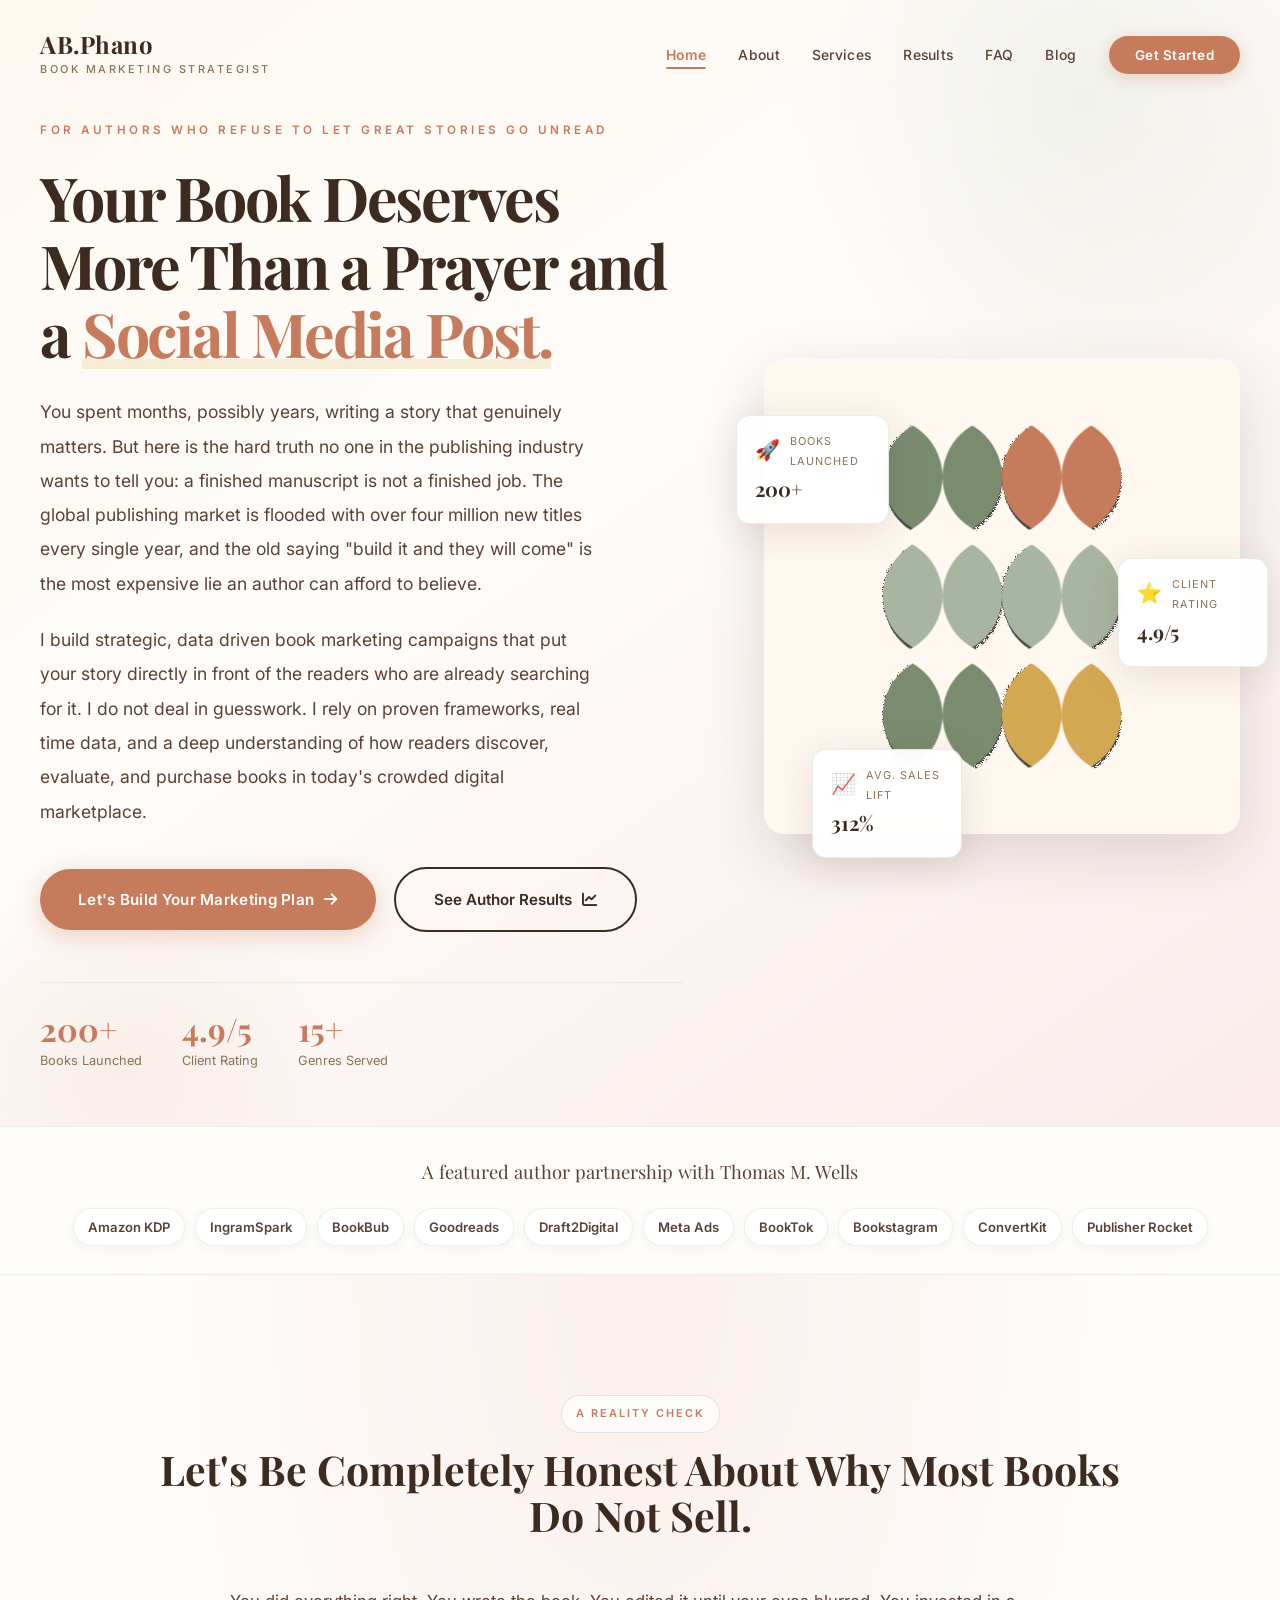
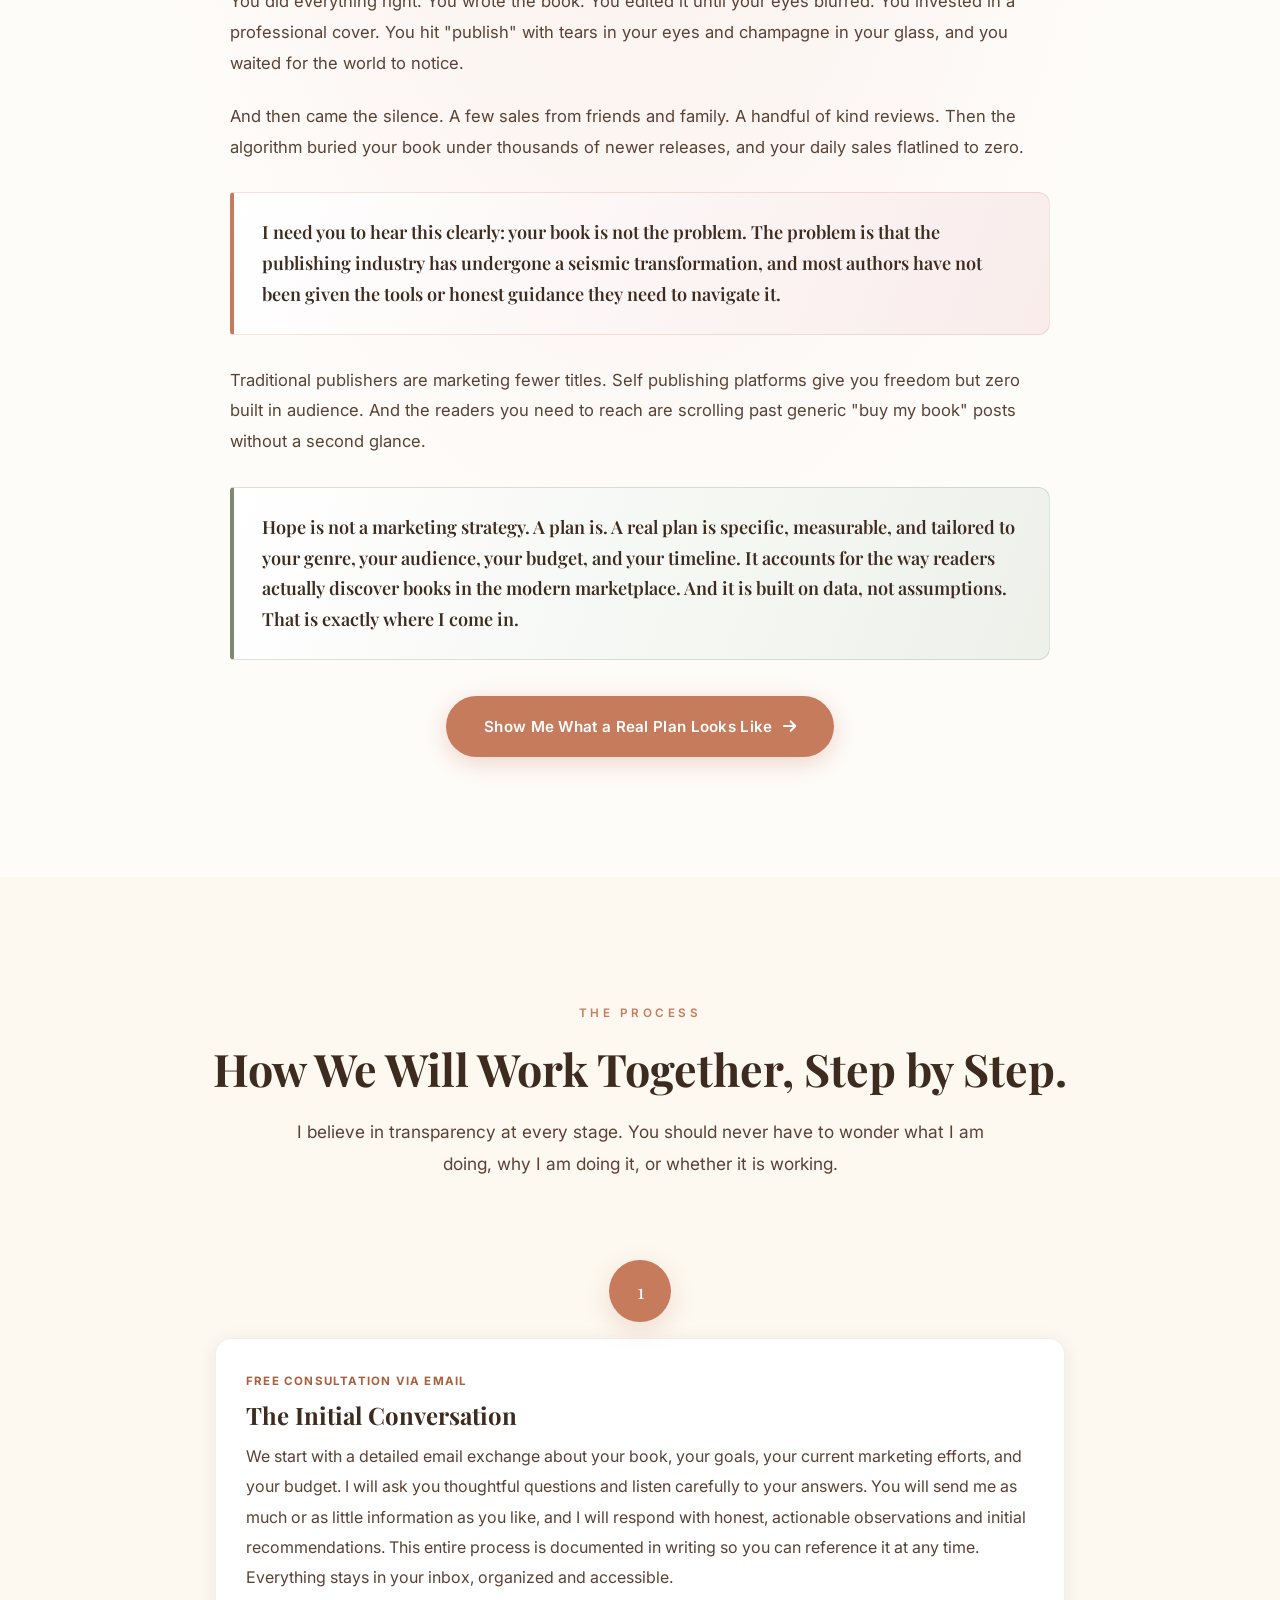
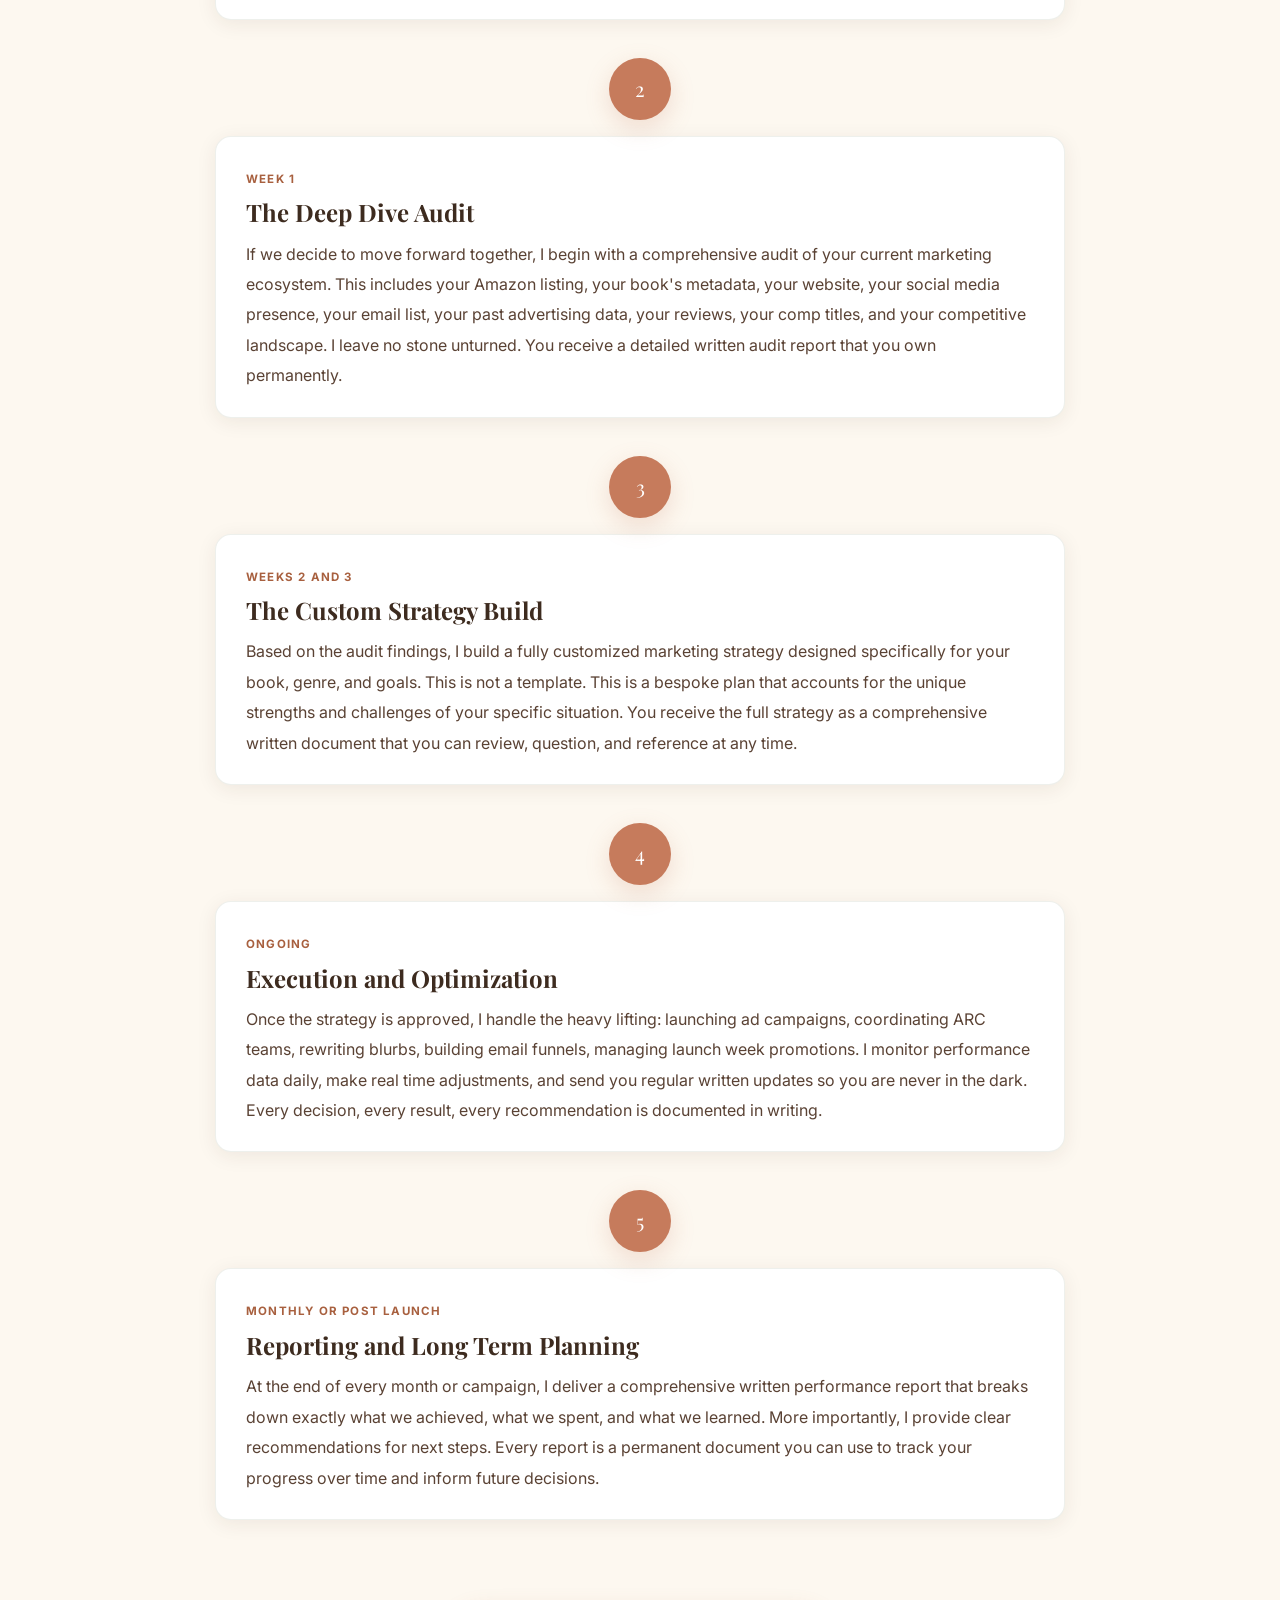
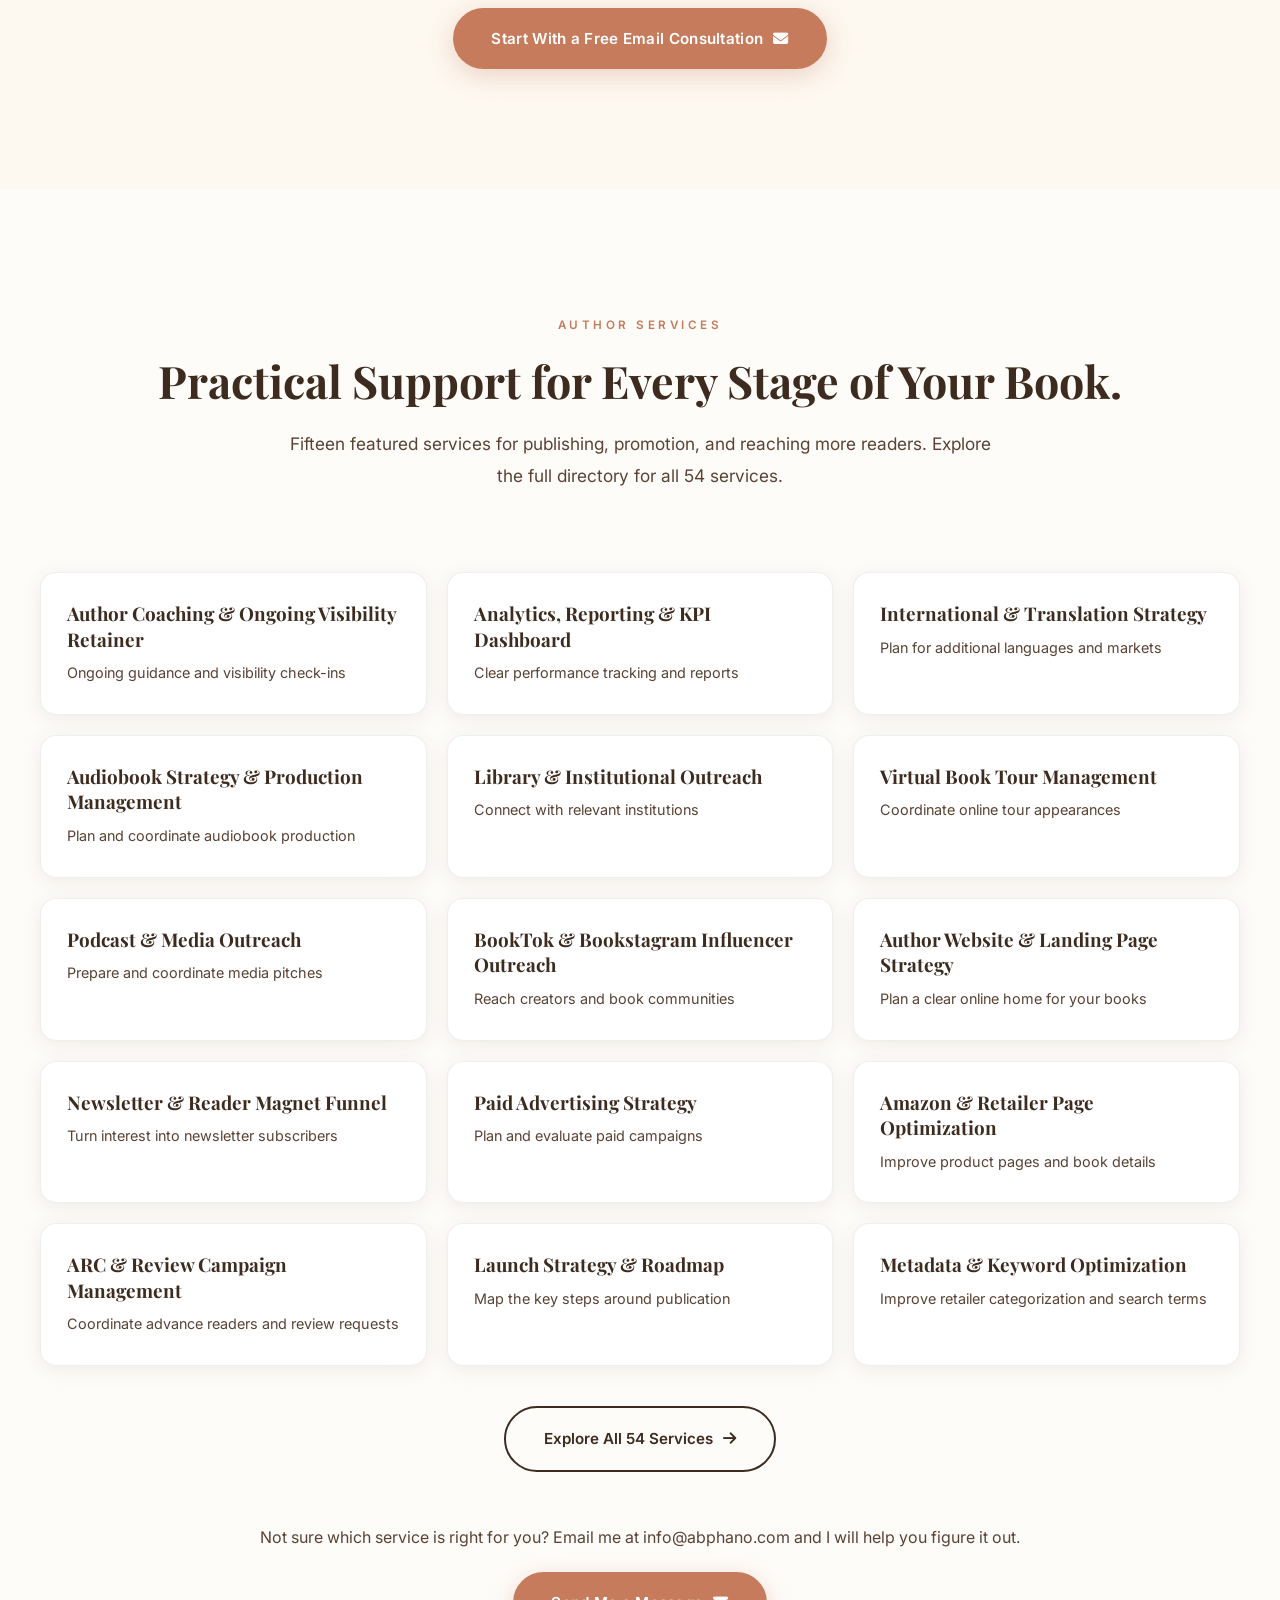
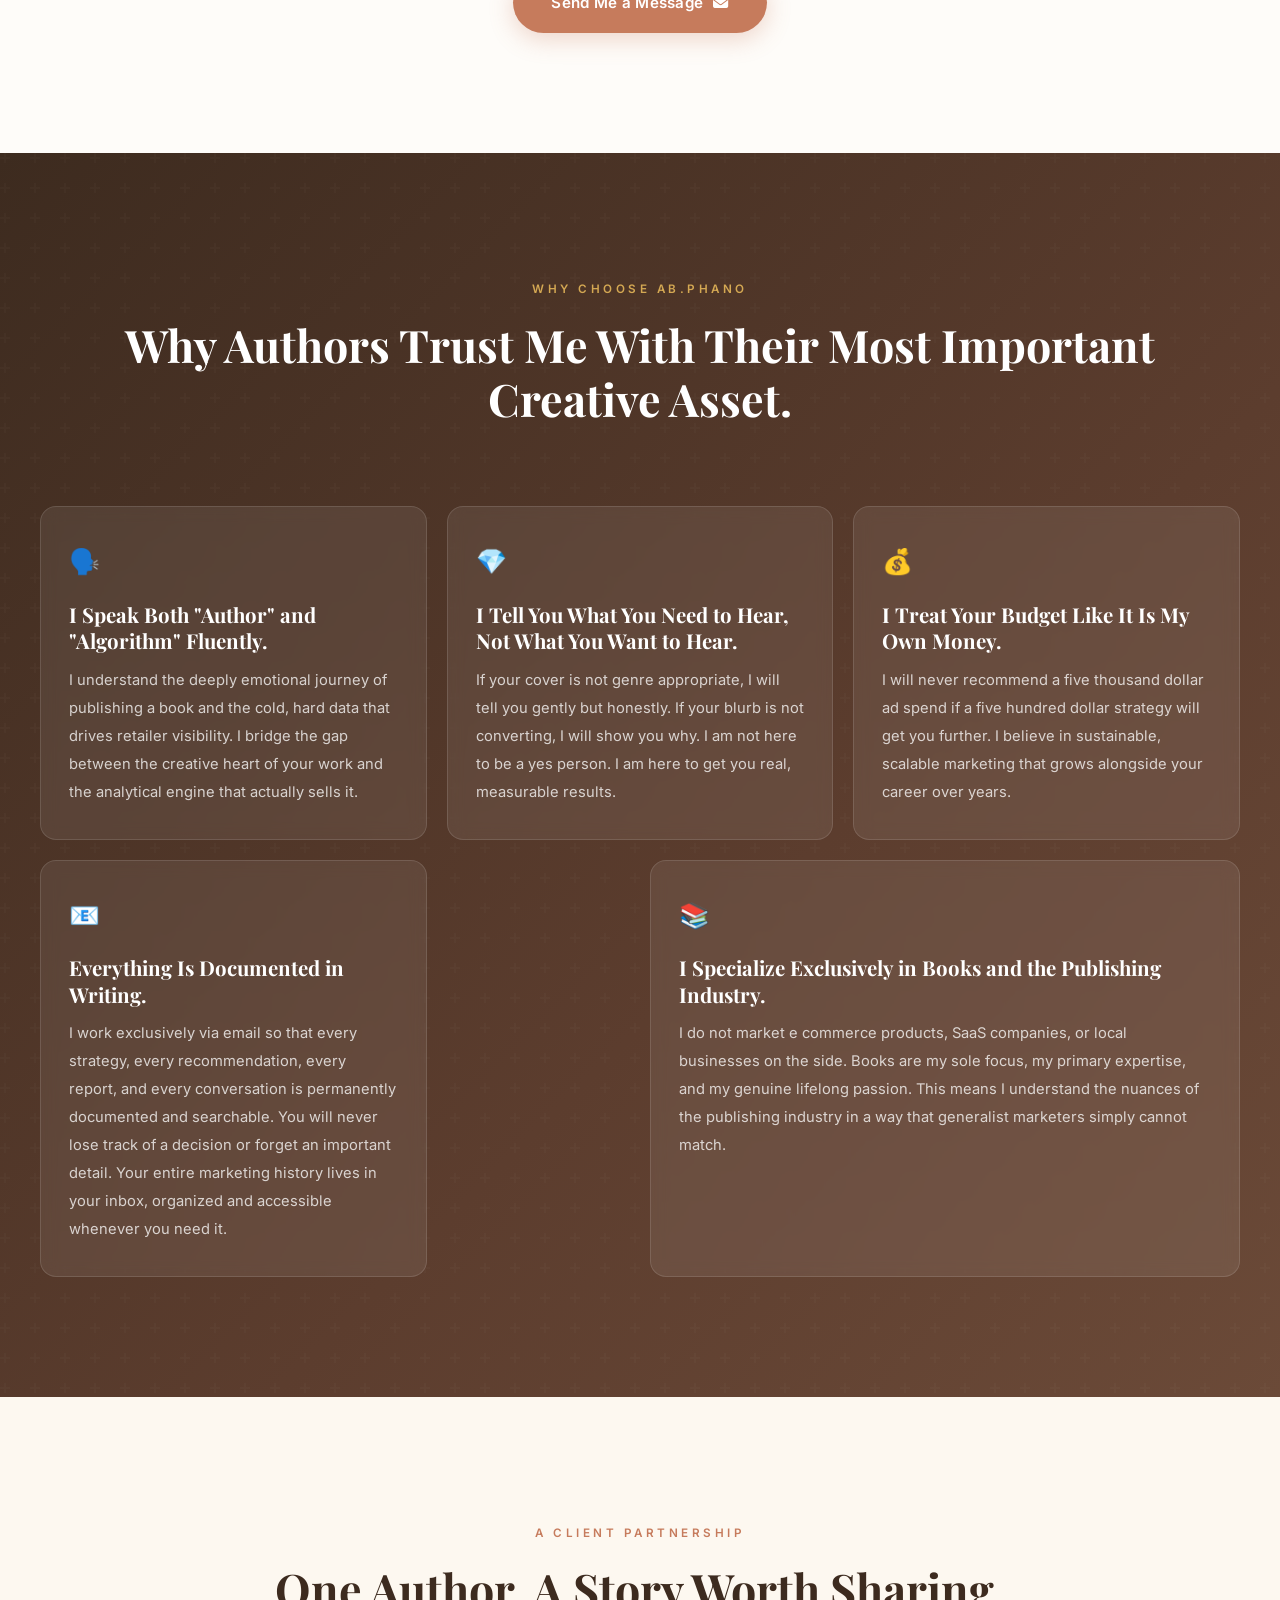
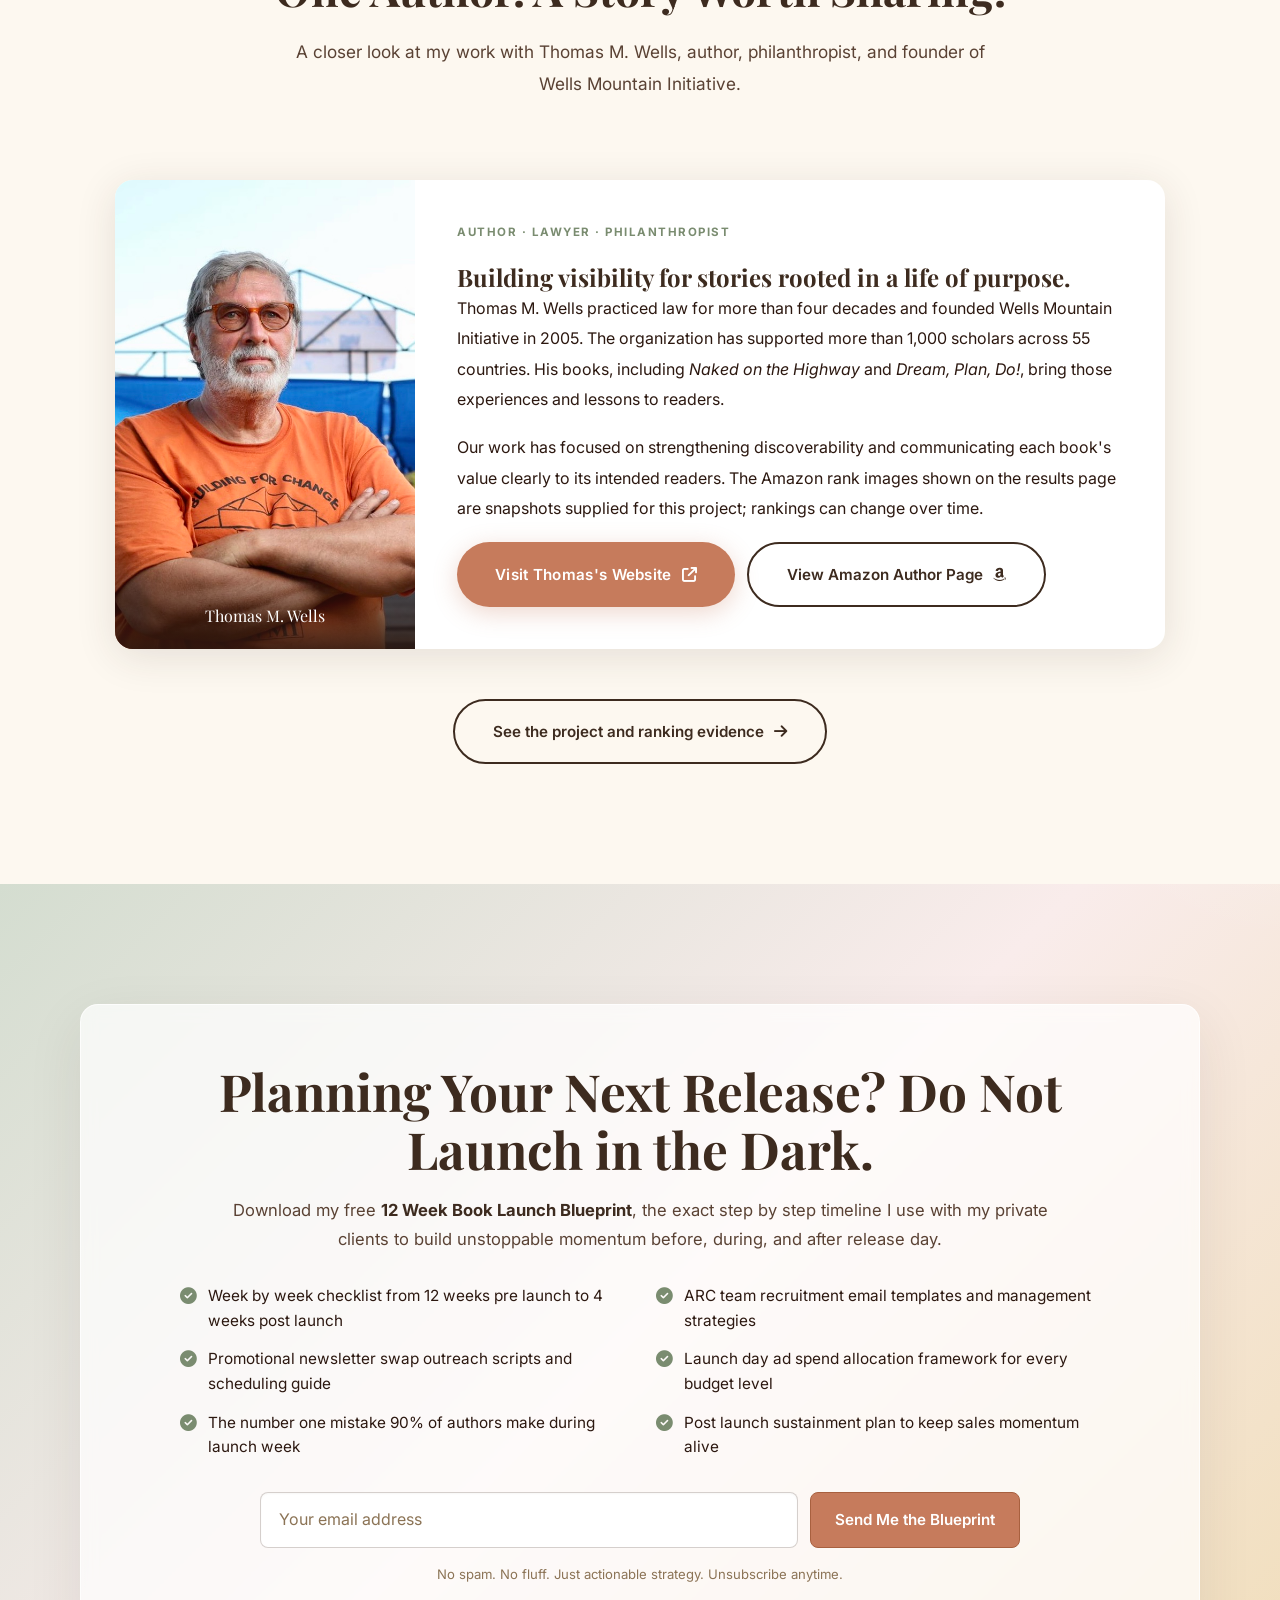
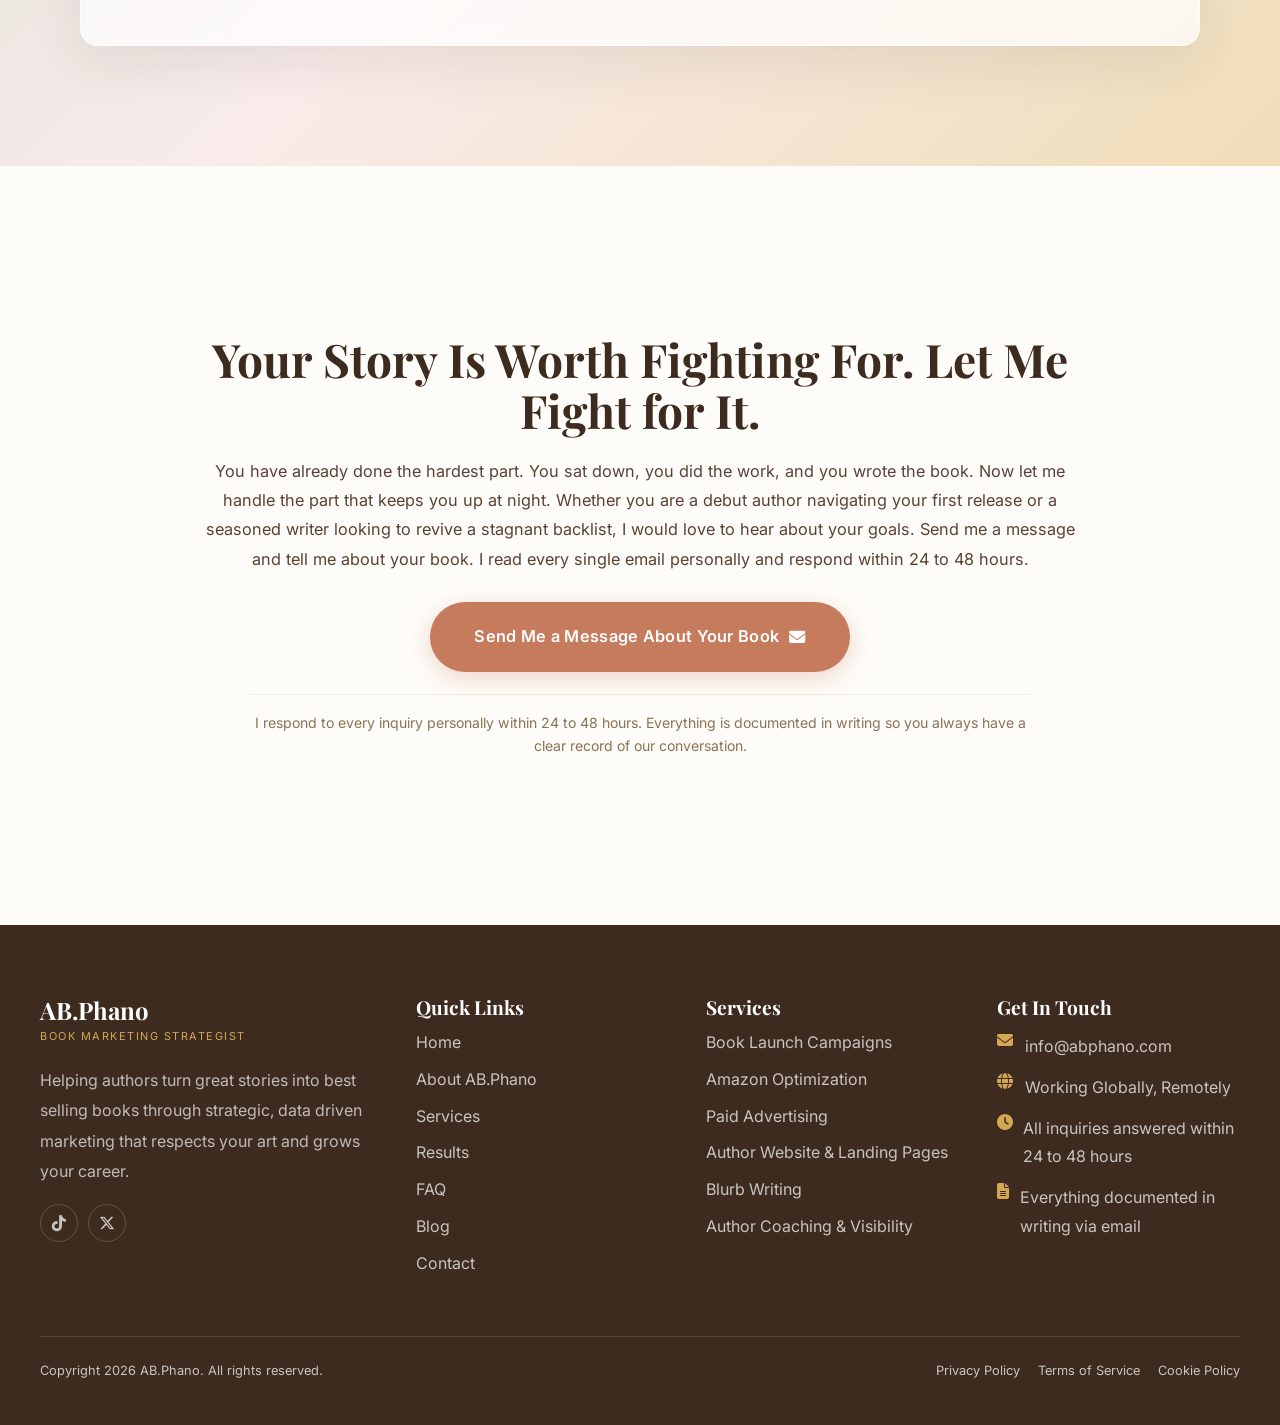
<file: index.html>
<!DOCTYPE html>
<html lang="en">
<head>
    <meta charset="UTF-8">
    <meta name="viewport" content="width=device-width, initial-scale=1.0">
    <link rel="icon" type="image/png" href="Images/AB.PHANO lo.png">
    <meta name="description" content="AB.Phano is a book marketing strategist who builds data driven campaigns to help authors find their ideal readers through launch campaigns, Amazon optimization, paid ads, and audience growth.">
    <title>AB.Phano | Book Marketing Strategist for Authors Who Mean Business</title>
        <link rel="canonical" href="https://lilygerstaecker.com/">
        <meta name="robots" content="index, follow">
        <meta name="theme-color" content="#FDF8F0">
        <meta property="og:type" content="website">
        <meta property="og:url" content="https://lilygerstaecker.com/">
        <meta property="og:title" content="AB.Phano | Book Marketing Strategist">
        <meta property="og:description" content="Data driven book marketing strategy for authors who want their stories to find the right readers.">
        <meta property="og:site_name" content="AB.Phano Book Marketing">
        <meta name="twitter:card" content="summary">
        <meta name="twitter:title" content="AB.Phano | Book Marketing Strategist">
        <meta name="twitter:description" content="Data driven book marketing strategy for authors who want their stories to find the right readers.">
        <script type="application/ld+json">
        {
            "@context": "https://schema.org",
            "@type": "ProfessionalService",
            "name": "AB.Phano Book Marketing",
            "url": "https://lilygerstaecker.com/",
            "description": "Data driven book marketing strategy and campaign management for authors.",
            "email": "info@abphano.com",
            "areaServed": "Worldwide",
            "sameAs": ["https://www.tiktok.com/@ab.phano", "https://x.com/abphano?s=11"]
        }
        </script>
    <link rel="preconnect" href="https://fonts.googleapis.com">
    <link rel="preconnect" href="https://fonts.gstatic.com" crossorigin>
    <link href="https://fonts.googleapis.com/css2?family=Playfair+Display:ital,wght@0,400;0,500;0,600;0,700;1,400;1,500&family=Inter:wght@300;400;500;600;700&family=Caveat:wght@400;500;600;700&display=swap" rel="stylesheet">
    <link rel="stylesheet" href="https://cdnjs.cloudflare.com/ajax/libs/font-awesome/6.5.0/css/all.min.css">
    <link rel="stylesheet" href="style.css">
</head>
<body>

    <a class="skip-link" href="#main-content">Skip to main content</a>

    <!-- Loading Screen -->
    <div class="loading-screen" id="loadingScreen">
        <div class="loading-icon"><i class="fas fa-book-open"></i></div>
        <div class="loading-logo">AB.Phano</div>
        <div class="loading-tagline-small">Book Marketing Strategist</div>
        <div class="loading-bar-container"><div class="loading-bar"></div></div>
        <div class="loading-message">Where great stories find their readers...</div>
    </div>

    <div class="nav-overlay" id="navOverlay"></div>

    <!-- Navigation -->
    <nav class="navbar" id="navbar">
        <div class="nav-container">
            <a href="index.html" class="nav-brand">
                <span class="nav-brand-name">AB.Phano</span>
                <span class="nav-brand-tagline">Book Marketing Strategist</span>
            </a>
            <ul class="nav-links" id="navLinks">
                <li><a href="index.html" class="active">Home</a></li>
                <li><a href="about.html">About</a></li>
                <li><a href="services.html">Services</a></li>
                <li><a href="result.html">Results</a></li>
                <li><a href="faq.html">FAQ</a></li>
                <li><a href="blog.html">Blog</a></li>
                <li><a href="contact.html" class="nav-cta-btn">Get Started</a></li>
            </ul>
            <button
                class="mobile-toggle"
                id="mobileToggle"
                type="button"
                aria-label="Toggle navigation"
                aria-expanded="false"
                aria-controls="navLinks">
                <span></span><span></span><span></span>
            </button>
        </div>
    </nav>

    <main id="main-content">

    <!-- Hero -->
    <section class="hero">
        <div class="container">
            <div class="hero-grid">
                <div class="hero-content">
                    <div class="hero-eyebrow">For Authors Who Refuse to Let Great Stories Go Unread</div>
                    <h1 class="hero-title">Your Book Deserves More Than a Prayer and a <span class="highlight">Social Media Post.</span></h1>
                    <p class="hero-description">You spent months, possibly years, writing a story that genuinely matters. But here is the hard truth no one in the publishing industry wants to tell you: a finished manuscript is not a finished job. The global publishing market is flooded with over four million new titles every single year, and the old saying "build it and they will come" is the most expensive lie an author can afford to believe.</p>
                    <p class="hero-description">I build strategic, data driven book marketing campaigns that put your story directly in front of the readers who are already searching for it. I do not deal in guesswork. I rely on proven frameworks, real time data, and a deep understanding of how readers discover, evaluate, and purchase books in today's crowded digital marketplace.</p>
                    <div class="btn-row">
                        <a href="contact.html" class="btn-primary">Let's Build Your Marketing Plan <i class="fas fa-arrow-right"></i></a>
                        <a href="result.html" class="btn-secondary">See Author Results <i class="fas fa-chart-line"></i></a>
                    </div>
                    <div class="hero-stats">
                        <div class="hero-stat">
                            <span class="hero-stat-value">200+</span>
                            <span class="hero-stat-label">Books Launched</span>
                        </div>
                        <div class="hero-stat">
                            <span class="hero-stat-value">4.9/5</span>
                            <span class="hero-stat-label">Client Rating</span>
                        </div>
                        <div class="hero-stat">
                            <span class="hero-stat-value">15+</span>
                            <span class="hero-stat-label">Genres Served</span>
                        </div>
                    </div>
                </div>
                <div class="hero-visual">
                    <div class="hero-image-wrapper">
                        <div class="hero-animation-frame">
                            <svg class="hero-brand-animation" id="heroBrandAnimation" viewBox="0 0 800 800" role="img" aria-label="Colorful animated geometric pattern">
                                <filter id="heroShadowFilter">
                                    <feTurbulence baseFrequency="0.6" seed="1" />
                                    <feDisplacementMap in="SourceGraphic" scale="15" />
                                </filter>
                                <mask id="heroCircleMask" fill="#fff">
                                    <circle /><circle /><circle /><circle /><circle /><circle /><circle /><circle /><circle />
                                </mask>
                                <g id="heroMaskedGroup" mask="url(#heroCircleMask)">
                                    <g class="hero-animation-bg">
                                        <circle fill="#C67B5C" /><circle fill="#C67B5C" /><circle fill="#A8B5A0" />
                                        <circle fill="#E5B8B5" /><circle fill="#D4A853" /><circle fill="#7A8C70" />
                                        <circle fill="#D4A853" /><circle fill="#C67B5C" /><circle fill="#E5B8B5" />
                                    </g>
                                    <g class="hero-animation-fg">
                                        <circle fill="#7A8C70" cx="300" cy="0" />
                                        <circle fill="#D4A853" cx="500" cy="200" />
                                        <circle fill="#A8B5A0" cx="300" cy="200" />
                                        <circle fill="#C67B5C" cx="500" cy="400" />
                                        <circle fill="#7A8C70" cx="300" cy="400" />
                                        <circle fill="#A8B5A0" cx="500" cy="600" />
                                        <circle fill="#E5B8B5" cx="300" cy="600" />
                                        <circle fill="#D4A853" cx="500" cy="800" />
                                    </g>
                                </g>
                            </svg>
                        </div>
                        <div class="hero-floating-card card-1">
                            <div class="card-icon">🚀</div>
                            <div class="card-label">Books Launched</div>
                            <div class="card-value">200+</div>
                        </div>
                        <div class="hero-floating-card card-2">
                            <div class="card-icon">⭐</div>
                            <div class="card-label">Client Rating</div>
                            <div class="card-value">4.9/5</div>
                        </div>
                        <div class="hero-floating-card card-3">
                            <div class="card-icon">📈</div>
                            <div class="card-label">Avg. Sales Lift</div>
                            <div class="card-value">312%</div>
                        </div>
                    </div>
                </div>
            </div>
        </div>
    </section>

    <!-- Trust Bar -->
    <section class="trust-bar reveal">
        <div class="container">
            <p class="trust-bar-text">A featured author partnership with Thomas M. Wells</p>
            <div class="trust-bar-logos">
                <span>Amazon KDP</span><span>IngramSpark</span><span>BookBub</span><span>Goodreads</span><span>Draft2Digital</span><span>Meta Ads</span><span>BookTok</span><span>Bookstagram</span><span>ConvertKit</span><span>Publisher Rocket</span>
            </div>
        </div>
    </section>

    <!-- Hard Truth -->
    <section class="section reality-check-section">
        <div class="container">
            <div class="section-header reveal">
                <div class="section-eyebrow">A Reality Check</div>
                <h2 class="section-title">Let's Be Completely Honest About Why Most Books Do Not Sell.</h2>
                <div class="section-divider"></div>
            </div>
            <div class="content-block">
                <p class="reveal">You did everything right. You wrote the book. You edited it until your eyes blurred. You invested in a professional cover. You hit "publish" with tears in your eyes and champagne in your glass, and you waited for the world to notice.</p>
                <p class="reveal">And then came the silence. A few sales from friends and family. A handful of kind reviews. Then the algorithm buried your book under thousands of newer releases, and your daily sales flatlined to zero.</p>
                <div class="highlight-box reveal">I need you to hear this clearly: your book is not the problem. The problem is that the publishing industry has undergone a seismic transformation, and most authors have not been given the tools or honest guidance they need to navigate it.</div>
                <p class="reveal">Traditional publishers are marketing fewer titles. Self publishing platforms give you freedom but zero built in audience. And the readers you need to reach are scrolling past generic "buy my book" posts without a second glance.</p>
                <div class="highlight-box highlight-box-sage reveal">Hope is not a marketing strategy. A plan is. A real plan is specific, measurable, and tailored to your genre, your audience, your budget, and your timeline. It accounts for the way readers actually discover books in the modern marketplace. And it is built on data, not assumptions. That is exactly where I come in.</div>
                <div class="text-center mt-50 reveal">
                    <a href="services.html" class="btn-primary">Show Me What a Real Plan Looks Like <i class="fas fa-arrow-right"></i></a>
                </div>
            </div>
        </div>
    </section>

    <!-- Process -->
    <section class="section section-alt">
        <div class="container">
            <div class="section-header reveal">
                <div class="section-eyebrow">The Process</div>
                <h2 class="section-title">How We Will Work Together, Step by Step.</h2>
                <p class="section-subtitle">I believe in transparency at every stage. You should never have to wonder what I am doing, why I am doing it, or whether it is working.</p>
                <div class="section-divider"></div>
            </div>
            <div class="process-timeline">
                <div class="process-step reveal">
                    <div class="step-number">1</div>
                    <div class="step-content">
                        <span class="step-tag">Free Consultation via Email</span>
                        <h3>The Initial Conversation</h3>
                        <p>We start with a detailed email exchange about your book, your goals, your current marketing efforts, and your budget. I will ask you thoughtful questions and listen carefully to your answers. You will send me as much or as little information as you like, and I will respond with honest, actionable observations and initial recommendations. This entire process is documented in writing so you can reference it at any time. Everything stays in your inbox, organized and accessible.</p>
                    </div>
                </div>
                <div class="process-step reveal">
                    <div class="step-number">2</div>
                    <div class="step-content">
                        <span class="step-tag">Week 1</span>
                        <h3>The Deep Dive Audit</h3>
                        <p>If we decide to move forward together, I begin with a comprehensive audit of your current marketing ecosystem. This includes your Amazon listing, your book's metadata, your website, your social media presence, your email list, your past advertising data, your reviews, your comp titles, and your competitive landscape. I leave no stone unturned. You receive a detailed written audit report that you own permanently.</p>
                    </div>
                </div>
                <div class="process-step reveal">
                    <div class="step-number">3</div>
                    <div class="step-content">
                        <span class="step-tag">Weeks 2 and 3</span>
                        <h3>The Custom Strategy Build</h3>
                        <p>Based on the audit findings, I build a fully customized marketing strategy designed specifically for your book, genre, and goals. This is not a template. This is a bespoke plan that accounts for the unique strengths and challenges of your specific situation. You receive the full strategy as a comprehensive written document that you can review, question, and reference at any time.</p>
                    </div>
                </div>
                <div class="process-step reveal">
                    <div class="step-number">4</div>
                    <div class="step-content">
                        <span class="step-tag">Ongoing</span>
                        <h3>Execution and Optimization</h3>
                        <p>Once the strategy is approved, I handle the heavy lifting: launching ad campaigns, coordinating ARC teams, rewriting blurbs, building email funnels, managing launch week promotions. I monitor performance data daily, make real time adjustments, and send you regular written updates so you are never in the dark. Every decision, every result, every recommendation is documented in writing.</p>
                    </div>
                </div>
                <div class="process-step reveal">
                    <div class="step-number">5</div>
                    <div class="step-content">
                        <span class="step-tag">Monthly or Post Launch</span>
                        <h3>Reporting and Long Term Planning</h3>
                        <p>At the end of every month or campaign, I deliver a comprehensive written performance report that breaks down exactly what we achieved, what we spent, and what we learned. More importantly, I provide clear recommendations for next steps. Every report is a permanent document you can use to track your progress over time and inform future decisions.</p>
                    </div>
                </div>
            </div>
            <div class="text-center mt-50 reveal">
                <a href="contact.html" class="btn-primary">Start With a Free Email Consultation <i class="fas fa-envelope"></i></a>
            </div>
        </div>
    </section>

    <!-- Services Overview -->
    <section class="section">
        <div class="container">
            <div class="section-header reveal">
                <div class="section-eyebrow">Author Services</div>
                <h2 class="section-title">Practical Support for Every Stage of Your Book.</h2>
                <p class="section-subtitle">Fifteen featured services for publishing, promotion, and reaching more readers. Explore the full directory for all 54 services.</p>
                <div class="section-divider"></div>
            </div>
            <div class="services-grid">
                <a class="service-card service-quick-link reveal" href="services.html#author-coaching"><h3>Author Coaching &amp; Ongoing Visibility Retainer</h3><span>Ongoing guidance and visibility check-ins</span></a>
                <a class="service-card service-quick-link reveal" href="services.html#analytics-reporting"><h3>Analytics, Reporting &amp; KPI Dashboard</h3><span>Clear performance tracking and reports</span></a>
                <a class="service-card service-quick-link reveal" href="services.html#international-translation"><h3>International &amp; Translation Strategy</h3><span>Plan for additional languages and markets</span></a>
                <a class="service-card service-quick-link reveal" href="services.html#audiobook-production"><h3>Audiobook Strategy &amp; Production Management</h3><span>Plan and coordinate audiobook production</span></a>
                <a class="service-card service-quick-link reveal" href="services.html#library-outreach"><h3>Library &amp; Institutional Outreach</h3><span>Connect with relevant institutions</span></a>
                <a class="service-card service-quick-link reveal" href="services.html#virtual-book-tours"><h3>Virtual Book Tour Management</h3><span>Coordinate online tour appearances</span></a>
                <a class="service-card service-quick-link reveal" href="services.html#podcast-media"><h3>Podcast &amp; Media Outreach</h3><span>Prepare and coordinate media pitches</span></a>
                <a class="service-card service-quick-link reveal" href="services.html#influencer-outreach"><h3>BookTok &amp; Bookstagram Influencer Outreach</h3><span>Reach creators and book communities</span></a>
                <a class="service-card service-quick-link reveal" href="services.html#website-landing-pages"><h3>Author Website &amp; Landing Page Strategy</h3><span>Plan a clear online home for your books</span></a>
                <a class="service-card service-quick-link reveal" href="services.html#newsletter-reader-magnet"><h3>Newsletter &amp; Reader Magnet Funnel</h3><span>Turn interest into newsletter subscribers</span></a>
                <a class="service-card service-quick-link reveal" href="services.html#paid-advertising"><h3>Paid Advertising Strategy</h3><span>Plan and evaluate paid campaigns</span></a>
                <a class="service-card service-quick-link reveal" href="services.html#retailer-pages"><h3>Amazon &amp; Retailer Page Optimization</h3><span>Improve product pages and book details</span></a>
                <a class="service-card service-quick-link reveal" href="services.html#arc-review-campaigns"><h3>ARC &amp; Review Campaign Management</h3><span>Coordinate advance readers and review requests</span></a>
                <a class="service-card service-quick-link reveal" href="services.html#launch-roadmap"><h3>Launch Strategy &amp; Roadmap</h3><span>Map the key steps around publication</span></a>
                <a class="service-card service-quick-link reveal" href="services.html#metadata-keywords"><h3>Metadata &amp; Keyword Optimization</h3><span>Improve retailer categorization and search terms</span></a>
            </div>
            <div class="text-center mt-40 reveal">
                <a href="services.html" class="btn-secondary">Explore All 54 Services <i class="fas fa-arrow-right"></i></a>
            </div>
            <div class="text-center mt-50 reveal">
                <p class="mb-20" style="color: var(--text-medium);">Not sure which service is right for you? Email me at info@abphano.com and I will help you figure it out.</p>
                <a href="contact.html" class="btn-primary">Send Me a Message <i class="fas fa-envelope"></i></a>
            </div>
        </div>
    </section>

    <!-- Why Work With Me -->
    <section class="section section-dark">
        <div class="container">
            <div class="section-header reveal">
                <div class="section-eyebrow">Why Choose AB.Phano</div>
                <h2 class="section-title">Why Authors Trust Me With Their Most Important Creative Asset.</h2>
                <div class="section-divider"></div>
            </div>
            <div class="why-grid">
                <div class="why-card reveal reveal-delay-1">
                    <span class="why-card-icon">🗣️</span>
                    <h3>I Speak Both "Author" and "Algorithm" Fluently.</h3>
                    <p>I understand the deeply emotional journey of publishing a book and the cold, hard data that drives retailer visibility. I bridge the gap between the creative heart of your work and the analytical engine that actually sells it.</p>
                </div>
                <div class="why-card reveal reveal-delay-2">
                    <span class="why-card-icon">💎</span>
                    <h3>I Tell You What You Need to Hear, Not What You Want to Hear.</h3>
                    <p>If your cover is not genre appropriate, I will tell you gently but honestly. If your blurb is not converting, I will show you why. I am not here to be a yes person. I am here to get you real, measurable results.</p>
                </div>
                <div class="why-card reveal reveal-delay-3">
                    <span class="why-card-icon">💰</span>
                    <h3>I Treat Your Budget Like It Is My Own Money.</h3>
                    <p>I will never recommend a five thousand dollar ad spend if a five hundred dollar strategy will get you further. I believe in sustainable, scalable marketing that grows alongside your career over years.</p>
                </div>
                <div class="why-card reveal reveal-delay-4">
                    <span class="why-card-icon">📧</span>
                    <h3>Everything Is Documented in Writing.</h3>
                    <p>I work exclusively via email so that every strategy, every recommendation, every report, and every conversation is permanently documented and searchable. You will never lose track of a decision or forget an important detail. Your entire marketing history lives in your inbox, organized and accessible whenever you need it.</p>
                </div>
                <div class="why-card span-2 reveal reveal-delay-5">
                    <span class="why-card-icon">📚</span>
                    <h3>I Specialize Exclusively in Books and the Publishing Industry.</h3>
                    <p>I do not market e commerce products, SaaS companies, or local businesses on the side. Books are my sole focus, my primary expertise, and my genuine lifelong passion. This means I understand the nuances of the publishing industry in a way that generalist marketers simply cannot match.</p>
                </div>
            </div>
        </div>
    </section>

    <!-- Featured Author Partnership -->
    <section class="section section-alt">
        <div class="container">
            <div class="section-header reveal">
                <div class="section-eyebrow">A Client Partnership</div>
                <h2 class="section-title">One Author. A Story Worth Sharing.</h2>
                <p class="section-subtitle">A closer look at my work with Thomas M. Wells, author, philanthropist, and founder of Wells Mountain Initiative.</p>
                <div class="section-divider"></div>
            </div>
            <article class="client-feature reveal">
                <div class="client-feature-portrait">
                    <img src="Images/Author%20Thomas%20Wells.jpg" alt="Author Thomas M. Wells" loading="lazy">
                    <span>Thomas M. Wells</span>
                </div>
                <div class="client-feature-content">
                    <p class="client-feature-kicker">Author · Lawyer · Philanthropist</p>
                    <h3>Building visibility for stories rooted in a life of purpose.</h3>
                    <p>Thomas M. Wells practiced law for more than four decades and founded Wells Mountain Initiative in 2005. The organization has supported more than 1,000 scholars across 55 countries. His books, including <em>Naked on the Highway</em> and <em>Dream, Plan, Do!</em>, bring those experiences and lessons to readers.</p>
                    <p>Our work has focused on strengthening discoverability and communicating each book's value clearly to its intended readers. The Amazon rank images shown on the results page are snapshots supplied for this project; rankings can change over time.</p>
                    <div class="client-feature-links">
                        <a class="btn-primary" href="https://www.wellsonthehighway.com/" target="_blank" rel="noopener noreferrer">Visit Thomas's Website <i class="fas fa-arrow-up-right-from-square"></i></a>
                        <a class="btn-secondary" href="https://www.amazon.com/stores/Thomas-M.-Wells/author/B0FLBHDS58" target="_blank" rel="noopener noreferrer">View Amazon Author Page <i class="fab fa-amazon"></i></a>
                    </div>
                </div>
            </article>
            <div class="text-center mt-50 reveal">
                <a href="result.html" class="btn-secondary">See the project and ranking evidence <i class="fas fa-arrow-right"></i></a>
            </div>
        </div>
    </section>

    <!-- Lead Magnet -->
    <section class="section section-gradient">
        <div class="container">
            <div class="lead-magnet-container reveal">
                <h2>Planning Your Next Release? Do Not Launch in the Dark.</h2>
                <p class="subtitle">Download my free <strong>12 Week Book Launch Blueprint</strong>, the exact step by step timeline I use with my private clients to build unstoppable momentum before, during, and after release day.</p>
                <ul class="lead-magnet-features">
                    <li><i class="fas fa-check-circle"></i> Week by week checklist from 12 weeks pre launch to 4 weeks post launch</li>
                    <li><i class="fas fa-check-circle"></i> ARC team recruitment email templates and management strategies</li>
                    <li><i class="fas fa-check-circle"></i> Promotional newsletter swap outreach scripts and scheduling guide</li>
                    <li><i class="fas fa-check-circle"></i> Launch day ad spend allocation framework for every budget level</li>
                    <li><i class="fas fa-check-circle"></i> The number one mistake 90% of authors make during launch week</li>
                    <li><i class="fas fa-check-circle"></i> Post launch sustainment plan to keep sales momentum alive</li>
                </ul>
                <form class="email-form" id="leadMagnetForm" action="https://formspree.io/f/xnpqgqkl" method="POST">
                    <input type="email" name="email" placeholder="Your email address" required aria-label="Email address">
                    <button type="submit">Send Me the Blueprint</button>
                </form>
                <p class="form-disclaimer">No spam. No fluff. Just actionable strategy. Unsubscribe anytime.</p>
            </div>
        </div>
    </section>

    <!-- Final CTA -->
    <section class="section">
        <div class="container">
            <div class="final-cta-container reveal">
                <h2>Your Story Is Worth Fighting For. Let Me Fight for It.</h2>
                <p>You have already done the hardest part. You sat down, you did the work, and you wrote the book. Now let me handle the part that keeps you up at night. Whether you are a debut author navigating your first release or a seasoned writer looking to revive a stagnant backlist, I would love to hear about your goals. Send me a message and tell me about your book. I read every single email personally and respond within 24 to 48 hours.</p>
                <a href="contact.html" class="btn-primary btn-primary-lg">Send Me a Message About Your Book <i class="fas fa-envelope"></i></a>
                <p class="supporting-text">I respond to every inquiry personally within 24 to 48 hours. Everything is documented in writing so you always have a clear record of our conversation.</p>
            </div>
        </div>
    </section>

    <!-- Footer -->
    </main>

    <footer class="footer">
        <div class="container">
            <div class="footer-grid">
                <div class="footer-brand">
                    <h3>AB.Phano</h3>
                    <p class="tagline">Book Marketing Strategist</p>
                    <p>Helping authors turn great stories into best selling books through strategic, data driven marketing that respects your art and grows your career.</p>
                    <div class="footer-social">
                        <a href="https://www.tiktok.com/@ab.phano" aria-label="TikTok: @ab.phano"><i class="fab fa-tiktok"></i></a>
                        <a href="https://x.com/abphano?s=11" aria-label="X: @abphano"><i class="fab fa-x-twitter"></i></a>
                    </div>
                </div>
                <div>
                    <h4>Quick Links</h4>
                    <ul class="footer-links">
                        <li><a href="index.html">Home</a></li>
                        <li><a href="about.html">About AB.Phano</a></li>
                        <li><a href="services.html">Services</a></li>
                        <li><a href="result.html">Results</a></li>
                        <li><a href="faq.html">FAQ</a></li>
                        <li><a href="blog.html">Blog</a></li>
                        <li><a href="contact.html">Contact</a></li>
                    </ul>
                </div>
                <div>
                    <h4>Services</h4>
                    <ul class="footer-links">
                        <li><a href="services.html#launch">Book Launch Campaigns</a></li>
                        <li><a href="services.html#metadata">Amazon Optimization</a></li>
                        <li><a href="services.html#advertising">Paid Advertising</a></li>
                        <li><a href="services.html#website-landing-pages">Author Website &amp; Landing Pages</a></li>
                        <li><a href="services.html#blurb">Blurb Writing</a></li>
                        <li><a href="services.html#author-coaching">Author Coaching &amp; Visibility</a></li>
                    </ul>
                </div>
                <div>
                    <h4>Get In Touch</h4>
                    <div class="footer-contact-item"><i class="fas fa-envelope"></i><span>info@abphano.com</span></div>
                    <div class="footer-contact-item"><i class="fas fa-globe"></i><span>Working Globally, Remotely</span></div>
                    <div class="footer-contact-item"><i class="fas fa-clock"></i><span>All inquiries answered within 24 to 48 hours</span></div>
                    <div class="footer-contact-item"><i class="fas fa-file-alt"></i><span>Everything documented in writing via email</span></div>
                </div>
            </div>
            <div class="footer-bottom">
                <p>Copyright <span class="current-year">2025</span> AB.Phano. All rights reserved.</p>
                <div class="footer-bottom-links">
                    <a href="privacy-policy.html">Privacy Policy</a>
                    <a href="terms-of-service.html">Terms of Service</a>
                    <a href="cookie-policy.html">Cookie Policy</a>
                </div>
            </div>
        </div>
    </footer>

    <button class="back-to-top" id="backToTop" aria-label="Back to top"><i class="fas fa-arrow-up"></i></button>
    <script src="https://cdnjs.cloudflare.com/ajax/libs/gsap/3.12.5/gsap.min.js" defer></script>
    <script src="script.js" defer></script>
    <script>
      document.addEventListener("DOMContentLoaded", () => {
        const yearEl = document.querySelector(".current-year");
        if (yearEl) {
          yearEl.textContent = new Date().getFullYear();
        }
      });
    </script>
</body>
</html>
</file>
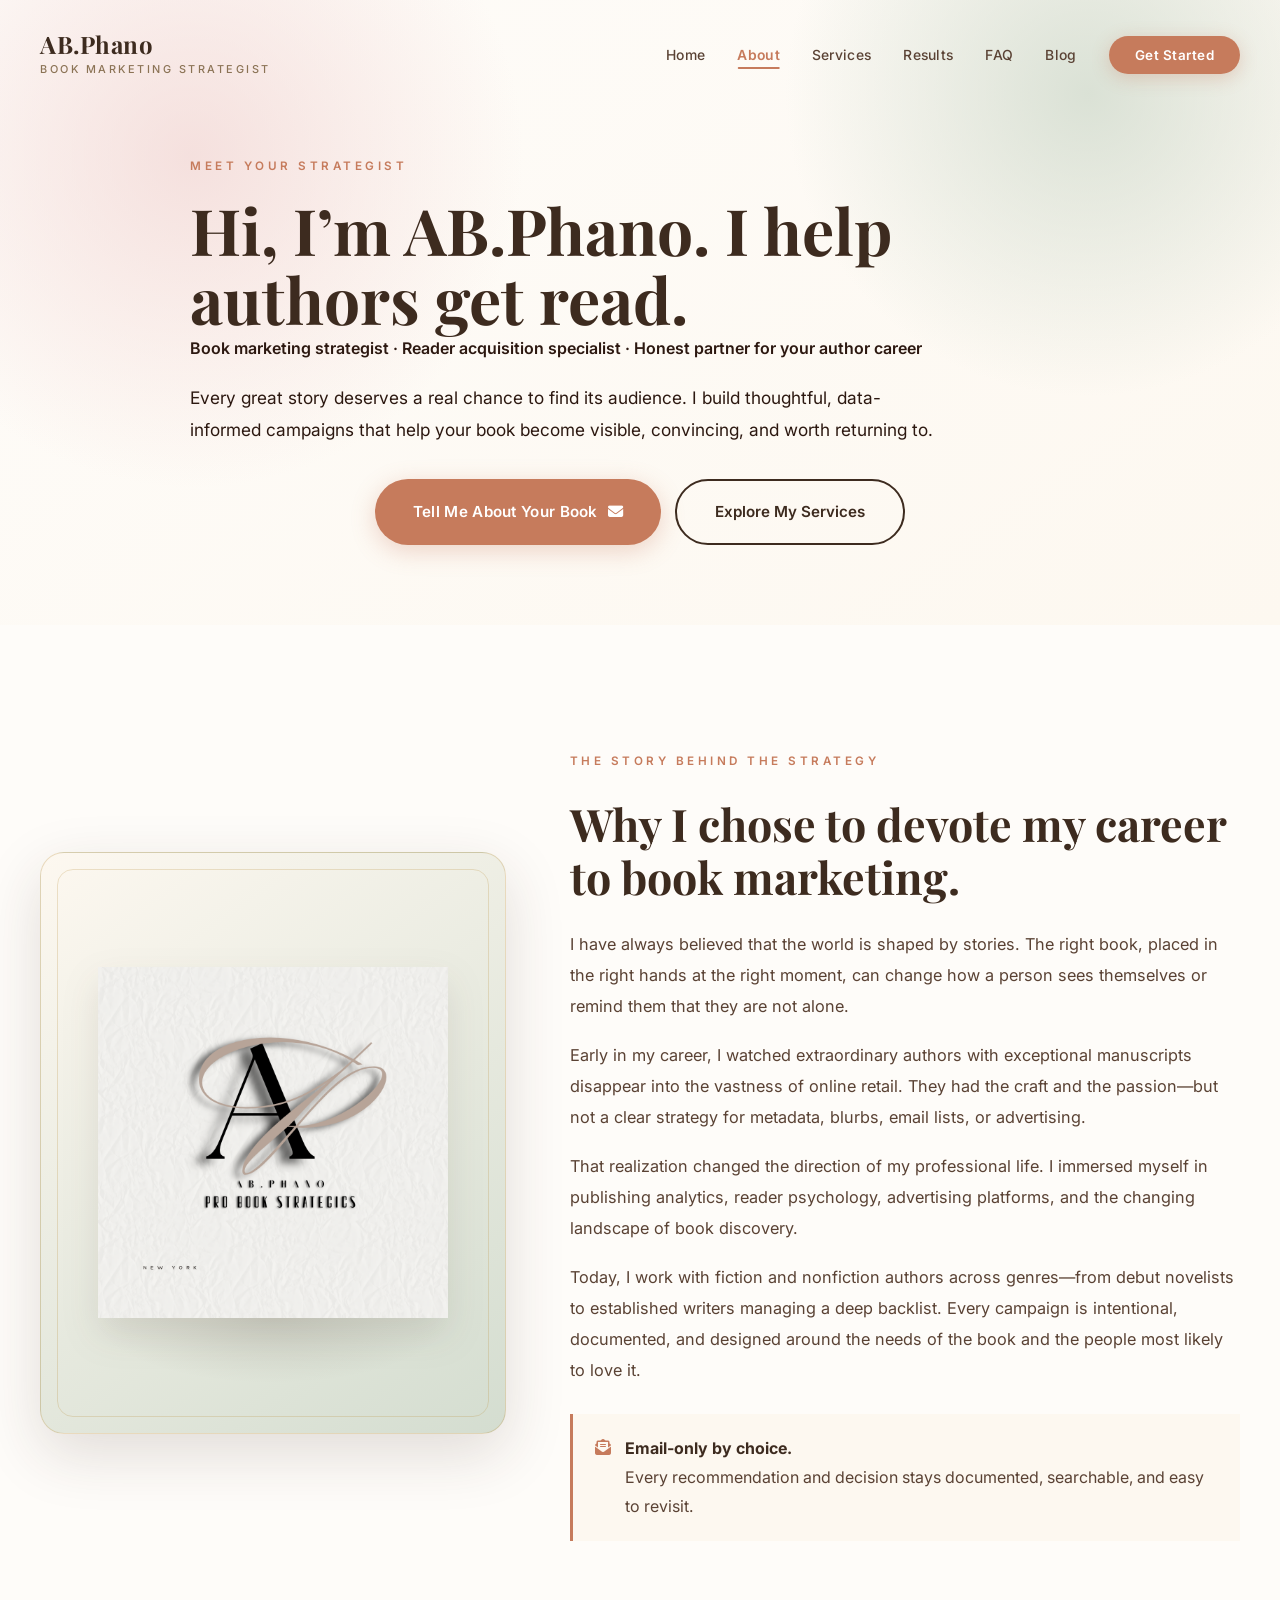
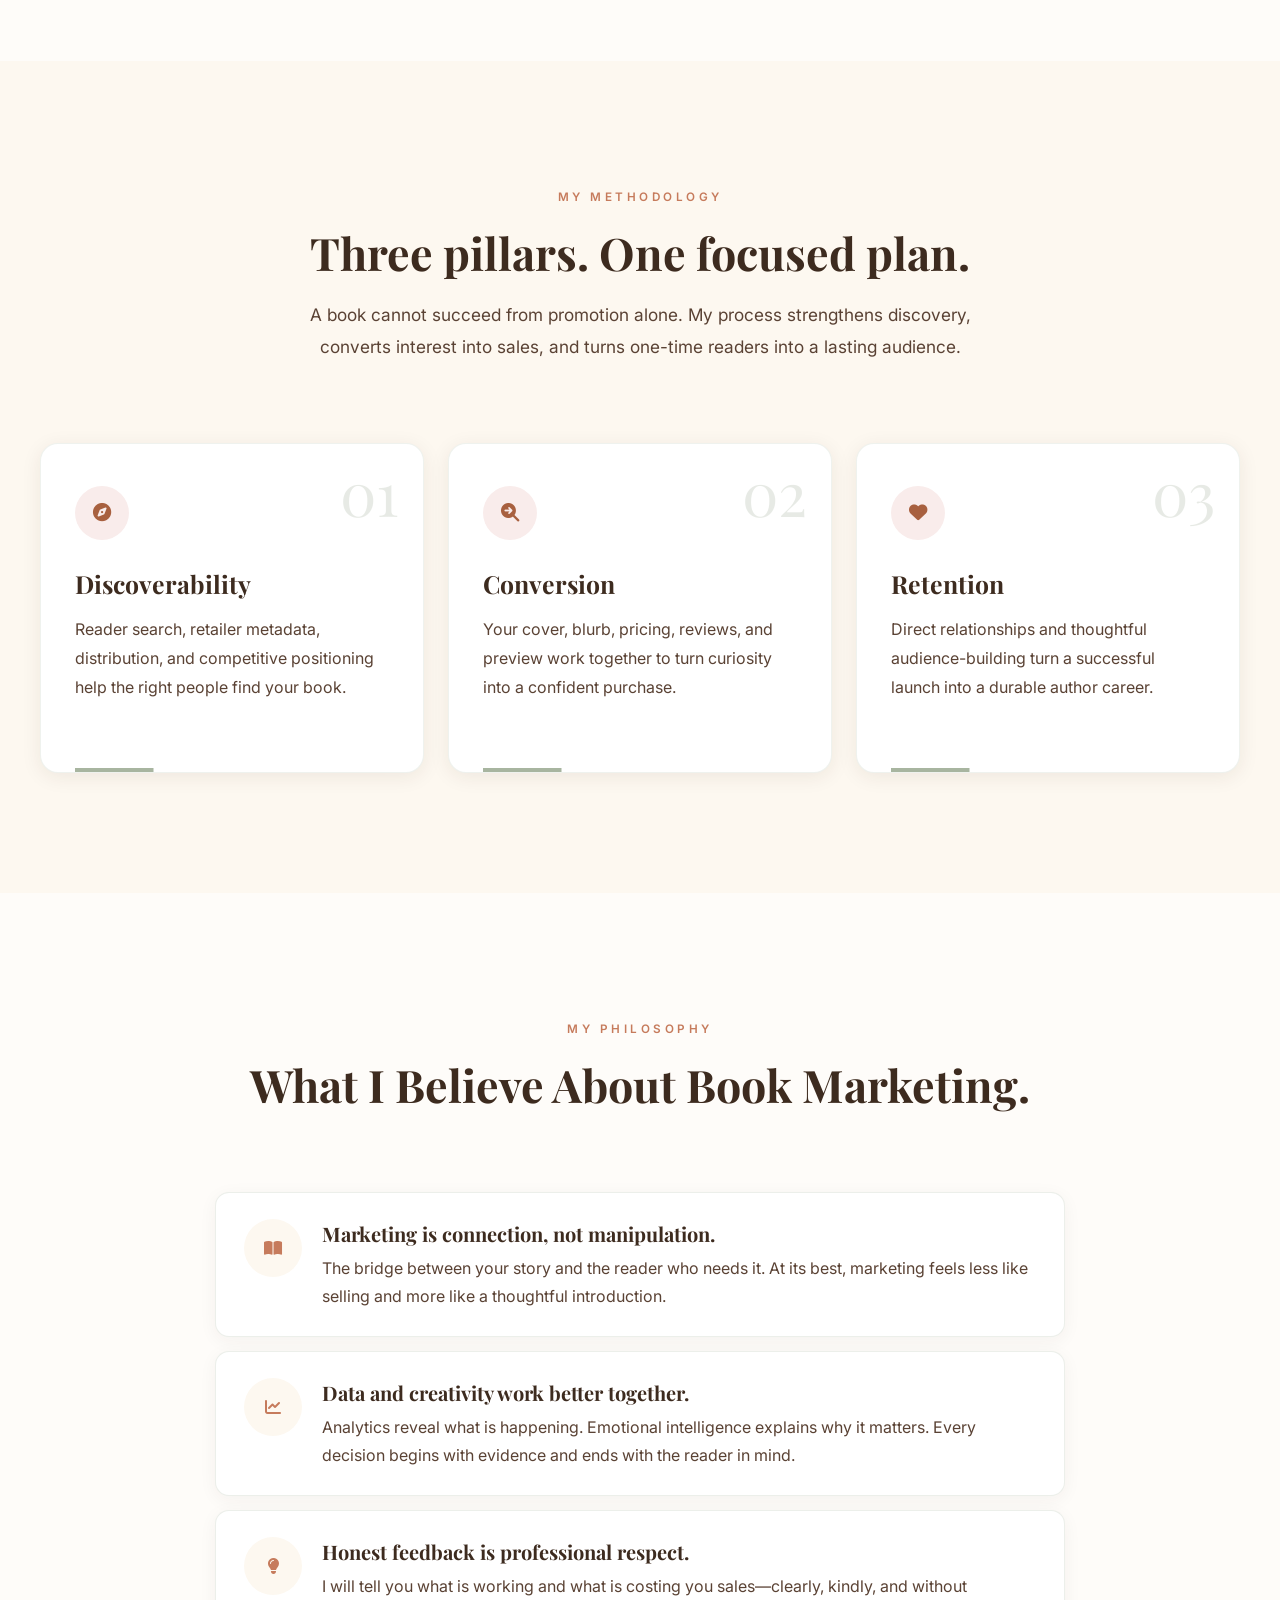
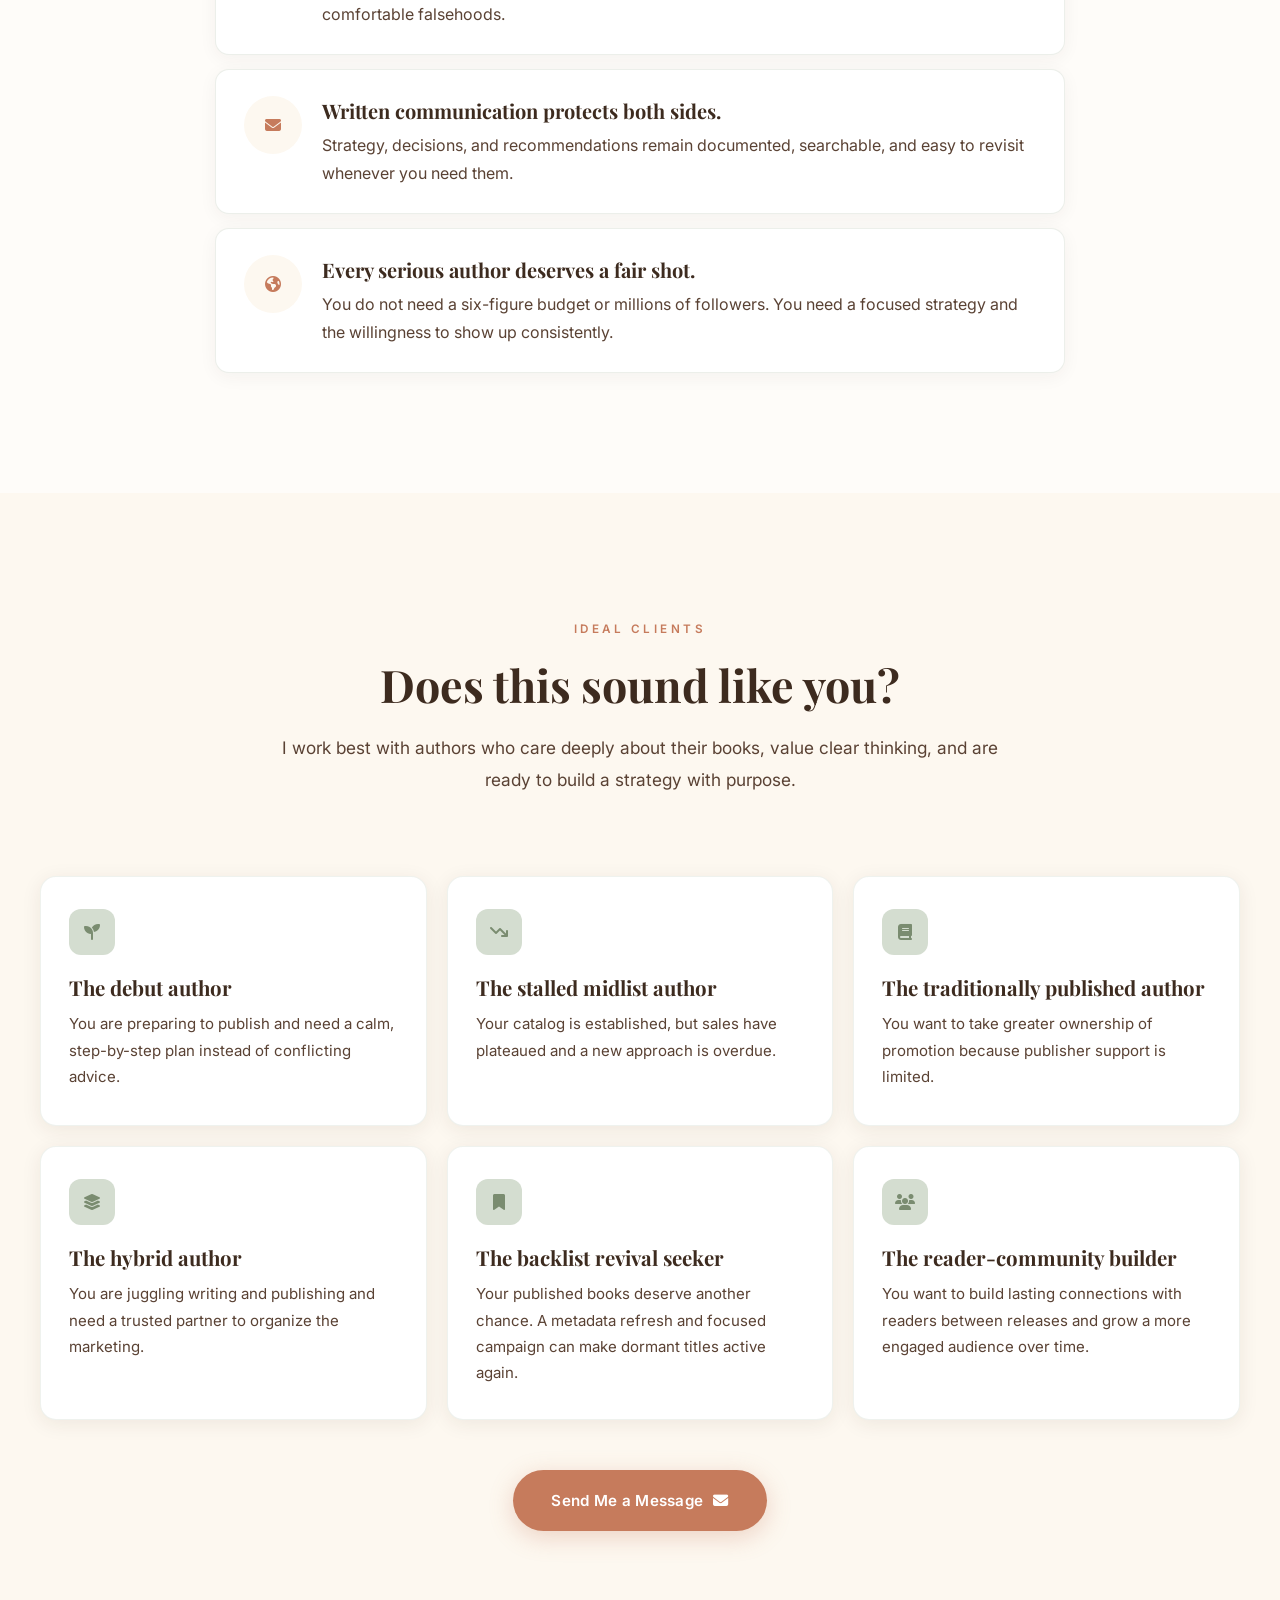
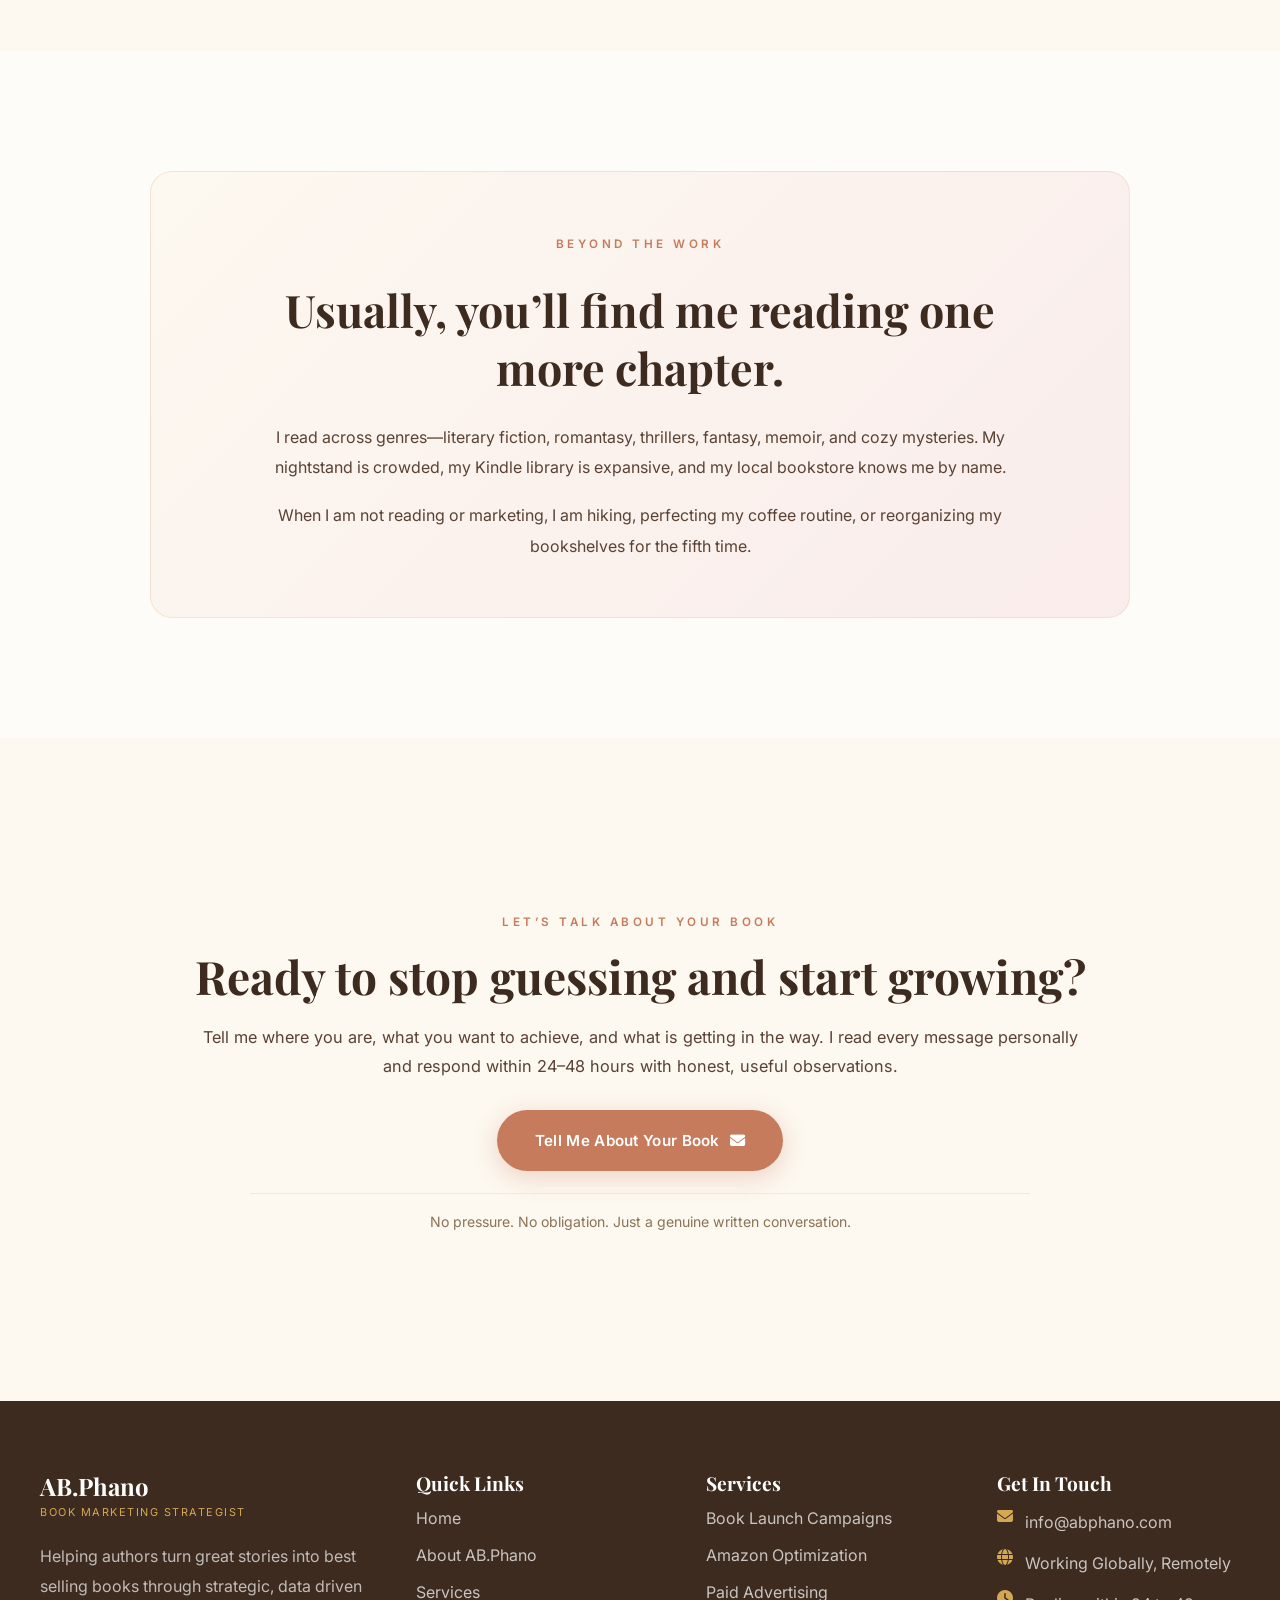
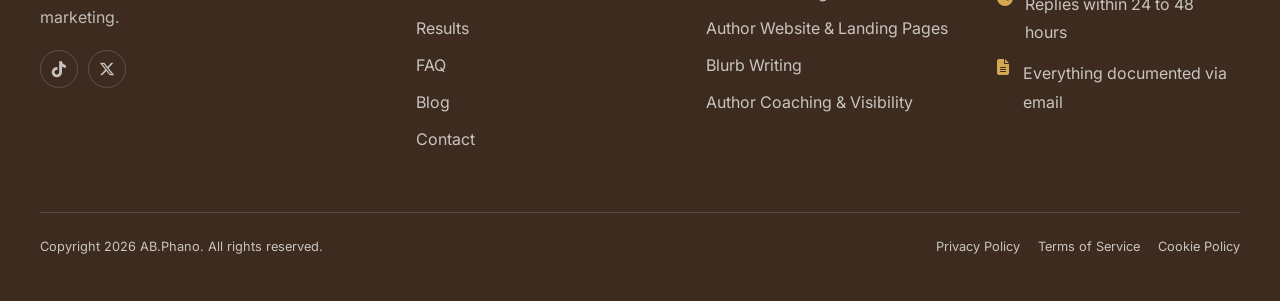
<file: about.html>
<!DOCTYPE html>
<html lang="en">
<head>
    <meta charset="UTF-8">
    <meta name="viewport" content="width=device-width, initial-scale=1.0">
    <link rel="icon" type="image/png" href="Images/AB.PHANO lo.png">
    <meta name="description" content="Meet AB.Phano, book marketing strategist helping authors turn great stories into best selling books through data driven strategy and genuine passion for literature.">
    <title>About AB.Phano | Book Marketing Strategist | AB.Phano</title>
    <link rel="canonical" href="https://lilygerstaecker.com/about.html">
    <meta name="robots" content="index, follow">
    <meta name="theme-color" content="#FDF8F0">
    <meta property="og:type" content="profile">
    <meta property="og:url" content="https://lilygerstaecker.com/about.html">
    <meta property="og:title" content="About AB.Phano | Book Marketing Strategist">
    <meta property="og:description" content="Meet AB.Phano, a book marketing strategist helping authors connect great stories with the readers looking for them.">
    <meta property="og:site_name" content="AB.Phano Book Marketing">
    <meta name="twitter:card" content="summary">
    <meta name="twitter:title" content="About AB.Phano | Book Marketing Strategist">
    <meta name="twitter:description" content="Meet AB.Phano, a book marketing strategist helping authors connect great stories with the readers looking for them.">
    <script type="application/ld+json">
    {"@context":"https://schema.org","@type":"AboutPage","name":"About AB.Phano","url":"https://lilygerstaecker.com/about.html","isPartOf":{"@type":"WebSite","name":"AB.Phano Book Marketing","url":"https://lilygerstaecker.com/"}}
    </script>
    <link rel="preconnect" href="https://fonts.googleapis.com">
    <link rel="preconnect" href="https://fonts.gstatic.com" crossorigin>
    <link href="https://fonts.googleapis.com/css2?family=Playfair+Display:ital,wght@0,400;0,500;0,600;0,700;1,400;1,500&family=Inter:wght@300;400;500;600;700&family=Caveat:wght@400;500;600;700&display=swap" rel="stylesheet">
    <link rel="stylesheet" href="https://cdnjs.cloudflare.com/ajax/libs/font-awesome/6.5.0/css/all.min.css">
    <link rel="stylesheet" href="style.css">
</head>
<body>

    <a class="skip-link" href="#main-content">Skip to main content</a>

    <div class="nav-overlay" id="navOverlay"></div>

    <nav class="navbar" id="navbar">
        <div class="nav-container">
            <a href="index.html" class="nav-brand"><span class="nav-brand-name">AB.Phano</span><span class="nav-brand-tagline">Book Marketing Strategist</span></a>
            <ul class="nav-links" id="navLinks">
                <li><a href="index.html">Home</a></li>
                <li><a href="about.html" class="active">About</a></li>
                <li><a href="services.html">Services</a></li>
                <li><a href="result.html">Results</a></li>
                <li><a href="faq.html">FAQ</a></li>
                <li><a href="blog.html">Blog</a></li>
                <li><a href="contact.html" class="nav-cta-btn">Get Started</a></li>
            </ul>
            <button class="mobile-toggle" id="mobileToggle" aria-label="Toggle navigation"><span></span><span></span><span></span></button>
        </div>
    </nav>

    <main id="main-content">

    <section class="page-hero" aria-labelledby="page-title">
        <div class="container">
            <div class="section-eyebrow">Meet Your Strategist</div>
            <h1 id="page-title">Hi, I’m AB.Phano. I help authors get read.</h1>
            <p class="page-subtitle">Book marketing strategist · Reader acquisition specialist · Honest partner for your author career</p>
            <p class="page-description">Every great story deserves a real chance to find its audience. I build thoughtful, data-informed campaigns that help your book become visible, convincing, and worth returning to.</p>
            <div class="page-hero-actions">
                <a href="contact.html" class="btn-primary">Tell Me About Your Book <i class="fas fa-envelope" aria-hidden="true"></i></a>
                <a href="services.html" class="btn-secondary">Explore My Services</a>
            </div>
        </div>
    </section>

    <!-- My Story -->
    <section class="section about-story-section">
        <div class="container">
            <div class="about-story-grid">
                <aside class="about-image-area reveal-left" aria-label="AB.Phano brand">
                    <div class="about-image-placeholder">
                        <span class="about-logo-wrap"><img src="Images/AB.PHANO lo.png" alt="AB.Phano Pro Book Strategies" loading="lazy" width="600" height="600"></span>
                    </div>
                </aside>
                <article class="about-text reveal-right">
                    <div class="section-eyebrow">The Story Behind the Strategy</div>
                    <h2>Why I chose to devote my career to book marketing.</h2>
                    <p>I have always believed that the world is shaped by stories. The right book, placed in the right hands at the right moment, can change how a person sees themselves or remind them that they are not alone.</p>
                    <p>Early in my career, I watched extraordinary authors with exceptional manuscripts disappear into the vastness of online retail. They had the craft and the passion—but not a clear strategy for metadata, blurbs, email lists, or advertising.</p>
                    <p>That realization changed the direction of my professional life. I immersed myself in publishing analytics, reader psychology, advertising platforms, and the changing landscape of book discovery.</p>
                    <p>Today, I work with fiction and nonfiction authors across genres—from debut novelists to established writers managing a deep backlist. Every campaign is intentional, documented, and designed around the needs of the book and the people most likely to love it.</p>
                    <div class="email-note"><i class="fas fa-envelope-open-text" aria-hidden="true"></i><span><strong>Email-only by choice.</strong> Every recommendation and decision stays documented, searchable, and easy to revisit.</span></div>
                </article>
            </div>
        </div>
    </section>

    <!-- Three Pillars -->
    <section class="section section-alt about-pillars-section">
        <div class="container">
            <div class="section-header reveal">
                <div class="section-eyebrow">My Methodology</div>
                <h2 class="section-title">Three pillars. One focused plan.</h2>
                <p class="section-subtitle">A book cannot succeed from promotion alone. My process strengthens discovery, converts interest into sales, and turns one-time readers into a lasting audience.</p>
            </div>
            <div class="pillars-grid">
                <article class="pillar-card reveal reveal-delay-1">
                    <div class="pillar-number" aria-hidden="true">01</div>
                    <i class="fas fa-compass pillar-icon" aria-hidden="true"></i>
                    <h3>Discoverability</h3>
                    <p>Reader search, retailer metadata, distribution, and competitive positioning help the right people find your book.</p>
                </article>
                <article class="pillar-card reveal reveal-delay-2">
                    <div class="pillar-number" aria-hidden="true">02</div>
                    <i class="fas fa-magnifying-glass-arrow-right pillar-icon" aria-hidden="true"></i>
                    <h3>Conversion</h3>
                    <p>Your cover, blurb, pricing, reviews, and preview work together to turn curiosity into a confident purchase.</p>
                </article>
                <article class="pillar-card reveal reveal-delay-3">
                    <div class="pillar-number" aria-hidden="true">03</div>
                    <i class="fas fa-heart pillar-icon" aria-hidden="true"></i>
                    <h3>Retention</h3>
                    <p>Direct relationships and thoughtful audience-building turn a successful launch into a durable author career.</p>
                </article>
            </div>
        </div>
    </section>

    <!-- Beliefs -->
    <section class="section">
        <div class="container">
            <div class="section-header reveal">
                <div class="section-eyebrow">My Philosophy</div>
                <h2 class="section-title">What I Believe About Book Marketing.</h2>
                <div class="section-divider"></div>
            </div>
            <div class="max-w-850 belief-grid">
                <article class="belief-card reveal">
                    <span class="belief-icon"><i class="fas fa-book-open" aria-hidden="true"></i></span>
                    <div><h3>Marketing is connection, not manipulation.</h3><p>The bridge between your story and the reader who needs it. At its best, marketing feels less like selling and more like a thoughtful introduction.</p></div>
                </article>
                <article class="belief-card reveal">
                    <span class="belief-icon"><i class="fas fa-chart-line" aria-hidden="true"></i></span>
                    <div><h3>Data and creativity work better together.</h3><p>Analytics reveal what is happening. Emotional intelligence explains why it matters. Every decision begins with evidence and ends with the reader in mind.</p></div>
                </article>
                <article class="belief-card reveal">
                    <span class="belief-icon"><i class="fas fa-lightbulb" aria-hidden="true"></i></span>
                    <div><h3>Honest feedback is professional respect.</h3><p>I will tell you what is working and what is costing you sales—clearly, kindly, and without comfortable falsehoods.</p></div>
                </article>
                <article class="belief-card reveal">
                    <span class="belief-icon"><i class="fas fa-envelope" aria-hidden="true"></i></span>
                    <div><h3>Written communication protects both sides.</h3><p>Strategy, decisions, and recommendations remain documented, searchable, and easy to revisit whenever you need them.</p></div>
                </article>
                <article class="belief-card reveal">
                    <span class="belief-icon"><i class="fas fa-earth-americas" aria-hidden="true"></i></span>
                    <div><h3>Every serious author deserves a fair shot.</h3><p>You do not need a six-figure budget or millions of followers. You need a focused strategy and the willingness to show up consistently.</p></div>
                </article>
            </div>
        </div>
    </section>

    <!-- Who I Work With -->
    <section class="section section-alt">
        <div class="container">
            <div class="section-header reveal">
                <div class="section-eyebrow">Ideal Clients</div>
                <h2 class="section-title">Does this sound like you?</h2>
                <p class="section-subtitle">I work best with authors who care deeply about their books, value clear thinking, and are ready to build a strategy with purpose.</p>
            </div>
            <div class="profiles-grid">
                <article class="profile-card reveal reveal-delay-1"><span class="profile-icon"><i class="fas fa-seedling" aria-hidden="true"></i></span><h3>The debut author</h3><p>You are preparing to publish and need a calm, step-by-step plan instead of conflicting advice.</p></article>
                <article class="profile-card reveal reveal-delay-2"><span class="profile-icon"><i class="fas fa-arrow-trend-down" aria-hidden="true"></i></span><h3>The stalled midlist author</h3><p>Your catalog is established, but sales have plateaued and a new approach is overdue.</p></article>
                <article class="profile-card reveal reveal-delay-3"><span class="profile-icon"><i class="fas fa-book" aria-hidden="true"></i></span><h3>The traditionally published author</h3><p>You want to take greater ownership of promotion because publisher support is limited.</p></article>
                <article class="profile-card reveal reveal-delay-4"><span class="profile-icon"><i class="fas fa-layer-group" aria-hidden="true"></i></span><h3>The hybrid author</h3><p>You are juggling writing and publishing and need a trusted partner to organize the marketing.</p></article>
                <article class="profile-card profile-card-wide reveal reveal-delay-5"><span class="profile-icon"><i class="fas fa-bookmark" aria-hidden="true"></i></span><h3>The backlist revival seeker</h3><p>Your published books deserve another chance. A metadata refresh and focused campaign can make dormant titles active again.</p></article>
                <article class="profile-card reveal reveal-delay-6"><span class="profile-icon"><i class="fas fa-users" aria-hidden="true"></i></span><h3>The reader-community builder</h3><p>You want to build lasting connections with readers between releases and grow a more engaged audience over time.</p></article>
            </div>
            <div class="text-center mt-50 reveal"><a href="contact.html" class="btn-primary">Send Me a Message <i class="fas fa-envelope" aria-hidden="true"></i></a></div>
        </div>
    </section>

    <!-- Personal Section -->
    <section class="section">
        <div class="container">
            <div class="personal-section reveal">
                <div class="section-eyebrow">Beyond the Work</div>
                <h2>Usually, you’ll find me reading one more chapter.</h2>
                <p>I read across genres—literary fiction, romantasy, thrillers, fantasy, memoir, and cozy mysteries. My nightstand is crowded, my Kindle library is expansive, and my local bookstore knows me by name.</p>
                <p>When I am not reading or marketing, I am hiking, perfecting my coffee routine, or reorganizing my bookshelves for the fifth time.</p>
            </div>
        </div>
    </section>

    <!-- CTA -->
    <section class="section section-alt">
        <div class="container">
            <div class="final-cta-container reveal">
                <div class="section-eyebrow">Let’s Talk About Your Book</div>
                <h2>Ready to stop guessing and start growing?</h2>
                <p>Tell me where you are, what you want to achieve, and what is getting in the way. I read every message personally and respond within 24–48 hours with honest, useful observations.</p>
                <a href="contact.html" class="btn-primary">Tell Me About Your Book <i class="fas fa-envelope" aria-hidden="true"></i></a>
                <p class="supporting-text">No pressure. No obligation. Just a genuine written conversation.</p>
            </div>
        </div>
    </section>

    </main>

    <footer class="footer">
        <div class="container">
            <div class="footer-grid">
                <div class="footer-brand"><h3>AB.Phano</h3><p class="tagline">Book Marketing Strategist</p><p>Helping authors turn great stories into best selling books through strategic, data driven marketing.</p><div class="footer-social"><a href="https://www.tiktok.com/@ab.phano" aria-label="TikTok: @ab.phano"><i class="fab fa-tiktok"></i></a><a href="https://x.com/abphano?s=11" aria-label="X: @abphano"><i class="fab fa-x-twitter"></i></a></div></div>
                <div><h4>Quick Links</h4><ul class="footer-links"><li><a href="index.html">Home</a></li><li><a href="about.html">About AB.Phano</a></li><li><a href="services.html">Services</a></li><li><a href="result.html">Results</a></li><li><a href="faq.html">FAQ</a></li><li><a href="blog.html">Blog</a></li><li><a href="contact.html">Contact</a></li></ul></div>
                <div><h4>Services</h4><ul class="footer-links"><li><a href="services.html#launch">Book Launch Campaigns</a></li><li><a href="services.html#metadata">Amazon Optimization</a></li><li><a href="services.html#advertising">Paid Advertising</a></li><li><a href="services.html#website-landing-pages">Author Website &amp; Landing Pages</a></li><li><a href="services.html#blurb">Blurb Writing</a></li><li><a href="services.html#author-coaching">Author Coaching &amp; Visibility</a></li></ul></div>
                <div><h4>Get In Touch</h4><div class="footer-contact-item"><i class="fas fa-envelope"></i><span>info@abphano.com</span></div><div class="footer-contact-item"><i class="fas fa-globe"></i><span>Working Globally, Remotely</span></div><div class="footer-contact-item"><i class="fas fa-clock"></i><span>Replies within 24 to 48 hours</span></div><div class="footer-contact-item"><i class="fas fa-file-alt"></i><span>Everything documented via email</span></div></div>
            </div>
            <div class="footer-bottom"><p>Copyright <span class="current-year">2025</span> AB.Phano. All rights reserved.</p><div class="footer-bottom-links"><a href="privacy-policy.html">Privacy Policy</a><a href="terms-of-service.html">Terms of Service</a><a href="cookie-policy.html">Cookie Policy</a></div></div>
        </div>
    </footer>

    <button class="back-to-top" id="backToTop" aria-label="Back to top"><i class="fas fa-arrow-up"></i></button>
    <script src="script.js"></script>
</body>
</html>
</file>
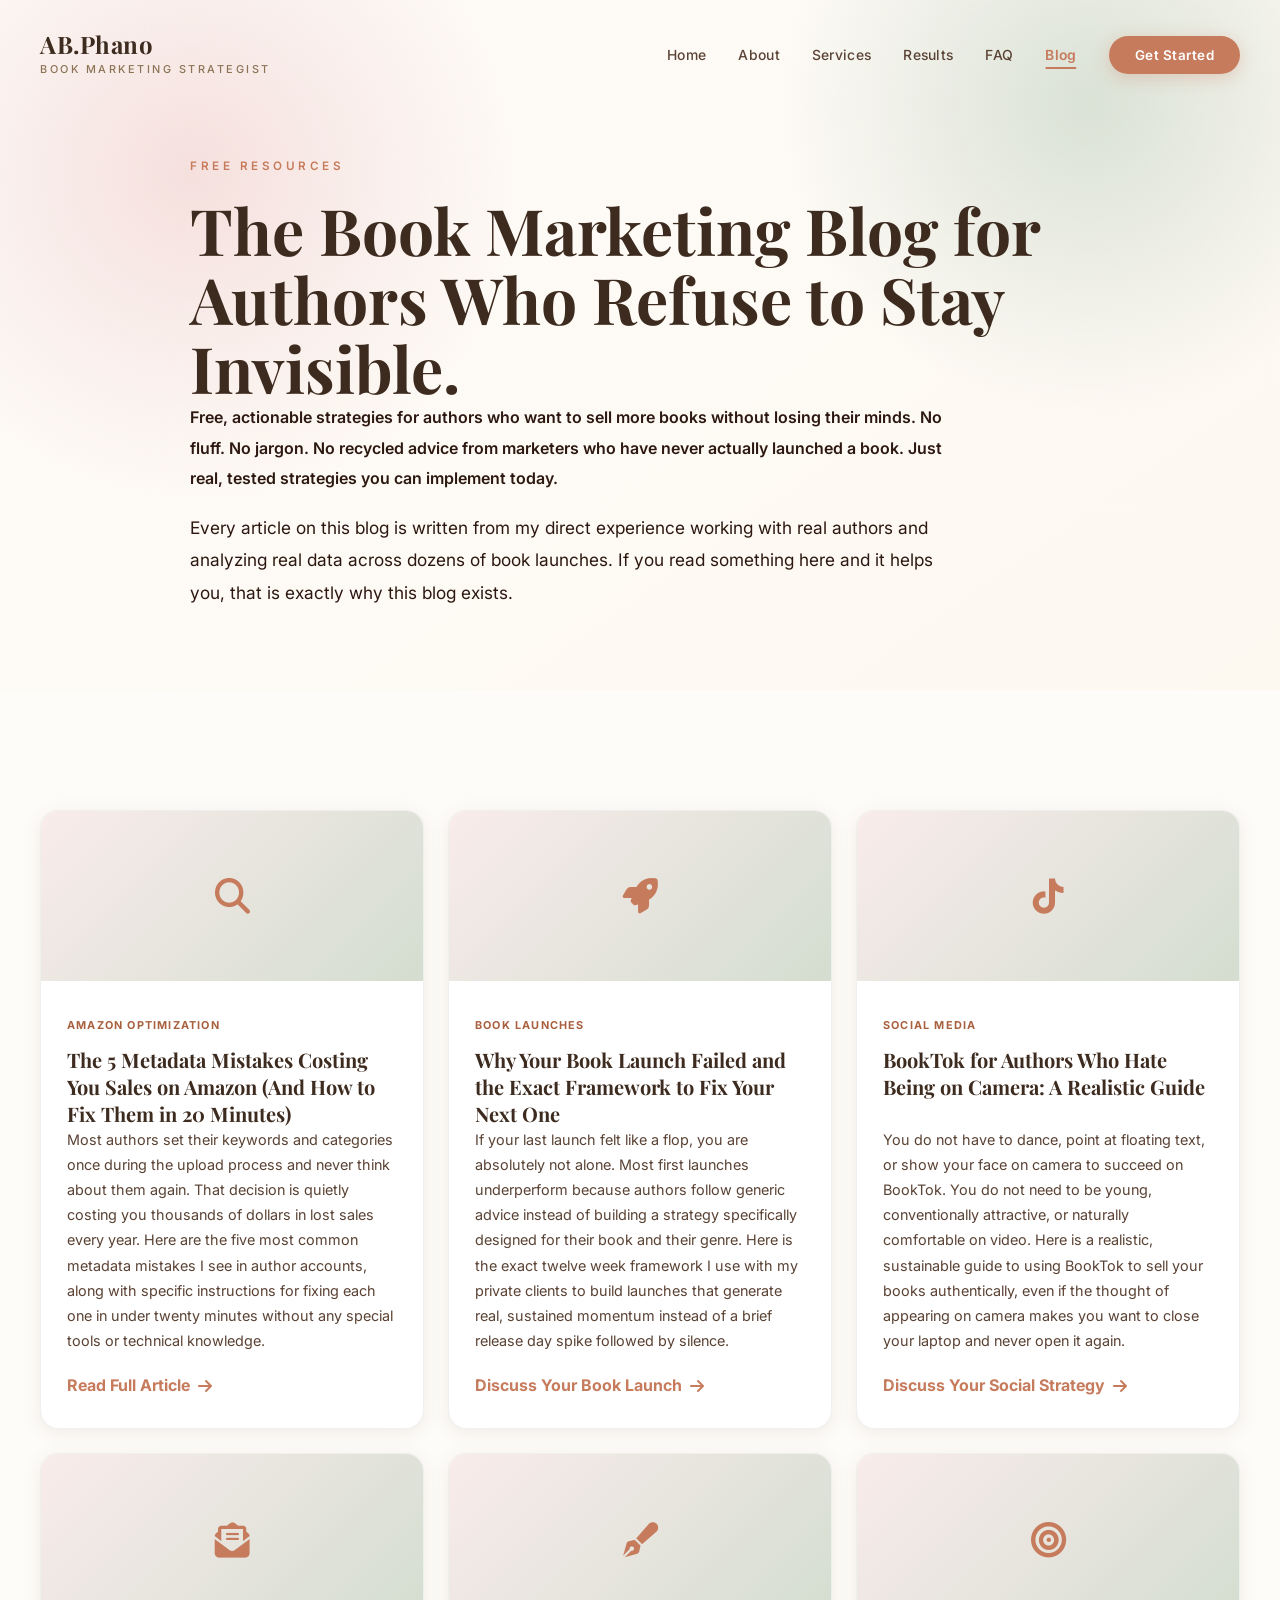
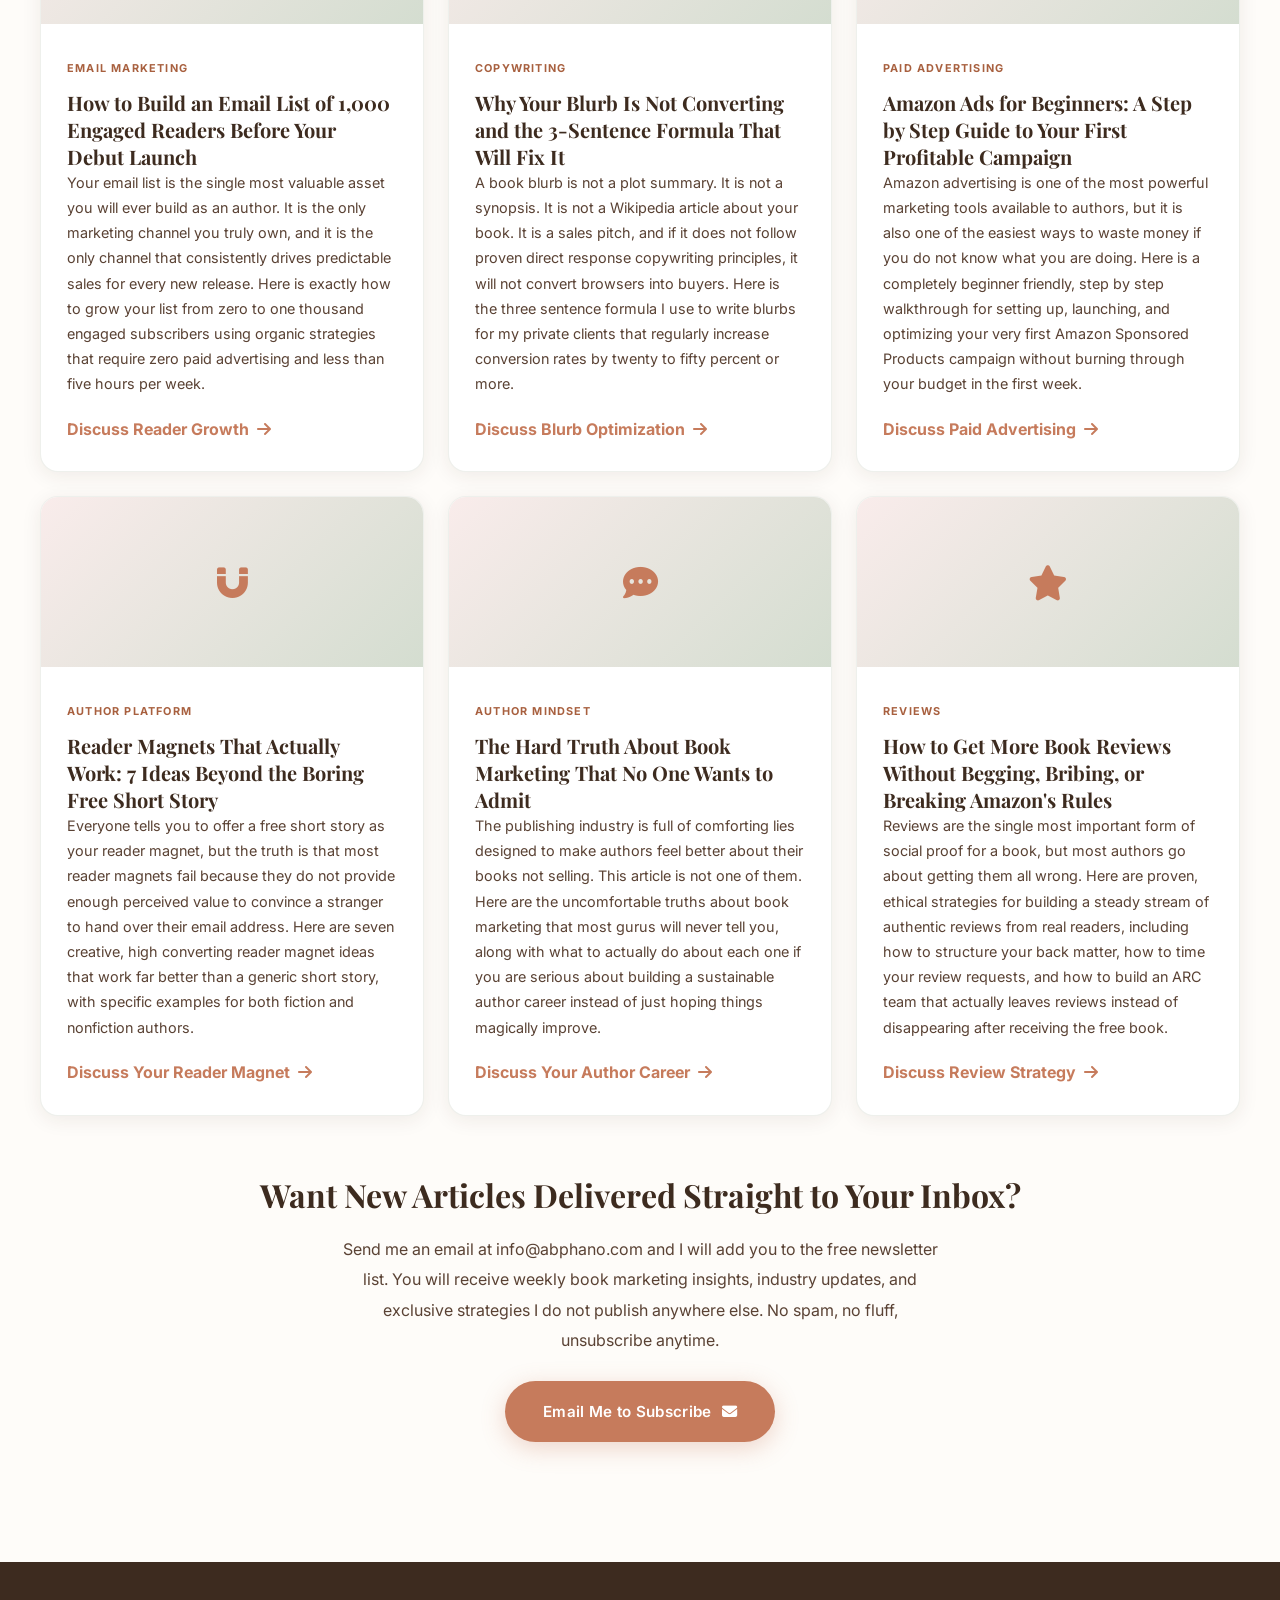
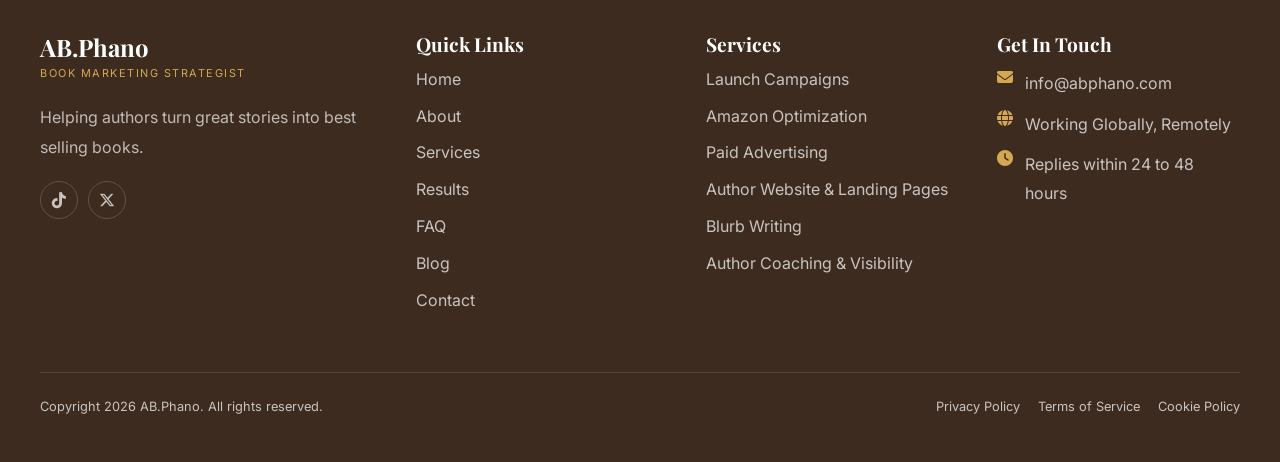
<file: blog.html>
<!DOCTYPE html>
<html lang="en">
<head>
    <meta charset="UTF-8">
    <meta name="viewport" content="width=device-width, initial-scale=1.0">
    <link rel="icon" type="image/png" href="Images/AB.PHANO lo.png">
    <meta name="description" content="Free actionable book marketing strategies for authors. Expert tips on book launches, Amazon optimization, paid advertising, email list building, and author platform growth.">
    <title>Book Marketing Blog | Expert Tips for Authors | AB.Phano</title>
    <link rel="canonical" href="https://lilygerstaecker.com/blog.html">
    <meta name="robots" content="index, follow">
    <meta name="theme-color" content="#FDF8F0">
    <meta property="og:type" content="website">
    <meta property="og:url" content="https://lilygerstaecker.com/blog.html">
    <meta property="og:title" content="Book Marketing Blog | Expert Tips for Authors">
    <meta property="og:description" content="Free, actionable book marketing strategies for launches, Amazon optimization, advertising, email growth, and author platforms.">
    <meta property="og:site_name" content="AB.Phano Book Marketing">
    <meta name="twitter:card" content="summary">
    <meta name="twitter:title" content="Book Marketing Blog | Expert Tips for Authors">
    <meta name="twitter:description" content="Free, actionable book marketing strategies for launches, Amazon optimization, advertising, email growth, and author platforms.">
    <script type="application/ld+json">
    {"@context":"https://schema.org","@type":"Blog","name":"AB.Phano Book Marketing Blog","url":"https://lilygerstaecker.com/blog.html","isPartOf":{"@type":"WebSite","name":"AB.Phano Book Marketing","url":"https://lilygerstaecker.com/"}}
    </script>
    <link rel="preconnect" href="https://fonts.googleapis.com">
    <link rel="preconnect" href="https://fonts.gstatic.com" crossorigin>
    <link href="https://fonts.googleapis.com/css2?family=Playfair+Display:ital,wght@0,400;0,500;0,600;0,700;1,400;1,500&family=Inter:wght@300;400;500;600;700&family=Caveat:wght@400;500;600;700&display=swap" rel="stylesheet">
    <link rel="stylesheet" href="https://cdnjs.cloudflare.com/ajax/libs/font-awesome/6.5.0/css/all.min.css">
    <link rel="stylesheet" href="style.css">
</head>
<body>

    <div class="nav-overlay" id="navOverlay"></div>
    <nav class="navbar" id="navbar">
        <div class="nav-container">
            <a href="index.html" class="nav-brand"><span class="nav-brand-name">AB.Phano</span><span class="nav-brand-tagline">Book Marketing Strategist</span></a>
            <ul class="nav-links" id="navLinks">
                <li><a href="index.html">Home</a></li>
                <li><a href="about.html">About</a></li>
                <li><a href="services.html">Services</a></li>
                <li><a href="result.html">Results</a></li>
                <li><a href="faq.html">FAQ</a></li>
                <li><a href="blog.html" class="active">Blog</a></li>
                <li><a href="contact.html" class="nav-cta-btn">Get Started</a></li>
            </ul>
            <button class="mobile-toggle" id="mobileToggle" aria-label="Toggle navigation"><span></span><span></span><span></span></button>
        </div>
    </nav>

    <section class="page-hero">
        <div class="container">
            <div class="section-eyebrow">Free Resources</div>
            <h1>The Book Marketing Blog for Authors Who Refuse to Stay Invisible.</h1>
            <p class="page-subtitle">Free, actionable strategies for authors who want to sell more books without losing their minds. No fluff. No jargon. No recycled advice from marketers who have never actually launched a book. Just real, tested strategies you can implement today.</p>
            <p class="page-description">Every article on this blog is written from my direct experience working with real authors and analyzing real data across dozens of book launches. If you read something here and it helps you, that is exactly why this blog exists.</p>
        </div>
    </section>

    <section class="section">
        <div class="container">
            <div class="blog-grid">

                <div class="blog-card reveal reveal-delay-1">
                    <div class="blog-card-image"><i class="fas fa-search"></i></div>
                    <div class="blog-card-body">
                        <span class="blog-card-category">Amazon Optimization</span>
                        <h3>The 5 Metadata Mistakes Costing You Sales on Amazon (And How to Fix Them in 20 Minutes)</h3>
                        <p>Most authors set their keywords and categories once during the upload process and never think about them again. That decision is quietly costing you thousands of dollars in lost sales every year. Here are the five most common metadata mistakes I see in author accounts, along with specific instructions for fixing each one in under twenty minutes without any special tools or technical knowledge.</p>
                        <a href="contact.html" class="blog-read-more" aria-label="Discuss Amazon metadata optimization">Read Full Article <i class="fas fa-arrow-right" aria-hidden="true"></i></a>
                    </div>
                </div>

                <div class="blog-card reveal reveal-delay-2">
                    <div class="blog-card-image"><i class="fas fa-rocket"></i></div>
                    <div class="blog-card-body">
                        <span class="blog-card-category">Book Launches</span>
                        <h3>Why Your Book Launch Failed and the Exact Framework to Fix Your Next One</h3>
                        <p>If your last launch felt like a flop, you are absolutely not alone. Most first launches underperform because authors follow generic advice instead of building a strategy specifically designed for their book and their genre. Here is the exact twelve week framework I use with my private clients to build launches that generate real, sustained momentum instead of a brief release day spike followed by silence.</p>
                        <a href="contact.html" class="blog-read-more">Discuss Your Book Launch <i class="fas fa-arrow-right"></i></a>
                    </div>
                </div>

                <div class="blog-card reveal reveal-delay-3">
                    <div class="blog-card-image"><i class="fab fa-tiktok"></i></div>
                    <div class="blog-card-body">
                        <span class="blog-card-category">Social Media</span>
                        <h3>BookTok for Authors Who Hate Being on Camera: A Realistic Guide</h3>
                        <p>You do not have to dance, point at floating text, or show your face on camera to succeed on BookTok. You do not need to be young, conventionally attractive, or naturally comfortable on video. Here is a realistic, sustainable guide to using BookTok to sell your books authentically, even if the thought of appearing on camera makes you want to close your laptop and never open it again.</p>
                        <a href="contact.html" class="blog-read-more">Discuss Your Social Strategy <i class="fas fa-arrow-right"></i></a>
                    </div>
                </div>

                <div class="blog-card reveal reveal-delay-4">
                    <div class="blog-card-image"><i class="fas fa-envelope-open-text"></i></div>
                    <div class="blog-card-body">
                        <span class="blog-card-category">Email Marketing</span>
                        <h3>How to Build an Email List of 1,000 Engaged Readers Before Your Debut Launch</h3>
                        <p>Your email list is the single most valuable asset you will ever build as an author. It is the only marketing channel you truly own, and it is the only channel that consistently drives predictable sales for every new release. Here is exactly how to grow your list from zero to one thousand engaged subscribers using organic strategies that require zero paid advertising and less than five hours per week.</p>
                        <a href="contact.html" class="blog-read-more">Discuss Reader Growth <i class="fas fa-arrow-right"></i></a>
                    </div>
                </div>

                <div class="blog-card reveal reveal-delay-5">
                    <div class="blog-card-image"><i class="fas fa-pen-fancy"></i></div>
                    <div class="blog-card-body">
                        <span class="blog-card-category">Copywriting</span>
                        <h3>Why Your Blurb Is Not Converting and the 3-Sentence Formula That Will Fix It</h3>
                        <p>A book blurb is not a plot summary. It is not a synopsis. It is not a Wikipedia article about your book. It is a sales pitch, and if it does not follow proven direct response copywriting principles, it will not convert browsers into buyers. Here is the three sentence formula I use to write blurbs for my private clients that regularly increase conversion rates by twenty to fifty percent or more.</p>
                        <a href="contact.html" class="blog-read-more">Discuss Blurb Optimization <i class="fas fa-arrow-right"></i></a>
                    </div>
                </div>

                <div class="blog-card reveal reveal-delay-6">
                    <div class="blog-card-image"><i class="fas fa-bullseye"></i></div>
                    <div class="blog-card-body">
                        <span class="blog-card-category">Paid Advertising</span>
                        <h3>Amazon Ads for Beginners: A Step by Step Guide to Your First Profitable Campaign</h3>
                        <p>Amazon advertising is one of the most powerful marketing tools available to authors, but it is also one of the easiest ways to waste money if you do not know what you are doing. Here is a completely beginner friendly, step by step walkthrough for setting up, launching, and optimizing your very first Amazon Sponsored Products campaign without burning through your budget in the first week.</p>
                        <a href="contact.html" class="blog-read-more">Discuss Paid Advertising <i class="fas fa-arrow-right"></i></a>
                    </div>
                </div>

                <div class="blog-card reveal reveal-delay-1">
                    <div class="blog-card-image"><i class="fas fa-magnet"></i></div>
                    <div class="blog-card-body">
                        <span class="blog-card-category">Author Platform</span>
                        <h3>Reader Magnets That Actually Work: 7 Ideas Beyond the Boring Free Short Story</h3>
                        <p>Everyone tells you to offer a free short story as your reader magnet, but the truth is that most reader magnets fail because they do not provide enough perceived value to convince a stranger to hand over their email address. Here are seven creative, high converting reader magnet ideas that work far better than a generic short story, with specific examples for both fiction and nonfiction authors.</p>
                        <a href="contact.html" class="blog-read-more">Discuss Your Reader Magnet <i class="fas fa-arrow-right"></i></a>
                    </div>
                </div>

                <div class="blog-card reveal reveal-delay-2">
                    <div class="blog-card-image"><i class="fas fa-comment-dots"></i></div>
                    <div class="blog-card-body">
                        <span class="blog-card-category">Author Mindset</span>
                        <h3>The Hard Truth About Book Marketing That No One Wants to Admit</h3>
                        <p>The publishing industry is full of comforting lies designed to make authors feel better about their books not selling. This article is not one of them. Here are the uncomfortable truths about book marketing that most gurus will never tell you, along with what to actually do about each one if you are serious about building a sustainable author career instead of just hoping things magically improve.</p>
                        <a href="contact.html" class="blog-read-more">Discuss Your Author Career <i class="fas fa-arrow-right"></i></a>
                    </div>
                </div>

                <div class="blog-card reveal reveal-delay-3">
                    <div class="blog-card-image"><i class="fas fa-star"></i></div>
                    <div class="blog-card-body">
                        <span class="blog-card-category">Reviews</span>
                        <h3>How to Get More Book Reviews Without Begging, Bribing, or Breaking Amazon's Rules</h3>
                        <p>Reviews are the single most important form of social proof for a book, but most authors go about getting them all wrong. Here are proven, ethical strategies for building a steady stream of authentic reviews from real readers, including how to structure your back matter, how to time your review requests, and how to build an ARC team that actually leaves reviews instead of disappearing after receiving the free book.</p>
                        <a href="contact.html" class="blog-read-more">Discuss Review Strategy <i class="fas fa-arrow-right"></i></a>
                    </div>
                </div>

            </div>

            <div class="text-center mt-60 reveal">
                <h2 class="section-title" style="font-size: 2rem;">Want New Articles Delivered Straight to Your Inbox?</h2>
                <p class="mb-25" style="color: var(--text-medium); max-width: 600px; margin-left: auto; margin-right: auto;">Send me an email at info@abphano.com and I will add you to the free newsletter list. You will receive weekly book marketing insights, industry updates, and exclusive strategies I do not publish anywhere else. No spam, no fluff, unsubscribe anytime.</p>
                <a href="contact.html" class="btn-primary">Email Me to Subscribe <i class="fas fa-envelope"></i></a>
            </div>
        </div>
    </section>

    <footer class="footer">
        <div class="container">
            <div class="footer-grid">
                <div class="footer-brand"><h3>AB.Phano</h3><p class="tagline">Book Marketing Strategist</p><p>Helping authors turn great stories into best selling books.</p><div class="footer-social"><a href="https://www.tiktok.com/@ab.phano" aria-label="TikTok: @ab.phano"><i class="fab fa-tiktok"></i></a><a href="https://x.com/abphano?s=11" aria-label="X: @abphano"><i class="fab fa-x-twitter"></i></a></div></div>
                <div><h4>Quick Links</h4><ul class="footer-links"><li><a href="index.html">Home</a></li><li><a href="about.html">About</a></li><li><a href="services.html">Services</a></li><li><a href="result.html">Results</a></li><li><a href="faq.html">FAQ</a></li><li><a href="blog.html">Blog</a></li><li><a href="contact.html">Contact</a></li></ul></div>
                <div><h4>Services</h4><ul class="footer-links"><li><a href="services.html#launch">Launch Campaigns</a></li><li><a href="services.html#metadata">Amazon Optimization</a></li><li><a href="services.html#advertising">Paid Advertising</a></li><li><a href="services.html#website-landing-pages">Author Website &amp; Landing Pages</a></li><li><a href="services.html#blurb">Blurb Writing</a></li><li><a href="services.html#author-coaching">Author Coaching &amp; Visibility</a></li></ul></div>
                <div><h4>Get In Touch</h4><div class="footer-contact-item"><i class="fas fa-envelope"></i><span>info@abphano.com</span></div><div class="footer-contact-item"><i class="fas fa-globe"></i><span>Working Globally, Remotely</span></div><div class="footer-contact-item"><i class="fas fa-clock"></i><span>Replies within 24 to 48 hours</span></div></div>
            </div>
            <div class="footer-bottom"><p>Copyright <span class="current-year">2025</span> AB.Phano. All rights reserved.</p><div class="footer-bottom-links"><a href="privacy-policy.html">Privacy Policy</a><a href="terms-of-service.html">Terms of Service</a><a href="cookie-policy.html">Cookie Policy</a></div></div>
        </div>
    </footer>

    <button class="back-to-top" id="backToTop" aria-label="Back to top"><i class="fas fa-arrow-up"></i></button>
    <script src="script.js"></script>
</body>
</html>
</file>
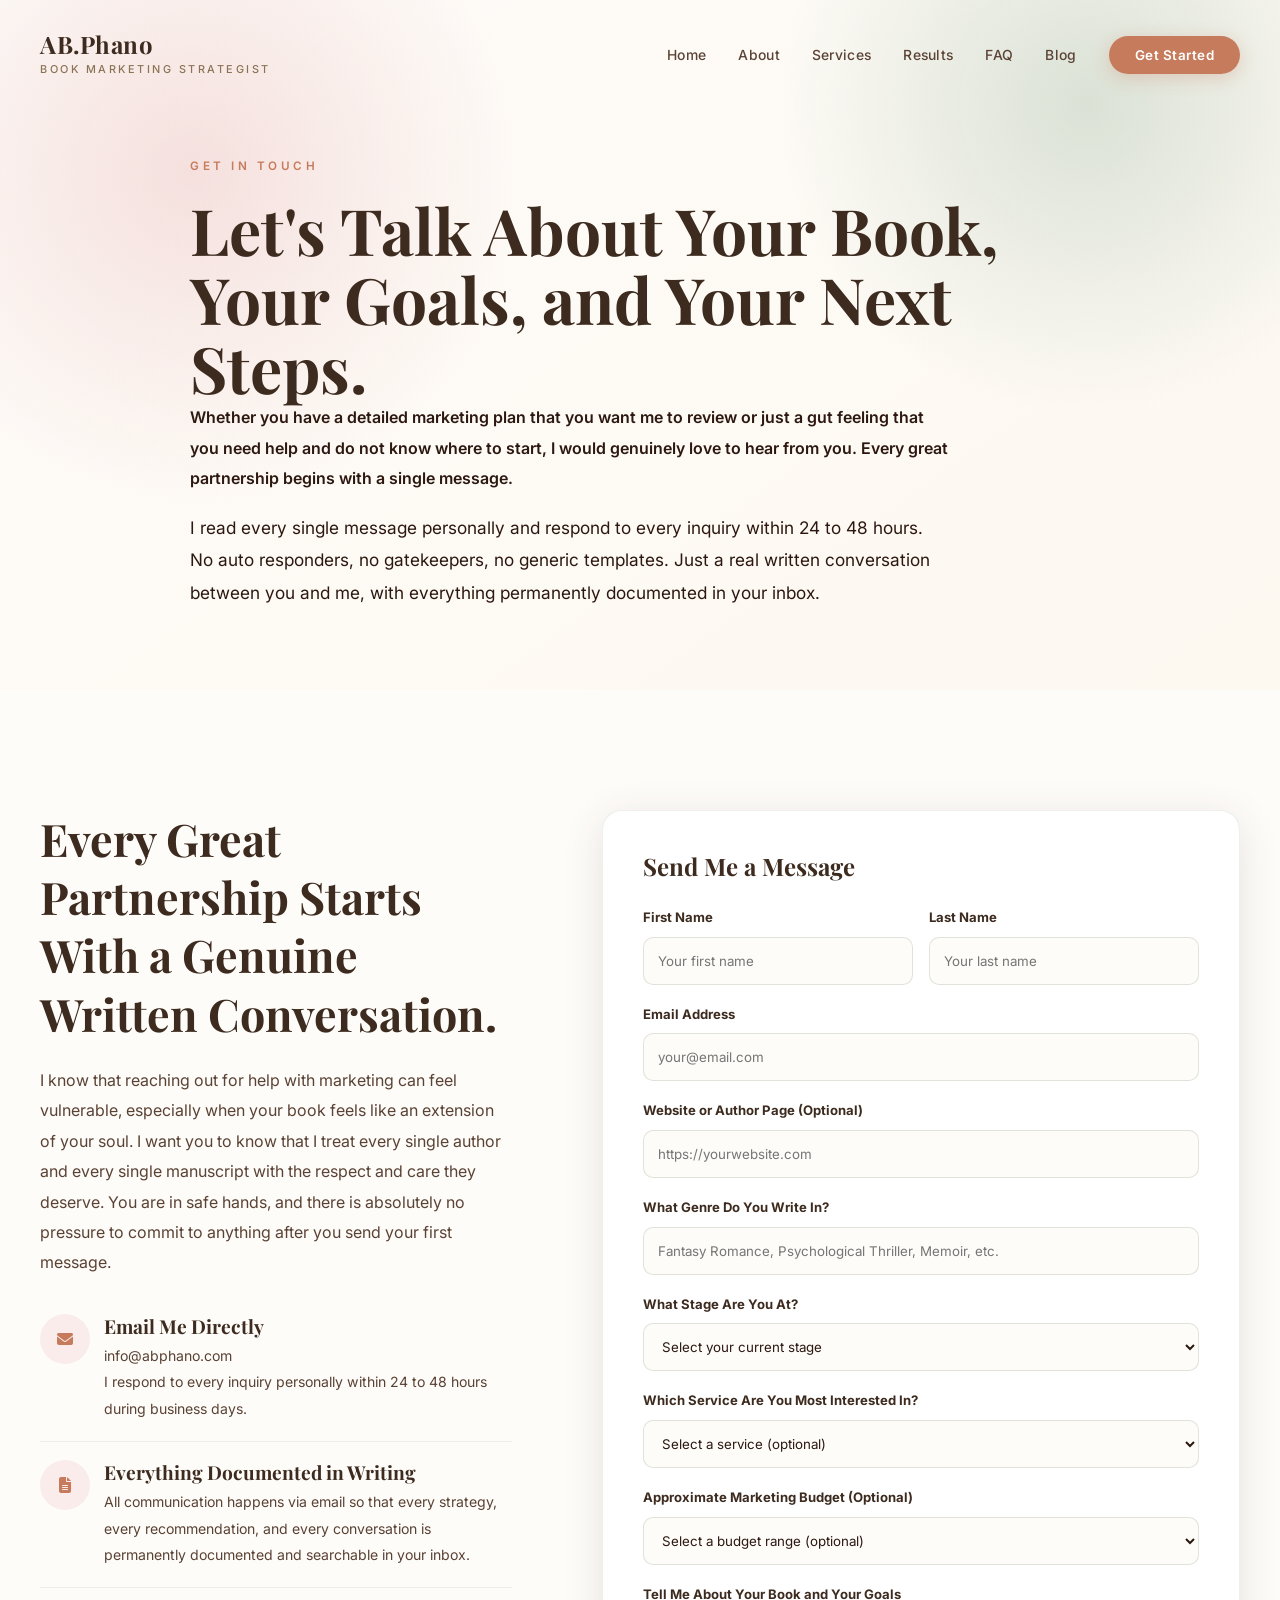
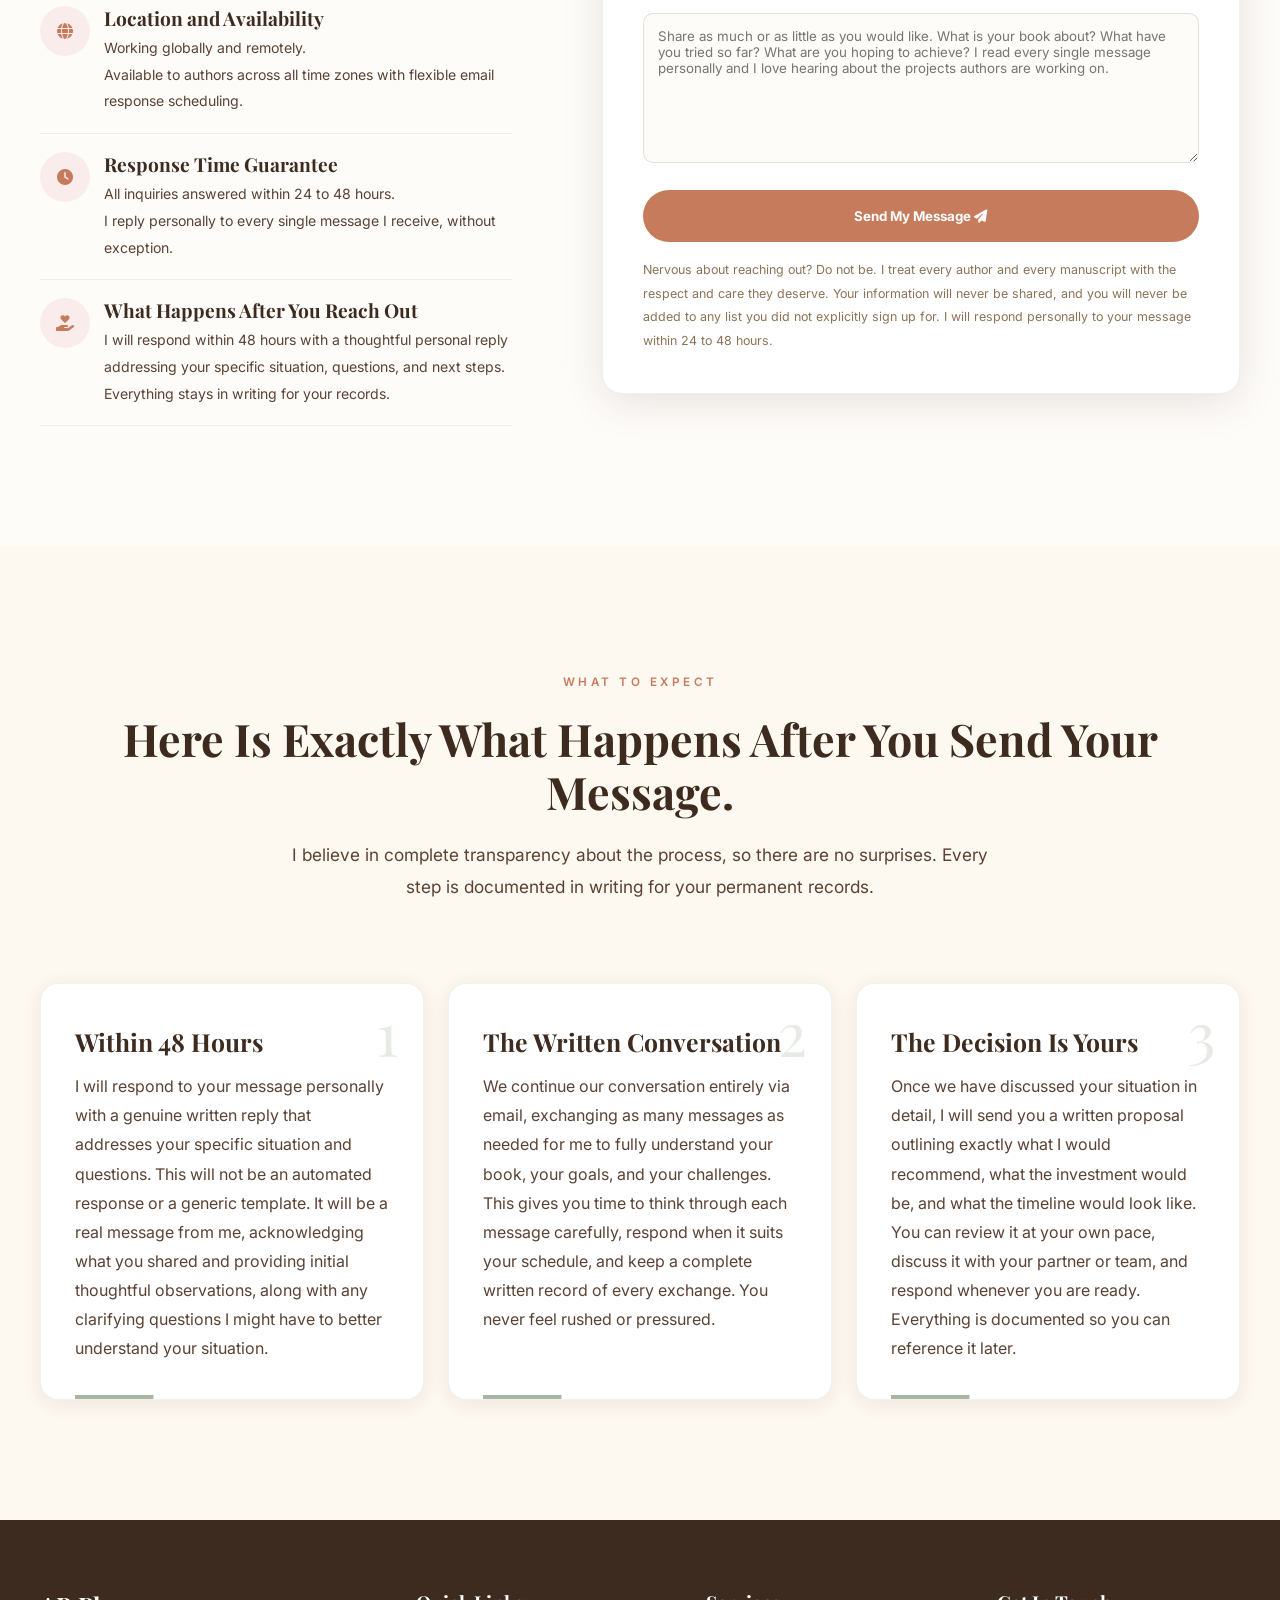
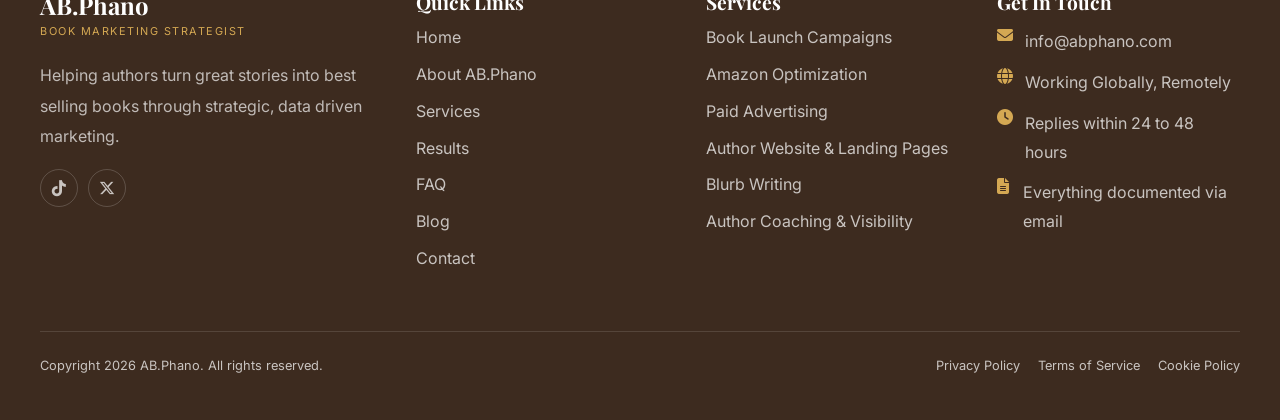
<file: contact.html>
<!DOCTYPE html>
<html lang="en">
<head>
    <meta charset="UTF-8">
    <meta name="viewport" content="width=device-width, initial-scale=1.0">
    <link rel="icon" type="image/png" href="Images/AB.PHANO lo.png">
    <meta name="description" content="Contact AB.Phano for book marketing services. Send an email to start your journey. All inquiries answered personally within 24 to 48 hours.">
    <title>Contact AB.Phano | Send a Message | AB.Phano Book Marketing</title>
    <link rel="canonical" href="https://lilygerstaecker.com/contact.html">
    <meta name="robots" content="index, follow">
    <meta name="theme-color" content="#FDF8F0">
    <meta property="og:type" content="website">
    <meta property="og:url" content="https://lilygerstaecker.com/contact.html">
    <meta property="og:title" content="Contact AB.Phano | Book Marketing Strategist">
    <meta property="og:description" content="Send AB.Phano a message about your book, marketing goals, and next steps.">
    <meta property="og:site_name" content="AB.Phano Book Marketing">
    <meta name="twitter:card" content="summary">
    <meta name="twitter:title" content="Contact AB.Phano | Book Marketing Strategist">
    <meta name="twitter:description" content="Send AB.Phano a message about your book, marketing goals, and next steps.">
    <script type="application/ld+json">
                    {"@context":"https://schema.org","@type":"ContactPage","name":"Contact AB.Phano","url":"https://lilygerstaecker.com/contact.html","email":"info@abphano.com","isPartOf":{"@type":"WebSite","name":"AB.Phano Book Marketing","url":"https://lilygerstaecker.com/"}}
    </script>
    <link rel="preconnect" href="https://fonts.googleapis.com">
    <link rel="preconnect" href="https://fonts.gstatic.com" crossorigin>
    <link href="https://fonts.googleapis.com/css2?family=Playfair+Display:ital,wght@0,400;0,500;0,600;0,700;1,400;1,500&family=Inter:wght@300;400;500;600;700&family=Caveat:wght@400;500;600;700&display=swap" rel="stylesheet">
    <link rel="stylesheet" href="https://cdnjs.cloudflare.com/ajax/libs/font-awesome/6.5.0/css/all.min.css">
    <link rel="stylesheet" href="style.css">
</head>
<body>

    <div class="nav-overlay" id="navOverlay"></div>

    <nav class="navbar" id="navbar">
        <div class="nav-container">
            <a href="index.html" class="nav-brand">
                <span class="nav-brand-name">AB.Phano</span>
                <span class="nav-brand-tagline">Book Marketing Strategist</span>
            </a>
            <ul class="nav-links" id="navLinks">
                <li><a href="index.html">Home</a></li>
                <li><a href="about.html">About</a></li>
                <li><a href="services.html">Services</a></li>
                <li><a href="result.html">Results</a></li>
                <li><a href="faq.html">FAQ</a></li>
                <li><a href="blog.html">Blog</a></li>
                <li><a href="contact.html" class="nav-cta-btn active">Get Started</a></li>
            </ul>
            <button class="mobile-toggle" id="mobileToggle" aria-label="Toggle navigation">
                <span></span><span></span><span></span>
            </button>
        </div>
    </nav>

    <!-- Page Hero -->
    <section class="page-hero">
        <div class="container">
            <div class="section-eyebrow">Get In Touch</div>
            <h1>Let's Talk About Your Book, Your Goals, and Your Next Steps.</h1>
            <p class="page-subtitle">Whether you have a detailed marketing plan that you want me to review or just a gut feeling that you need help and do not know where to start, I would genuinely love to hear from you. Every great partnership begins with a single message.</p>
            <p class="page-description">I read every single message personally and respond to every inquiry within 24 to 48 hours. No auto responders, no gatekeepers, no generic templates. Just a real written conversation between you and me, with everything permanently documented in your inbox.</p>
        </div>
    </section>

    <!-- Contact Section -->
    <section class="section">
        <div class="container">
            <div class="contact-grid">

                <!-- Contact Info -->
                <div class="contact-info reveal-left">
                    <h2>Every Great Partnership Starts With a Genuine Written Conversation.</h2>
                    <p>I know that reaching out for help with marketing can feel vulnerable, especially when your book feels like an extension of your soul. I want you to know that I treat every single author and every single manuscript with the respect and care they deserve. You are in safe hands, and there is absolutely no pressure to commit to anything after you send your first message.</p>

                    <div class="contact-detail-card">
                        <div class="contact-detail-icon"><i class="fas fa-envelope"></i></div>
                        <div class="contact-detail-text">
                            <h4>Email Me Directly</h4>
                            <p>info@abphano.com<br>I respond to every inquiry personally within 24 to 48 hours during business days.</p>
                        </div>
                    </div>

                    <div class="contact-detail-card">
                        <div class="contact-detail-icon"><i class="fas fa-file-alt"></i></div>
                        <div class="contact-detail-text">
                            <h4>Everything Documented in Writing</h4>
                            <p>All communication happens via email so that every strategy, every recommendation, and every conversation is permanently documented and searchable in your inbox.</p>
                        </div>
                    </div>

                    <div class="contact-detail-card">
                        <div class="contact-detail-icon"><i class="fas fa-globe"></i></div>
                        <div class="contact-detail-text">
                            <h4>Location and Availability</h4>
                            <p>Working globally and remotely.<br>Available to authors across all time zones with flexible email response scheduling.</p>
                        </div>
                    </div>

                    <div class="contact-detail-card">
                        <div class="contact-detail-icon"><i class="fas fa-clock"></i></div>
                        <div class="contact-detail-text">
                            <h4>Response Time Guarantee</h4>
                            <p>All inquiries answered within 24 to 48 hours.<br>I reply personally to every single message I receive, without exception.</p>
                        </div>
                    </div>

                    <div class="contact-detail-card">
                        <div class="contact-detail-icon"><i class="fas fa-hand-holding-heart"></i></div>
                        <div class="contact-detail-text">
                            <h4>What Happens After You Reach Out</h4>
                            <p>I will respond within 48 hours with a thoughtful personal reply addressing your specific situation, questions, and next steps. Everything stays in writing for your records.</p>
                        </div>
                    </div>
                </div>

                <!-- Contact Form -->
                <div class="contact-form-wrapper reveal-right">
                    <h3>Send Me a Message</h3>
                    <form id="contactForm" action="https://formspree.io/f/xnpqgqkl" method="POST">
                        <div class="form-row">
                            <div class="form-group">
                                <label for="firstName">First Name</label>
                                <input type="text" id="firstName" name="firstName" placeholder="Your first name" required>
                            </div>
                            <div class="form-group">
                                <label for="lastName">Last Name</label>
                                <input type="text" id="lastName" name="lastName" placeholder="Your last name" required>
                            </div>
                        </div>

                        <div class="form-group">
                            <label for="email">Email Address</label>
                            <input type="email" id="email" name="email" placeholder="your@email.com" required>
                        </div>

                        <div class="form-group">
                            <label for="website">Website or Author Page (Optional)</label>
                            <input type="url" id="website" name="website" placeholder="https://yourwebsite.com">
                        </div>

                        <div class="form-group">
                            <label for="genre">What Genre Do You Write In?</label>
                            <input type="text" id="genre" name="genre" placeholder="Fantasy Romance, Psychological Thriller, Memoir, etc.">
                        </div>

                        <div class="form-group">
                            <label for="stage">What Stage Are You At?</label>
                            <select id="stage" name="stage" required>
                                <option value="" disabled selected>Select your current stage</option>
                                <option value="Writing my manuscript and planning ahead">Writing my manuscript and planning ahead</option>
                                <option value="Editing or preparing my book for publication">Editing or preparing my book for publication</option>
                                <option value="My release is scheduled in the next 3 to 6 months">My release is scheduled in the next 3 to 6 months</option>
                                <option value="About to publish my first book">About to publish my first book</option>
                                <option value="My book was published within the last 90 days">My book was published within the last 90 days</option>
                                <option value="Already published, looking to grow sales">Already published, looking to grow sales</option>
                                <option value="Publishing the next book in my series">Publishing the next book in my series</option>
                                <option value="Managing a multi-book catalog">Managing a multi-book catalog</option>
                                <option value="Reviving my backlist">Reviving my backlist</option>
                                <option value="Traditionally published, need marketing help">Traditionally published, need marketing help</option>
                                <option value="Hybrid author juggling multiple projects">Hybrid author juggling multiple projects</option>
                                <option value="Just exploring my options and gathering information">Just exploring my options and gathering information</option>
                            </select>
                        </div>

                        <div class="form-group">
                            <label for="service">Which Service Are You Most Interested In?</label>
                            <select id="service" name="service">
                                <option value="" disabled selected>Select a service (optional)</option>
                                <option value="Book Launch Campaign">Book Launch Campaign</option>
                                <option value="Amazon and Metadata Optimization">Amazon and Metadata Optimization</option>
                                <option value="Paid Advertising Management">Paid Advertising Management</option>
                                <option value="Author Platform and Audience Growth">Author Platform and Audience Growth</option>
                                <option value="Blurb and Sales Copy Writing">Blurb and Sales Copy Writing</option>
                                <option value="Written Strategy Consultation">Written Strategy Consultation</option>
                                <option value="Preorder Setup and Page Review">Preorder Setup &amp; Page Review</option>
                                <option value="Release Calendar Coordination">Release Calendar Coordination</option>
                                <option value="Pricing and Promotion Calendar">Pricing &amp; Promotion Calendar</option>
                                <option value="Newsletter Swap Coordination">Newsletter Swap Coordination</option>
                                <option value="Reader Street Team Setup">Reader Street Team Setup</option>
                                <option value="Social Content Calendar">Social Content Calendar</option>
                                <option value="Social Profile Review">Social Profile Review</option>
                                <option value="Short-Form Video Content Planning">Short-Form Video Content Planning</option>
                                <option value="Book Trailer Brief and Coordination">Book Trailer Brief &amp; Coordination</option>
                                <option value="Book Club Discussion Guide">Book Club Discussion Guide</option>
                                <option value="Book Club Outreach">Book Club Outreach</option>
                                <option value="Bookstore and Event Outreach">Bookstore &amp; Event Outreach</option>
                                <option value="School and Author Visit Outreach">School &amp; Author Visit Outreach</option>
                                <option value="Book Award Submission Coordination">Book Award Submission Coordination</option>
                                <option value="Author Press Kit Preparation">Author Press Kit Preparation</option>
                                <option value="Author Bio and Profile Copy">Author Bio &amp; Profile Copy</option>
                                <option value="Media Pitch Writing">Media Pitch Writing</option>
                                <option value="Guest Article and Byline Pitching">Guest Article &amp; Byline Pitching</option>
                                <option value="Launch Email Sequence Writing">Launch Email Sequence Writing</option>
                                <option value="Back Matter and Reader Pathway Review">Back Matter &amp; Reader Pathway Review</option>
                                <option value="Series Branding and Read-Through Review">Series Branding &amp; Read-Through Review</option>
                                <option value="Amazon A+ Content Planning">Amazon A+ Content Planning</option>
                                <option value="Retailer Promotion Submissions">Retailer Promotion Submissions</option>
                                <option value="Book Content Repurposing">Book Content Repurposing</option>
                                <option value="Campaign Budget and Supplier Tracking">Campaign Budget &amp; Supplier Tracking</option>
                                <option value="Ebook Accessibility and Quality Review">Ebook Accessibility &amp; Quality Review</option>
                                <option value="Campaign Contingency Planning">Campaign Contingency Planning</option>
                                <option value="Not sure yet, need help figuring it out">Not sure yet, need help figuring it out</option>
                            </select>
                        </div>

                        <div class="form-group">
                            <label for="budget">Approximate Marketing Budget (Optional)</label>
                            <select id="budget" name="budget">
                                <option value="" disabled selected>Select a budget range (optional)</option>
                                <option value="Under $500">Under $500</option>
                                <option value="$500 to $1,500">$500 to $1,500</option>
                                <option value="$1,500 to $5,000">$1,500 to $5,000</option>
                                <option value="$5,000 or more">$5,000 or more</option>
                                <option value="Not sure yet">Not sure yet</option>
                            </select>
                        </div>

                        <div class="form-group">
                            <label for="message">Tell Me About Your Book and Your Goals</label>
                            <textarea id="message" name="message" placeholder="Share as much or as little as you would like. What is your book about? What have you tried so far? What are you hoping to achieve? I read every single message personally and I love hearing about the projects authors are working on." required></textarea>
                        </div>

                        <!-- Hidden field for Formspree subject line -->
                        <input type="hidden" name="_subject" value="New inquiry from AB.Phano website">

                        <button type="submit" class="form-submit-btn">
                            Send My Message <i class="fas fa-paper-plane"></i>
                        </button>
                    </form>
                    <p class="form-reassurance">Nervous about reaching out? Do not be. I treat every author and every manuscript with the respect and care they deserve. Your information will never be shared, and you will never be added to any list you did not explicitly sign up for. I will respond personally to your message within 24 to 48 hours.</p>
                </div>
            </div>
        </div>
    </section>

    <!-- What to Expect -->
    <section class="section section-alt">
        <div class="container">
            <div class="section-header reveal">
                <div class="section-eyebrow">What to Expect</div>
                <h2 class="section-title">Here Is Exactly What Happens After You Send Your Message.</h2>
                <p class="section-subtitle">I believe in complete transparency about the process, so there are no surprises. Every step is documented in writing for your permanent records.</p>
                <div class="section-divider"></div>
            </div>
            <div class="pillars-grid">
                <div class="pillar-card reveal reveal-delay-1">
                    <div class="pillar-number">1</div>
                    <h3>Within 48 Hours</h3>
                    <p>I will respond to your message personally with a genuine written reply that addresses your specific situation and questions. This will not be an automated response or a generic template. It will be a real message from me, acknowledging what you shared and providing initial thoughtful observations, along with any clarifying questions I might have to better understand your situation.</p>
                </div>
                <div class="pillar-card reveal reveal-delay-2">
                    <div class="pillar-number">2</div>
                    <h3>The Written Conversation</h3>
                    <p>We continue our conversation entirely via email, exchanging as many messages as needed for me to fully understand your book, your goals, and your challenges. This gives you time to think through each message carefully, respond when it suits your schedule, and keep a complete written record of every exchange. You never feel rushed or pressured.</p>
                </div>
                <div class="pillar-card reveal reveal-delay-3">
                    <div class="pillar-number">3</div>
                    <h3>The Decision Is Yours</h3>
                    <p>Once we have discussed your situation in detail, I will send you a written proposal outlining exactly what I would recommend, what the investment would be, and what the timeline would look like. You can review it at your own pace, discuss it with your partner or team, and respond whenever you are ready. Everything is documented so you can reference it later.</p>
                </div>
            </div>
        </div>
    </section>

    <!-- Footer -->
    <footer class="footer">
        <div class="container">
            <div class="footer-grid">
                <div class="footer-brand">
                    <h3>AB.Phano</h3>
                    <p class="tagline">Book Marketing Strategist</p>
                    <p>Helping authors turn great stories into best selling books through strategic, data driven marketing.</p>
                    <div class="footer-social">
                        <a href="https://www.tiktok.com/@ab.phano" aria-label="TikTok: @ab.phano"><i class="fab fa-tiktok"></i></a>
                        <a href="https://x.com/abphano?s=11" aria-label="X: @abphano"><i class="fab fa-x-twitter"></i></a>
                    </div>
                </div>
                <div>
                    <h4>Quick Links</h4>
                    <ul class="footer-links">
                        <li><a href="index.html">Home</a></li>
                        <li><a href="about.html">About AB.Phano</a></li>
                        <li><a href="services.html">Services</a></li>
                        <li><a href="result.html">Results</a></li>
                        <li><a href="faq.html">FAQ</a></li>
                        <li><a href="blog.html">Blog</a></li>
                        <li><a href="contact.html">Contact</a></li>
                    </ul>
                </div>
                <div>
                    <h4>Services</h4>
                    <ul class="footer-links">
                        <li><a href="services.html#launch">Book Launch Campaigns</a></li>
                        <li><a href="services.html#metadata">Amazon Optimization</a></li>
                        <li><a href="services.html#advertising">Paid Advertising</a></li>
                        <li><a href="services.html#website-landing-pages">Author Website &amp; Landing Pages</a></li>
                        <li><a href="services.html#blurb">Blurb Writing</a></li>
                        <li><a href="services.html#author-coaching">Author Coaching &amp; Visibility</a></li>
                    </ul>
                </div>
                <div>
                    <h4>Get In Touch</h4>
                    <div class="footer-contact-item"><i class="fas fa-envelope"></i><span>info@abphano.com</span></div>
                    <div class="footer-contact-item"><i class="fas fa-globe"></i><span>Working Globally, Remotely</span></div>
                    <div class="footer-contact-item"><i class="fas fa-clock"></i><span>Replies within 24 to 48 hours</span></div>
                    <div class="footer-contact-item"><i class="fas fa-file-alt"></i><span>Everything documented via email</span></div>
                </div>
            </div>
            <div class="footer-bottom">
                <p>Copyright <span class="current-year">2025</span> AB.Phano. All rights reserved.</p>
                <div class="footer-bottom-links">
                    <a href="privacy-policy.html">Privacy Policy</a>
                    <a href="terms-of-service.html">Terms of Service</a>
                    <a href="cookie-policy.html">Cookie Policy</a>
                </div>
            </div>
        </div>
    </footer>

    <button class="back-to-top" id="backToTop" aria-label="Back to top"><i class="fas fa-arrow-up"></i></button>
    <script src="script.js"></script>
</body>
</html>
</file>
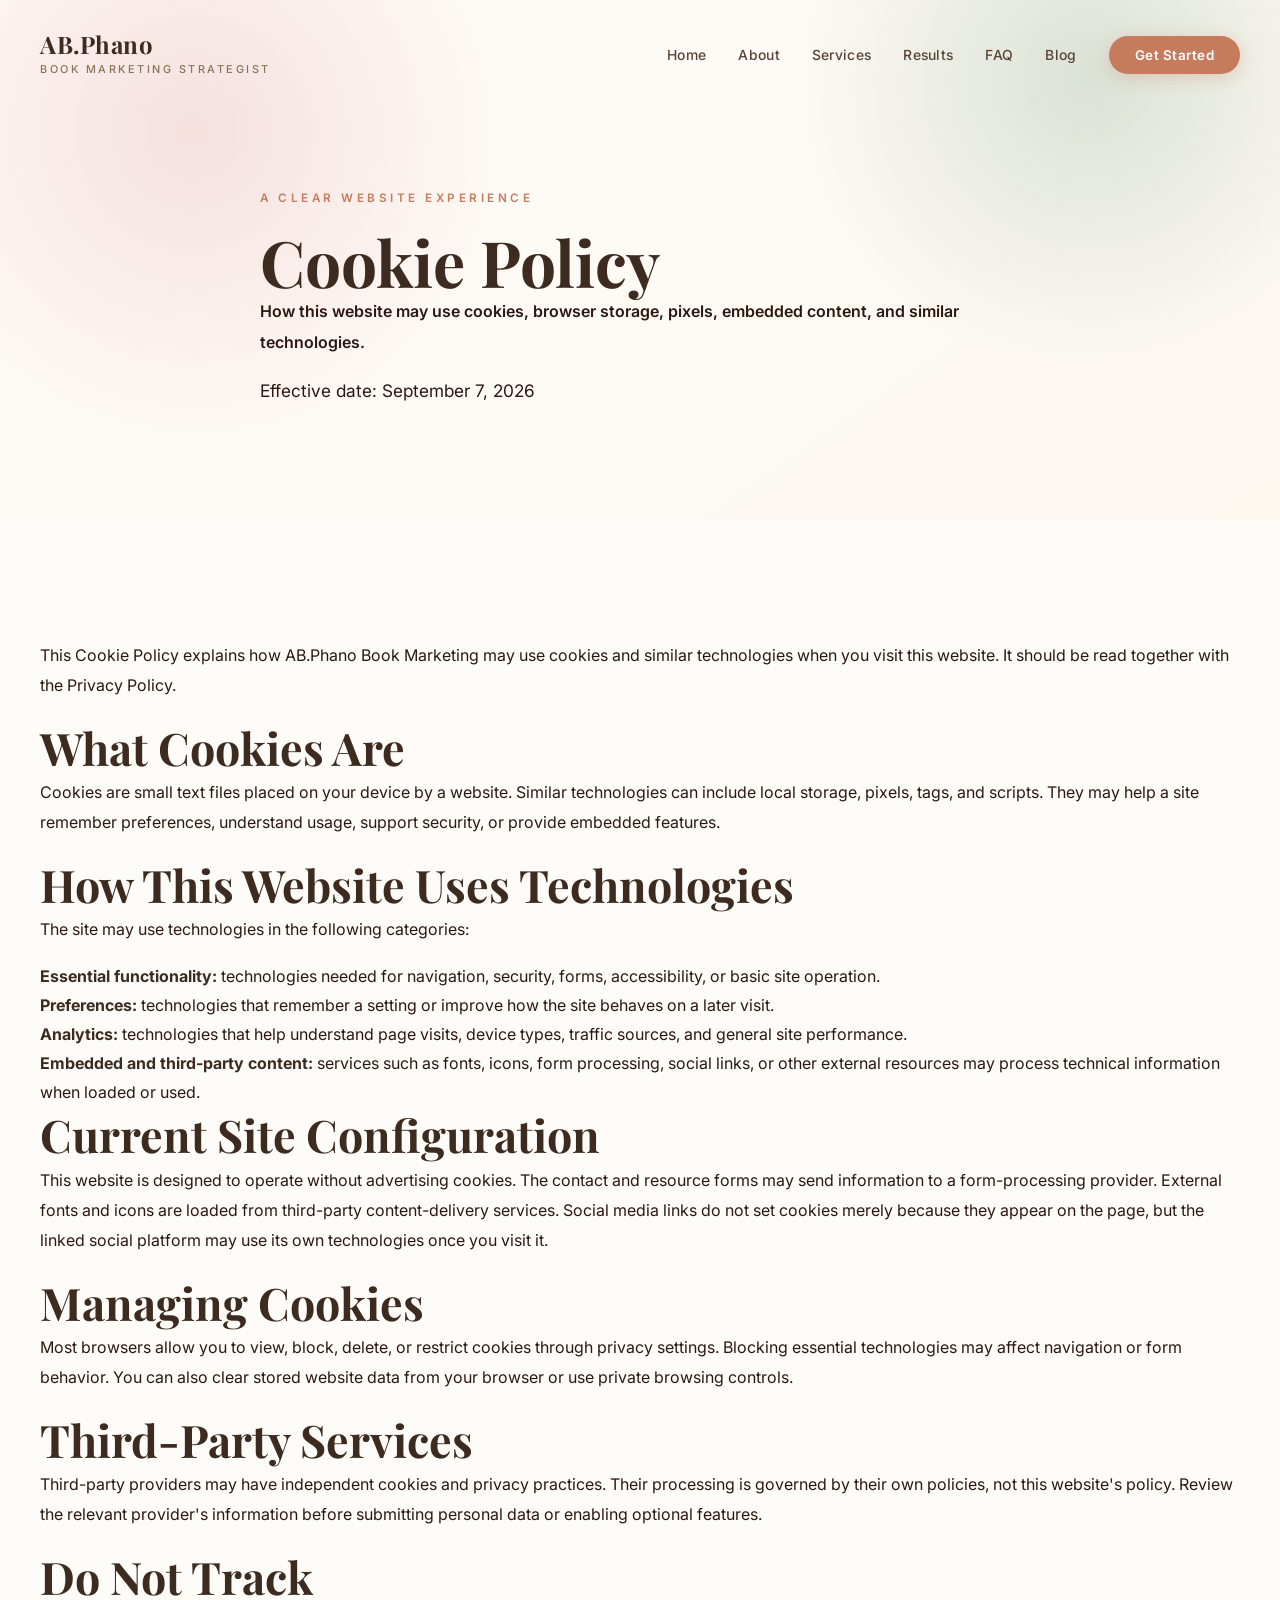
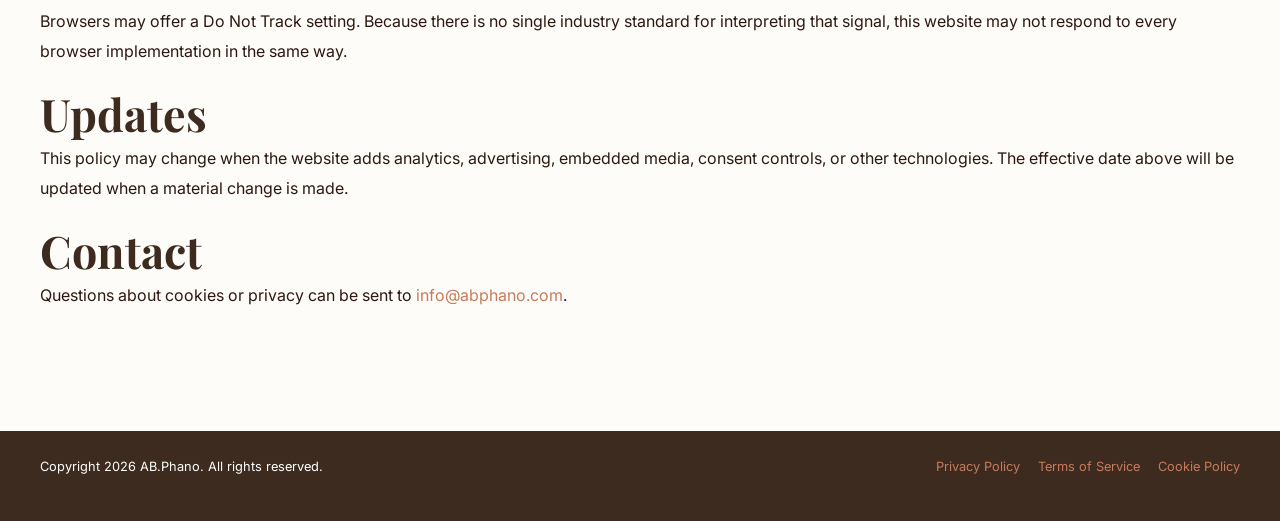
<file: cookie-policy.html>
<!DOCTYPE html>
<html lang="en">
<head>
    <meta charset="UTF-8">
    <meta name="viewport" content="width=device-width, initial-scale=1.0">
    <link rel="icon" type="image/png" href="Images/AB.PHANO lo.png">
    <meta name="description" content="Cookie Policy for AB.Phano Book Marketing. Learn how cookies, browser storage, analytics, and embedded services may be used.">
    <title>Cookie Policy | AB.Phano Book Marketing</title>
    <link rel="canonical" href="https://lilygerstaecker.com/cookie-policy.html">
    <meta name="robots" content="index, follow">
    <meta name="theme-color" content="#FDF8F0">
    <link rel="preconnect" href="https://fonts.googleapis.com"><link rel="preconnect" href="https://fonts.gstatic.com" crossorigin>
    <link href="https://fonts.googleapis.com/css2?family=Playfair+Display:ital,wght@0,400;0,500;0,600;0,700;1,400;1,500&family=Inter:wght@300;400;500;600;700&family=Caveat:wght@400;500;600;700&display=swap" rel="stylesheet">
    <link rel="stylesheet" href="https://cdnjs.cloudflare.com/ajax/libs/font-awesome/6.5.0/css/all.min.css"><link rel="stylesheet" href="style.css">
</head>
<body>
    <nav class="navbar scrolled" id="navbar"><div class="nav-container"><a href="index.html" class="nav-brand"><span class="nav-brand-name">AB.Phano</span><span class="nav-brand-tagline">Book Marketing Strategist</span></a><ul class="nav-links" id="navLinks"><li><a href="index.html">Home</a></li><li><a href="about.html">About</a></li><li><a href="services.html">Services</a></li><li><a href="result.html">Results</a></li><li><a href="faq.html">FAQ</a></li><li><a href="blog.html">Blog</a></li><li><a href="contact.html" class="nav-cta-btn">Get Started</a></li></ul><button class="mobile-toggle" id="mobileToggle" type="button" aria-label="Toggle navigation" aria-expanded="false" aria-controls="navLinks"><span></span><span></span><span></span></button></div></nav>
    <main><section class="page-hero"><div class="container"><div class="section-eyebrow">A Clear Website Experience</div><h1>Cookie Policy</h1><p class="page-subtitle">How this website may use cookies, browser storage, pixels, embedded content, and similar technologies.</p><p class="page-description">Effective date: September 7, 2026</p></div></section>
    <section class="section"><div class="container legal-content">
        <p>This Cookie Policy explains how AB.Phano Book Marketing may use cookies and similar technologies when you visit this website. It should be read together with the Privacy Policy.</p>
        <h2>What Cookies Are</h2><p>Cookies are small text files placed on your device by a website. Similar technologies can include local storage, pixels, tags, and scripts. They may help a site remember preferences, understand usage, support security, or provide embedded features.</p>
        <h2>How This Website Uses Technologies</h2><p>The site may use technologies in the following categories:</p><ul><li><strong>Essential functionality:</strong> technologies needed for navigation, security, forms, accessibility, or basic site operation.</li><li><strong>Preferences:</strong> technologies that remember a setting or improve how the site behaves on a later visit.</li><li><strong>Analytics:</strong> technologies that help understand page visits, device types, traffic sources, and general site performance.</li><li><strong>Embedded and third-party content:</strong> services such as fonts, icons, form processing, social links, or other external resources may process technical information when loaded or used.</li></ul>
        <h2>Current Site Configuration</h2><p>This website is designed to operate without advertising cookies. The contact and resource forms may send information to a form-processing provider. External fonts and icons are loaded from third-party content-delivery services. Social media links do not set cookies merely because they appear on the page, but the linked social platform may use its own technologies once you visit it.</p>
        <h2>Managing Cookies</h2><p>Most browsers allow you to view, block, delete, or restrict cookies through privacy settings. Blocking essential technologies may affect navigation or form behavior. You can also clear stored website data from your browser or use private browsing controls.</p>
        <h2>Third-Party Services</h2><p>Third-party providers may have independent cookies and privacy practices. Their processing is governed by their own policies, not this website's policy. Review the relevant provider's information before submitting personal data or enabling optional features.</p>
        <h2>Do Not Track</h2><p>Browsers may offer a Do Not Track setting. Because there is no single industry standard for interpreting that signal, this website may not respond to every browser implementation in the same way.</p>
        <h2>Updates</h2><p>This policy may change when the website adds analytics, advertising, embedded media, consent controls, or other technologies. The effective date above will be updated when a material change is made.</p>
        <h2>Contact</h2><p>Questions about cookies or privacy can be sent to <a href="mailto:info@abphano.com">info@abphano.com</a>.</p>
    </div></section></main>
    <footer class="footer-mini"><div class="container"><div class="footer-bottom"><p>Copyright <span class="current-year">2026</span> AB.Phano. All rights reserved.</p><div class="footer-bottom-links"><a href="privacy-policy.html">Privacy Policy</a><a href="terms-of-service.html">Terms of Service</a><a href="cookie-policy.html">Cookie Policy</a></div></div></div></footer>
    <script src="script.js"></script>
</body>
</html>
</file>
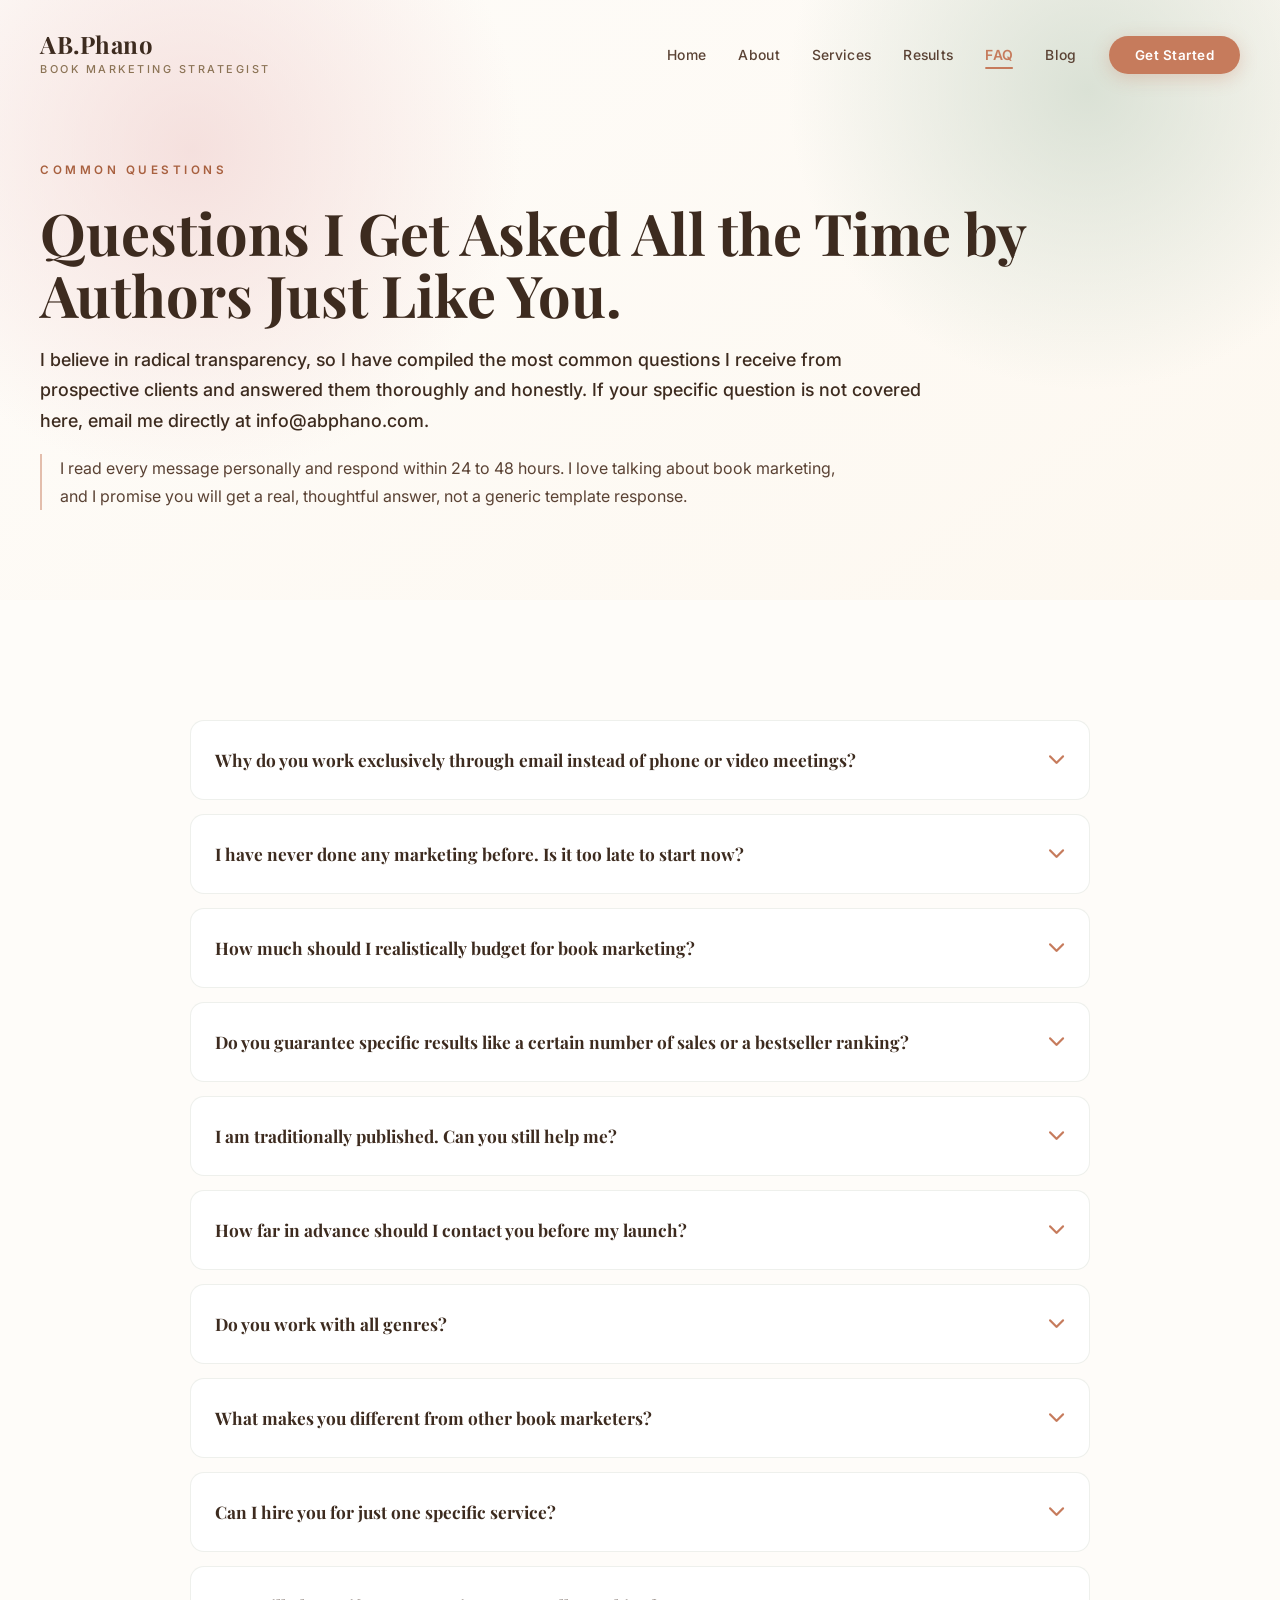
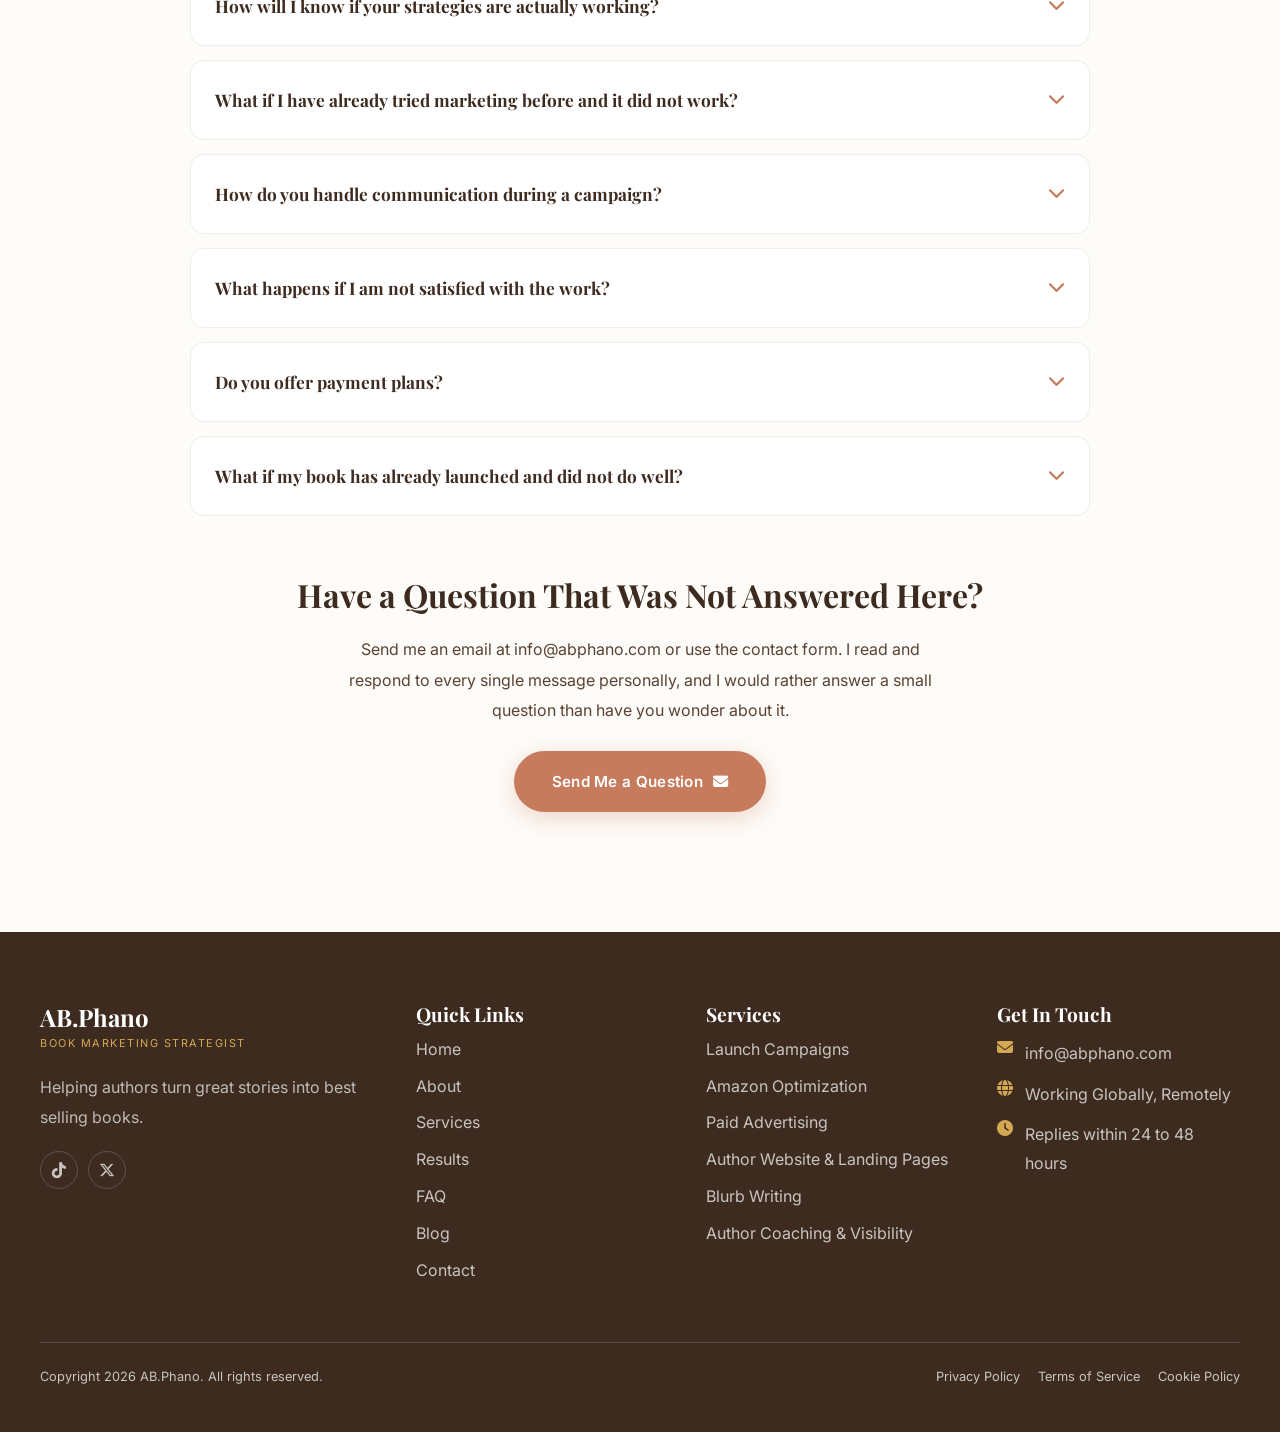
<file: faq.html>
<!DOCTYPE html>
<html lang="en">
<head>
    <meta charset="UTF-8">
    <meta name="viewport" content="width=device-width, initial-scale=1.0">
    <link rel="icon" type="image/png" href="Images/AB.PHANO lo.png">
    <meta name="description" content="Frequently asked questions about book marketing services, pricing, timelines, and working with AB.Phano via email based communication.">
    <title>Frequently Asked Questions | AB.Phano Book Marketing</title>
    <link rel="canonical" href="https://lilygerstaecker.com/faq.html">
    <meta name="robots" content="index, follow">
    <meta name="theme-color" content="#FDF8F0">
    <meta property="og:type" content="website">
    <meta property="og:url" content="https://lilygerstaecker.com/faq.html">
    <meta property="og:title" content="Frequently Asked Questions | AB.Phano">
    <meta property="og:description" content="Answers about book marketing services, budgets, timelines, communication, and working with AB.Phano.">
    <meta property="og:site_name" content="AB.Phano Book Marketing">
    <meta name="twitter:card" content="summary">
    <meta name="twitter:title" content="Frequently Asked Questions | AB.Phano">
    <meta name="twitter:description" content="Answers about book marketing services, budgets, timelines, communication, and working with AB.Phano.">
    <script type="application/ld+json">
    {"@context":"https://schema.org","@type":"FAQPage","name":"Book Marketing FAQ","url":"https://lilygerstaecker.com/faq.html","isPartOf":{"@type":"WebSite","name":"AB.Phano Book Marketing","url":"https://lilygerstaecker.com/"}}
    </script>
    <link rel="preconnect" href="https://fonts.googleapis.com">
    <link rel="preconnect" href="https://fonts.gstatic.com" crossorigin>
    <link href="https://fonts.googleapis.com/css2?family=Playfair+Display:ital,wght@0,400;0,500;0,600;0,700;1,400;1,500&family=Inter:wght@300;400;500;600;700&family=Caveat:wght@400;500;600;700&display=swap" rel="stylesheet">
    <link rel="stylesheet" href="https://cdnjs.cloudflare.com/ajax/libs/font-awesome/6.5.0/css/all.min.css">
    <link rel="stylesheet" href="style.css">
</head>
<body>

    <div class="nav-overlay" id="navOverlay"></div>
    <nav class="navbar" id="navbar">
        <div class="nav-container">
            <a href="index.html" class="nav-brand"><span class="nav-brand-name">AB.Phano</span><span class="nav-brand-tagline">Book Marketing Strategist</span></a>
            <ul class="nav-links" id="navLinks">
                <li><a href="index.html">Home</a></li>
                <li><a href="about.html">About</a></li>
                <li><a href="services.html">Services</a></li>
                <li><a href="result.html">Results</a></li>
                <li><a href="faq.html" class="active">FAQ</a></li>
                <li><a href="blog.html">Blog</a></li>
                <li><a href="contact.html" class="nav-cta-btn">Get Started</a></li>
            </ul>
            <button class="mobile-toggle" id="mobileToggle" aria-label="Toggle navigation"><span></span><span></span><span></span></button>
        </div>
    </nav>

    <section class="page-hero faq-page-hero">
        <div class="container">
            <div class="section-eyebrow">Common Questions</div>
            <h1>Questions I Get Asked All the Time by Authors Just Like You.</h1>
            <p class="page-subtitle">I believe in radical transparency, so I have compiled the most common questions I receive from prospective clients and answered them thoroughly and honestly. If your specific question is not covered here, email me directly at info@abphano.com.</p>
            <p class="page-description">I read every message personally and respond within 24 to 48 hours. I love talking about book marketing, and I promise you will get a real, thoughtful answer, not a generic template response.</p>
        </div>
    </section>

    <section class="section">
        <div class="container">
            <div class="faq-list">

                <div class="faq-item reveal">
                    <button class="faq-question" aria-expanded="false">
                        <span>Why do you work exclusively through email instead of phone or video meetings?</span>
                        <i class="fas fa-chevron-down"></i>
                    </button>
                    <div class="faq-answer">
                        <p>Working exclusively through email is an intentional choice that benefits both of us in several important ways. First, everything is permanently documented. Every strategy, every recommendation, every audit finding, and every progress report exists as a written record you can reference at any time, forward to a collaborator, or revisit years later. Second, written communication forces clarity. When I have to write out my recommendations, I think more carefully about them. When you write out your questions, you often clarify your own thinking in the process. Third, email respects your time. You can read and respond when it suits your schedule, without needing to coordinate calendars or interrupt your writing time. Fourth, information does not get lost or misremembered the way it can with verbal conversations. Your entire marketing history lives in your inbox, searchable and accessible whenever you need it.</p>
                    </div>
                </div>

                <div class="faq-item reveal">
                    <button class="faq-question" aria-expanded="false">
                        <span>I have never done any marketing before. Is it too late to start now?</span>
                        <i class="fas fa-chevron-down"></i>
                    </button>
                    <div class="faq-answer">
                        <p>Absolutely not. The vast majority of authors I work with come to me with little to no formal marketing experience, and that is perfectly fine. Whether your book came out last week or three years ago, there are proven strategies to increase visibility and drive sales. Some of my most dramatic results have come from reviving "dead" backlist titles that their authors had completely given up on. The publishing marketplace is dynamic, and a book that did not find its audience two years ago might be perfectly positioned for a breakout today with the right metadata, advertising, and promotional push. It is genuinely never too late to start.</p>
                    </div>
                </div>

                <div class="faq-item reveal">
                    <button class="faq-question" aria-expanded="false">
                        <span>How much should I realistically budget for book marketing?</span>
                        <i class="fas fa-chevron-down"></i>
                    </button>
                    <div class="faq-answer">
                        <p>This depends on your goals, genre, current platform size, timeline, and financial situation. A focused organic marketing strategy can be implemented for under five hundred dollars. A full scale launch campaign with paid advertising typically requires one thousand to five thousand dollars or more. When you email me with your specific situation, I will help you figure out the right number for your circumstances. I will never pressure you to spend more than you can comfortably afford. A smart five hundred dollar strategy will outperform a reckless five thousand dollar strategy every single time. Strategy always matters more than spending power.</p>
                    </div>
                </div>

                <div class="faq-item reveal">
                    <button class="faq-question" aria-expanded="false">
                        <span>Do you guarantee specific results like a certain number of sales or a bestseller ranking?</span>
                        <i class="fas fa-chevron-down"></i>
                    </button>
                    <div class="faq-answer">
                        <p>No, and this is an important point. No ethical marketer will ever guarantee specific sales numbers or bestseller placements. Anyone who does is either being dishonest or does not understand the industry. What I can guarantee is a professional, data driven strategy executed with care, transparency, and honest written communication. I can guarantee that I will treat your book and your budget with the same respect I would apply to my own. And I can guarantee that I will tell you upfront if I do not think a particular tactic is worth your money, even if that means recommending a smaller engagement than you initially inquired about.</p>
                    </div>
                </div>

                <div class="faq-item reveal">
                    <button class="faq-question" aria-expanded="false">
                        <span>I am traditionally published. Can you still help me?</span>
                        <i class="fas fa-chevron-down"></i>
                    </button>
                    <div class="faq-answer">
                        <p>Absolutely. Traditionally published authors represent a significant portion of my client roster. Many come to me because their publisher's marketing support is minimal. I work with you directly to build an author driven marketing plan that complements and often outperforms what your publisher is doing. I also understand the unique constraints of traditional publishing, such as cover approval limitations and pricing restrictions, and I tailor my strategies accordingly.</p>
                    </div>
                </div>

                <div class="faq-item reveal">
                    <button class="faq-question" aria-expanded="false">
                        <span>How far in advance should I contact you before my launch?</span>
                        <i class="fas fa-chevron-down"></i>
                    </button>
                    <div class="faq-answer">
                        <p>Ideally three to six months before your release date. This gives us time to build an ARC team, set up pre orders, optimize your metadata, and create a comprehensive launch plan. However, I have worked on tighter timelines of six to eight weeks with strong results. The sooner you reach out, the more we can accomplish together.</p>
                    </div>
                </div>

                <div class="faq-item reveal">
                    <button class="faq-question" aria-expanded="false">
                        <span>Do you work with all genres?</span>
                        <i class="fas fa-chevron-down"></i>
                    </button>
                    <div class="faq-answer">
                        <p>I work across most fiction and nonfiction genres including romance, fantasy, science fiction, thriller, mystery, literary fiction, memoir, self help, business, and more. If your genre is highly niche, send me an email and I will be honest about whether I am the best fit for your specific situation.</p>
                    </div>
                </div>

                <div class="faq-item reveal">
                    <button class="faq-question" aria-expanded="false">
                        <span>What makes you different from other book marketers?</span>
                        <i class="fas fa-chevron-down"></i>
                    </button>
                    <div class="faq-answer">
                        <p>Four key things set my practice apart. First, I specialize exclusively in books. Second, I combine creative storytelling with rigorous data analysis. Third, I am relentlessly honest with my clients. I would rather lose a potential client by telling them the truth than keep one with comfortable lies. Fourth, I work exclusively through email so everything is permanently documented and searchable. My reputation is built entirely on trust, and I protect that trust fiercely.</p>
                    </div>
                </div>

                <div class="faq-item reveal">
                    <button class="faq-question" aria-expanded="false">
                        <span>Can I hire you for just one specific service?</span>
                        <i class="fas fa-chevron-down"></i>
                    </button>
                    <div class="faq-answer">
                        <p>Yes, absolutely. Many of my most successful long term client relationships started with a single focused engagement like a blurb rewrite or a written strategy consultation. There are no lock in contracts, no minimum commitments beyond the specific project we agree to, and no pressure to upgrade. I earn your continued business by delivering results.</p>
                    </div>
                </div>

                <div class="faq-item reveal">
                    <button class="faq-question" aria-expanded="false">
                        <span>How will I know if your strategies are actually working?</span>
                        <i class="fas fa-chevron-down"></i>
                    </button>
                    <div class="faq-answer">
                        <p>Transparency and accountability are core values of my practice. Before we begin, we will agree on specific measurable key performance indicators aligned with your goals. I provide regular written performance reports, weekly during active launches and monthly during ongoing engagements, that break down exactly what we achieved, what we spent, and what we learned. Every report is a permanent document you can reference. You will never wonder where your money is going or whether it is producing results.</p>
                    </div>
                </div>

                <div class="faq-item reveal">
                    <button class="faq-question" aria-expanded="false">
                        <span>What if I have already tried marketing before and it did not work?</span>
                        <i class="fas fa-chevron-down"></i>
                    </button>
                    <div class="faq-answer">
                        <p>The most common reason marketing efforts fail is that specific strategies were misaligned with the author's genre, audience, or career stage. Generic advice that works for one author may be completely ineffective for another. My approach starts with a deep individualized assessment before any tactics are deployed. When you email me, describe what you have tried, and I will respond with a written analysis of why it likely did not work and outline a different approach that addresses the root causes rather than the symptoms.</p>
                    </div>
                </div>

                <div class="faq-item reveal">
                    <button class="faq-question" aria-expanded="false">
                        <span>How do you handle communication during a campaign?</span>
                        <i class="fas fa-chevron-down"></i>
                    </button>
                    <div class="faq-answer">
                        <p>All communication happens via email, which is one of the aspects of my practice that clients consistently praise. During active engagements, I provide detailed written weekly updates covering what I worked on, what results we are seeing, and what is coming next. I respond to client emails within 24 hours during business days, and often much faster. You will always know exactly what is happening with your marketing, and every conversation is permanently documented in your inbox for future reference.</p>
                    </div>
                </div>

                <div class="faq-item reveal">
                    <button class="faq-question" aria-expanded="false">
                        <span>What happens if I am not satisfied with the work?</span>
                        <i class="fas fa-chevron-down"></i>
                    </button>
                    <div class="faq-answer">
                        <p>Client satisfaction is critically important to me. If at any point during our engagement you feel the work is not meeting your expectations, tell me immediately in an email so we can address the concern directly. For deliverables like blurbs and strategy documents, I include revision rounds in the original scope. For ongoing services, we can adjust the approach, pivot the strategy, or in rare cases part ways professionally with a clear transition plan.</p>
                    </div>
                </div>

                <div class="faq-item reveal">
                    <button class="faq-question" aria-expanded="false">
                        <span>Do you offer payment plans?</span>
                        <i class="fas fa-chevron-down"></i>
                    </button>
                    <div class="faq-answer">
                        <p>For larger engagements like full service launch campaigns and multi month advertising management, I offer payment plans that split the total investment across multiple months or milestones. When you email me about your situation, we can discuss payment options that work for your specific budget and cash flow.</p>
                    </div>
                </div>

                <div class="faq-item reveal">
                    <button class="faq-question" aria-expanded="false">
                        <span>What if my book has already launched and did not do well?</span>
                        <i class="fas fa-chevron-down"></i>
                    </button>
                    <div class="faq-answer">
                        <p>A disappointing launch does not mean your book is destined for permanent obscurity. Books can be relaunched and revived at any point in their lifecycle. Some of my most successful client relationships started with authors whose initial launches fell flat. Through strategic metadata optimization, targeted advertising, and thoughtful platform building, we have turned those books into steady sellers months or years after the original release date. The publishing world is not a one shot game.</p>
                    </div>
                </div>

            </div>

            <div class="text-center mt-60 reveal">
                <h2 class="section-title" style="font-size: 2rem;">Have a Question That Was Not Answered Here?</h2>
                <p class="mb-25" style="color: var(--text-medium); max-width: 600px; margin-left: auto; margin-right: auto;">Send me an email at info@abphano.com or use the contact form. I read and respond to every single message personally, and I would rather answer a small question than have you wonder about it.</p>
                <a href="contact.html" class="btn-primary">Send Me a Question <i class="fas fa-envelope"></i></a>
            </div>
        </div>
    </section>

    <footer class="footer">
        <div class="container">
            <div class="footer-grid">
                <div class="footer-brand"><h3>AB.Phano</h3><p class="tagline">Book Marketing Strategist</p><p>Helping authors turn great stories into best selling books.</p><div class="footer-social"><a href="https://www.tiktok.com/@ab.phano" aria-label="TikTok: @ab.phano"><i class="fab fa-tiktok"></i></a><a href="https://x.com/abphano?s=11" aria-label="X: @abphano"><i class="fab fa-x-twitter"></i></a></div></div>
                <div><h4>Quick Links</h4><ul class="footer-links"><li><a href="index.html">Home</a></li><li><a href="about.html">About</a></li><li><a href="services.html">Services</a></li><li><a href="result.html">Results</a></li><li><a href="faq.html">FAQ</a></li><li><a href="blog.html">Blog</a></li><li><a href="contact.html">Contact</a></li></ul></div>
                <div><h4>Services</h4><ul class="footer-links"><li><a href="services.html#launch">Launch Campaigns</a></li><li><a href="services.html#metadata">Amazon Optimization</a></li><li><a href="services.html#advertising">Paid Advertising</a></li><li><a href="services.html#website-landing-pages">Author Website &amp; Landing Pages</a></li><li><a href="services.html#blurb">Blurb Writing</a></li><li><a href="services.html#author-coaching">Author Coaching &amp; Visibility</a></li></ul></div>
                <div><h4>Get In Touch</h4><div class="footer-contact-item"><i class="fas fa-envelope"></i><span>info@abphano.com</span></div><div class="footer-contact-item"><i class="fas fa-globe"></i><span>Working Globally, Remotely</span></div><div class="footer-contact-item"><i class="fas fa-clock"></i><span>Replies within 24 to 48 hours</span></div></div>
            </div>
            <div class="footer-bottom"><p>Copyright <span class="current-year">2025</span> AB.Phano. All rights reserved.</p><div class="footer-bottom-links"><a href="privacy-policy.html">Privacy Policy</a><a href="terms-of-service.html">Terms of Service</a><a href="cookie-policy.html">Cookie Policy</a></div></div>
        </div>
    </footer>

    <button class="back-to-top" id="backToTop" aria-label="Back to top"><i class="fas fa-arrow-up"></i></button>
    <script src="script.js"></script>
</body>
</html>
</file>
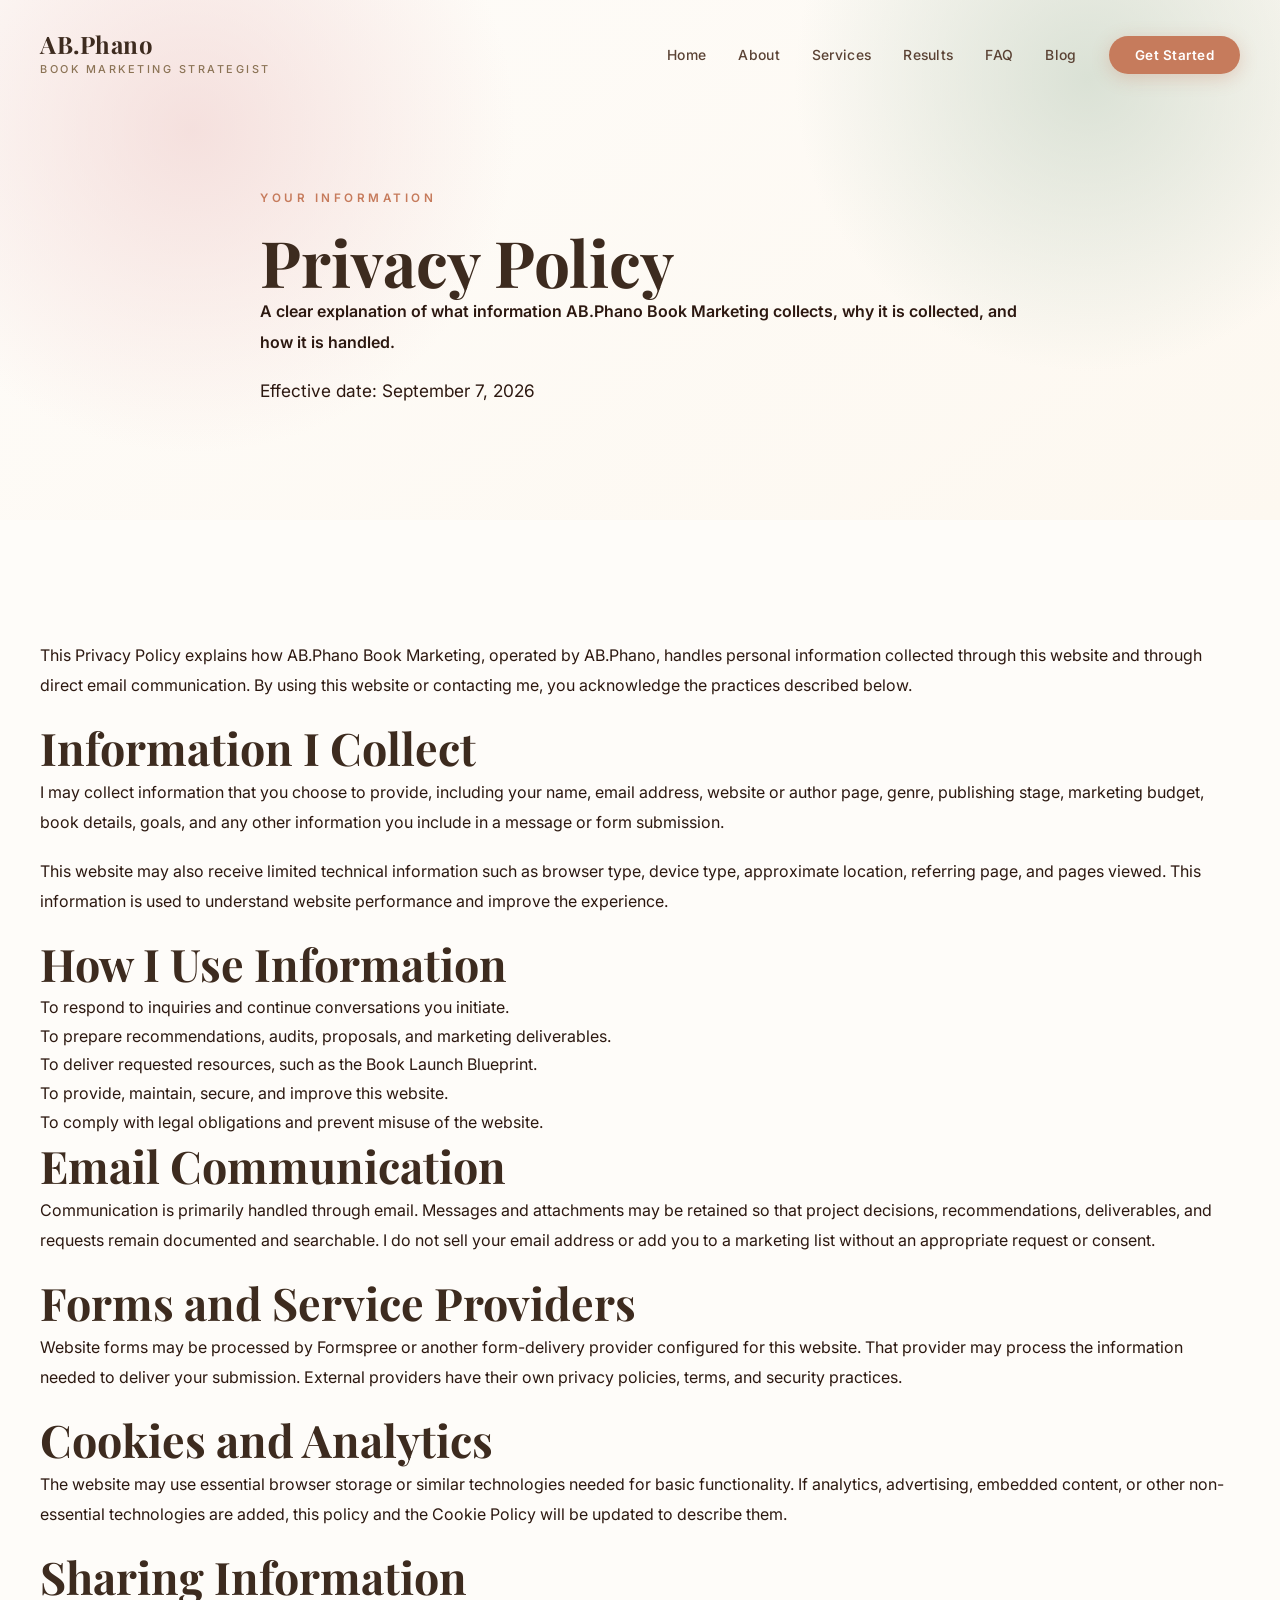
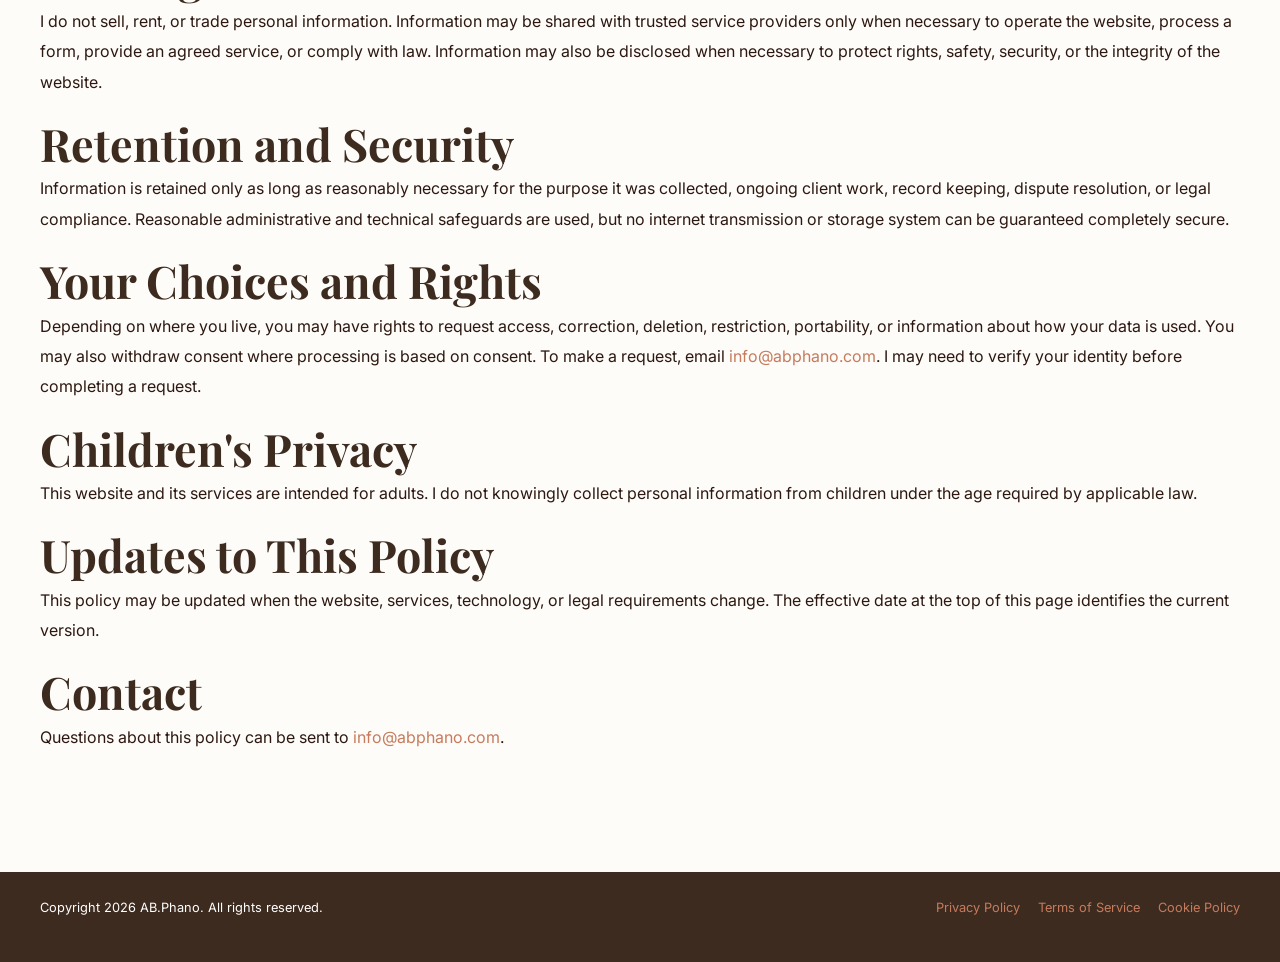
<file: privacy-policy.html>
<!DOCTYPE html>
<html lang="en">
<head>
    <meta charset="UTF-8">
    <meta name="viewport" content="width=device-width, initial-scale=1.0">
    <link rel="icon" type="image/png" href="Images/AB.PHANO lo.png">
    <meta name="description" content="Privacy Policy for AB.Phano Book Marketing. Learn how personal information is collected, used, protected, and retained.">
    <title>Privacy Policy | AB.Phano Book Marketing</title>
    <link rel="canonical" href="https://lilygerstaecker.com/privacy-policy.html">
    <meta name="robots" content="index, follow">
    <meta name="theme-color" content="#FDF8F0">
    <link rel="preconnect" href="https://fonts.googleapis.com">
    <link rel="preconnect" href="https://fonts.gstatic.com" crossorigin>
    <link href="https://fonts.googleapis.com/css2?family=Playfair+Display:ital,wght@0,400;0,500;0,600;0,700;1,400;1,500&family=Inter:wght@300;400;500;600;700&family=Caveat:wght@400;500;600;700&display=swap" rel="stylesheet">
    <link rel="stylesheet" href="https://cdnjs.cloudflare.com/ajax/libs/font-awesome/6.5.0/css/all.min.css">
    <link rel="stylesheet" href="style.css">
</head>
<body>
    <nav class="navbar scrolled" id="navbar">
        <div class="nav-container">
            <a href="index.html" class="nav-brand"><span class="nav-brand-name">AB.Phano</span><span class="nav-brand-tagline">Book Marketing Strategist</span></a>
            <ul class="nav-links" id="navLinks">
                <li><a href="index.html">Home</a></li><li><a href="about.html">About</a></li><li><a href="services.html">Services</a></li><li><a href="result.html">Results</a></li><li><a href="faq.html">FAQ</a></li><li><a href="blog.html">Blog</a></li><li><a href="contact.html" class="nav-cta-btn">Get Started</a></li>
            </ul>
            <button class="mobile-toggle" id="mobileToggle" type="button" aria-label="Toggle navigation" aria-expanded="false" aria-controls="navLinks"><span></span><span></span><span></span></button>
        </div>
    </nav>
    <main>
        <section class="page-hero"><div class="container"><div class="section-eyebrow">Your Information</div><h1>Privacy Policy</h1><p class="page-subtitle">A clear explanation of what information AB.Phano Book Marketing collects, why it is collected, and how it is handled.</p><p class="page-description">Effective date: September 7, 2026</p></div></section>
        <section class="section"><div class="container legal-content">
            <p>This Privacy Policy explains how AB.Phano Book Marketing, operated by AB.Phano, handles personal information collected through this website and through direct email communication. By using this website or contacting me, you acknowledge the practices described below.</p>
            <h2>Information I Collect</h2>
            <p>I may collect information that you choose to provide, including your name, email address, website or author page, genre, publishing stage, marketing budget, book details, goals, and any other information you include in a message or form submission.</p>
            <p>This website may also receive limited technical information such as browser type, device type, approximate location, referring page, and pages viewed. This information is used to understand website performance and improve the experience.</p>
            <h2>How I Use Information</h2>
            <ul><li>To respond to inquiries and continue conversations you initiate.</li><li>To prepare recommendations, audits, proposals, and marketing deliverables.</li><li>To deliver requested resources, such as the Book Launch Blueprint.</li><li>To provide, maintain, secure, and improve this website.</li><li>To comply with legal obligations and prevent misuse of the website.</li></ul>
            <h2>Email Communication</h2>
            <p>Communication is primarily handled through email. Messages and attachments may be retained so that project decisions, recommendations, deliverables, and requests remain documented and searchable. I do not sell your email address or add you to a marketing list without an appropriate request or consent.</p>
            <h2>Forms and Service Providers</h2>
            <p>Website forms may be processed by Formspree or another form-delivery provider configured for this website. That provider may process the information needed to deliver your submission. External providers have their own privacy policies, terms, and security practices.</p>
            <h2>Cookies and Analytics</h2>
            <p>The website may use essential browser storage or similar technologies needed for basic functionality. If analytics, advertising, embedded content, or other non-essential technologies are added, this policy and the Cookie Policy will be updated to describe them.</p>
            <h2>Sharing Information</h2>
            <p>I do not sell, rent, or trade personal information. Information may be shared with trusted service providers only when necessary to operate the website, process a form, provide an agreed service, or comply with law. Information may also be disclosed when necessary to protect rights, safety, security, or the integrity of the website.</p>
            <h2>Retention and Security</h2>
            <p>Information is retained only as long as reasonably necessary for the purpose it was collected, ongoing client work, record keeping, dispute resolution, or legal compliance. Reasonable administrative and technical safeguards are used, but no internet transmission or storage system can be guaranteed completely secure.</p>
            <h2>Your Choices and Rights</h2>
            <p>Depending on where you live, you may have rights to request access, correction, deletion, restriction, portability, or information about how your data is used. You may also withdraw consent where processing is based on consent. To make a request, email <a href="mailto:info@abphano.com">info@abphano.com</a>. I may need to verify your identity before completing a request.</p>
            <h2>Children's Privacy</h2>
            <p>This website and its services are intended for adults. I do not knowingly collect personal information from children under the age required by applicable law.</p>
            <h2>Updates to This Policy</h2>
            <p>This policy may be updated when the website, services, technology, or legal requirements change. The effective date at the top of this page identifies the current version.</p>
            <h2>Contact</h2>
            <p>Questions about this policy can be sent to <a href="mailto:info@abphano.com">info@abphano.com</a>.</p>
        </div></section>
    </main>
    <footer class="footer-mini"><div class="container"><div class="footer-bottom"><p>Copyright <span class="current-year">2026</span> AB.Phano. All rights reserved.</p><div class="footer-bottom-links"><a href="privacy-policy.html">Privacy Policy</a><a href="terms-of-service.html">Terms of Service</a><a href="cookie-policy.html">Cookie Policy</a></div></div></div></footer>
    <script src="script.js"></script>
</body>
</html>
</file>
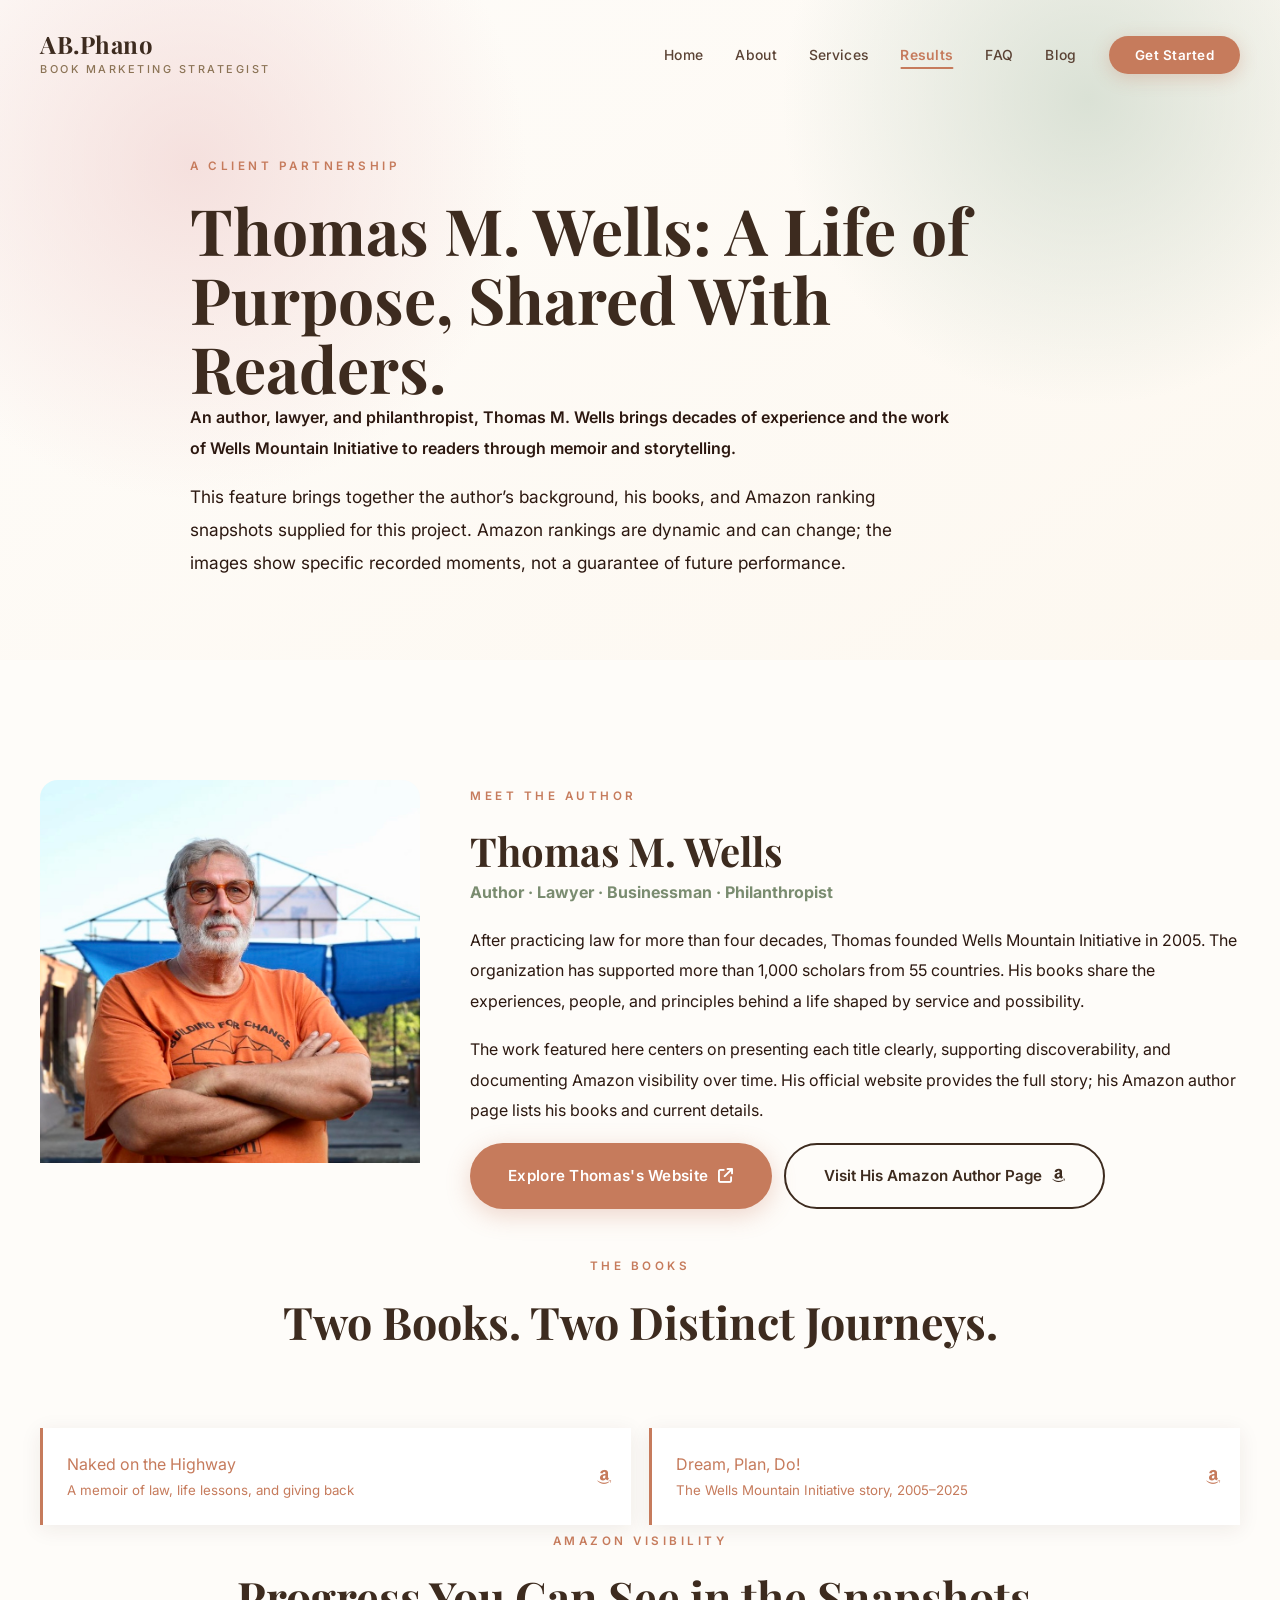
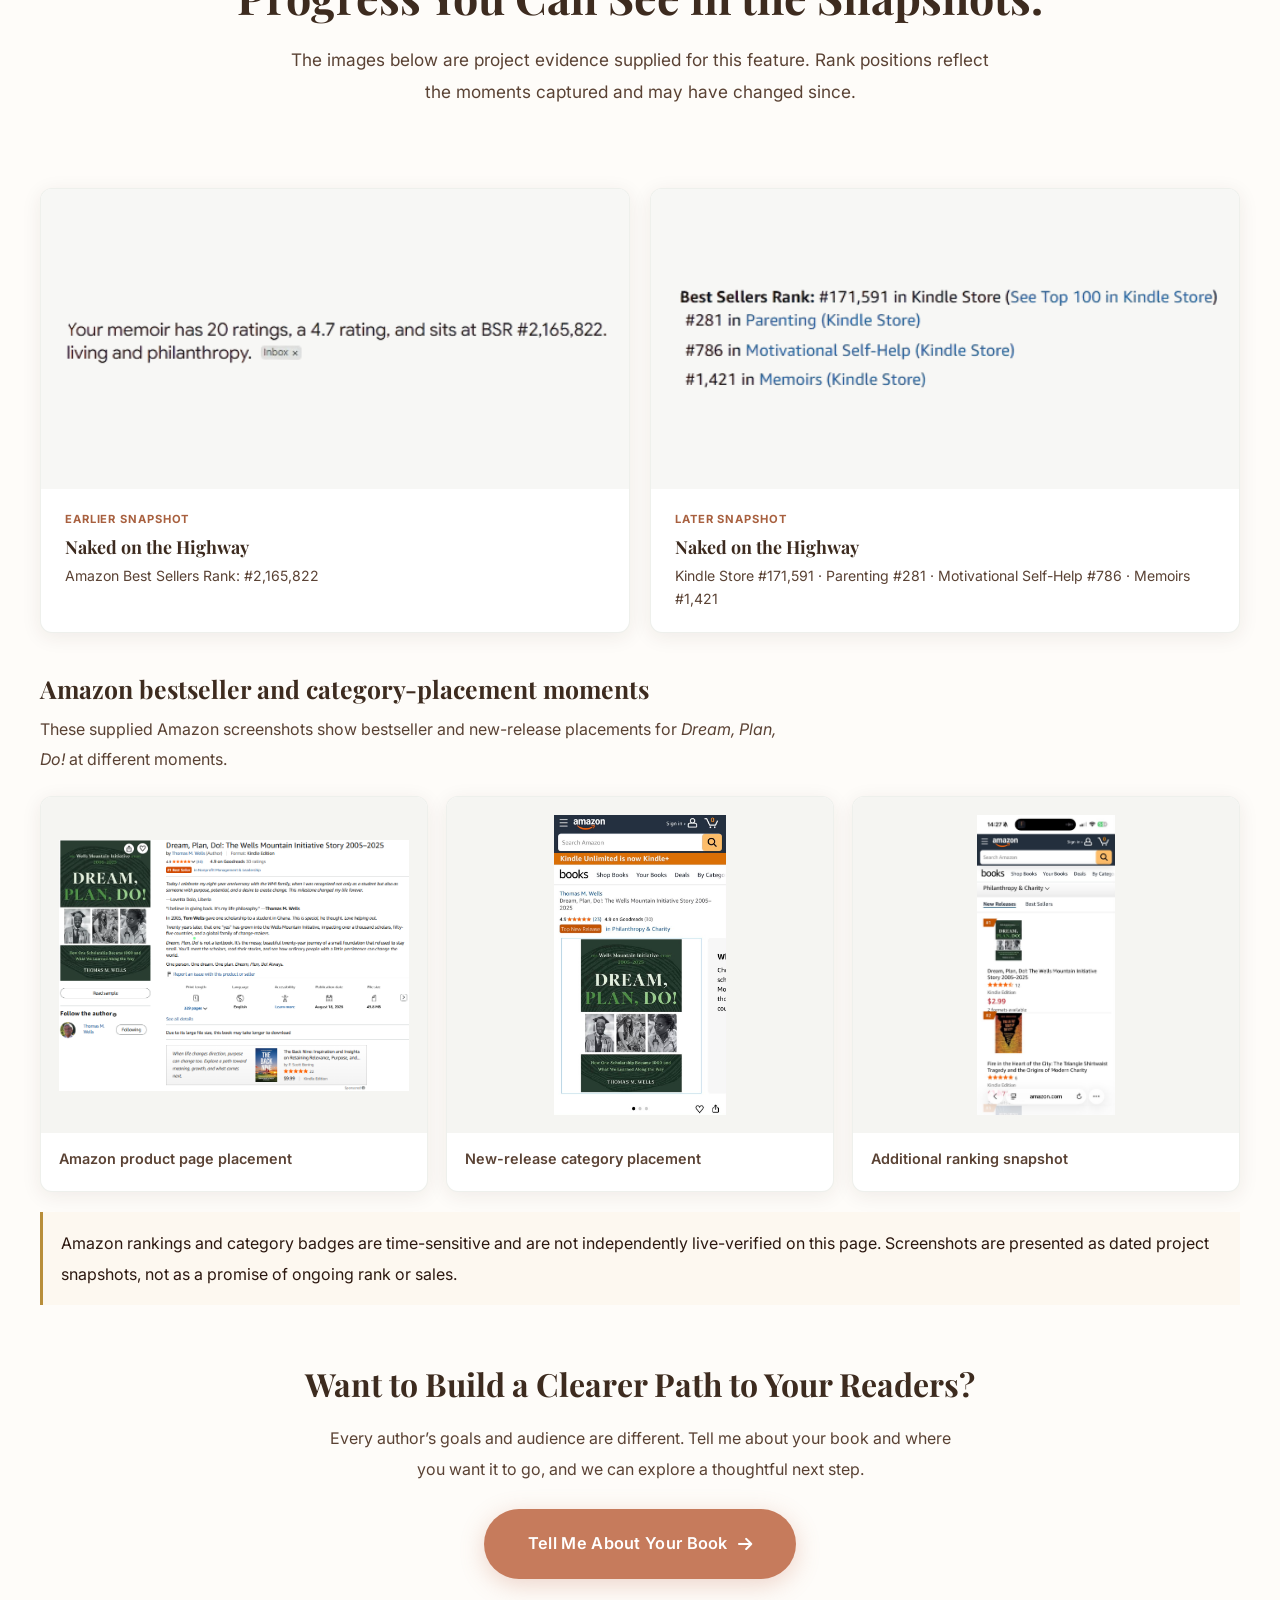
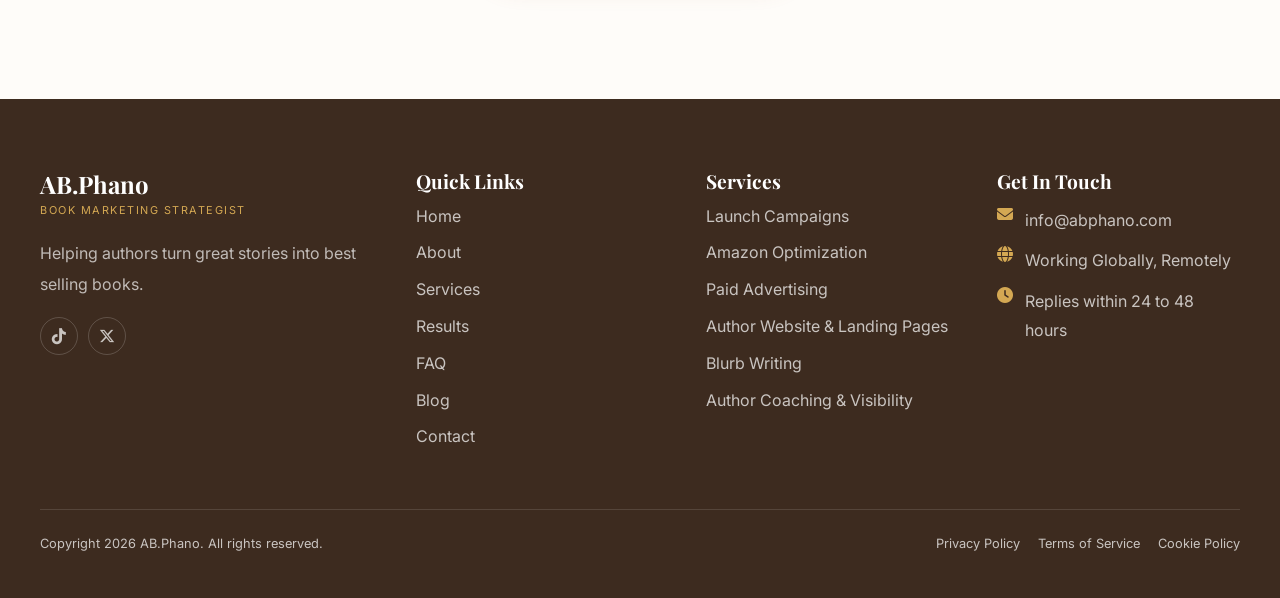
<file: result.html>
<!DOCTYPE html>
<html lang="en">
<head>
    <meta charset="UTF-8">
    <meta name="viewport" content="width=device-width, initial-scale=1.0">
    <link rel="icon" type="image/png" href="Images/AB.PHANO lo.png">
    <meta name="description" content="Explore a featured book marketing partnership with Thomas M. Wells, including Amazon ranking snapshots for Naked on the Highway and bestseller placements for Dream, Plan, Do!.">
    <title>Thomas M. Wells Book Marketing Results | AB.Phano</title>
    <link rel="canonical" href="https://lilygerstaecker.com/result.html">
    <meta name="robots" content="index, follow">
    <meta name="theme-color" content="#FDF8F0">
    <meta property="og:type" content="website">
    <meta property="og:url" content="https://lilygerstaecker.com/result.html">
    <meta property="og:title" content="Thomas M. Wells Book Marketing Results | AB.Phano">
    <meta property="og:description" content="A featured author partnership with Amazon ranking snapshots and bestseller placements for Thomas M. Wells's books.">
    <meta property="og:site_name" content="AB.Phano Book Marketing">
    <meta name="twitter:card" content="summary">
    <meta name="twitter:title" content="Thomas M. Wells Book Marketing Results | AB.Phano">
    <meta name="twitter:description" content="A featured author partnership with Amazon ranking snapshots and bestseller placements for Thomas M. Wells's books.">
    <script type="application/ld+json">
    {"@context":"https://schema.org","@type":"ProfilePage","name":"Thomas M. Wells Book Marketing Partnership","url":"https://lilygerstaecker.com/result.html","mainEntity":{"@type":"Person","name":"Thomas M. Wells","url":"https://www.wellsonthehighway.com/"},"isPartOf":{"@type":"WebSite","name":"AB.Phano Book Marketing","url":"https://lilygerstaecker.com/"}}
    </script>
    <link rel="preconnect" href="https://fonts.googleapis.com">
    <link rel="preconnect" href="https://fonts.gstatic.com" crossorigin>
    <link href="https://fonts.googleapis.com/css2?family=Playfair+Display:ital,wght@0,400;0,500;0,600;0,700;1,400;1,500&family=Inter:wght@300;400;500;600;700&family=Caveat:wght@400;500;600;700&display=swap" rel="stylesheet">
    <link rel="stylesheet" href="https://cdnjs.cloudflare.com/ajax/libs/font-awesome/6.5.0/css/all.min.css">
    <link rel="stylesheet" href="style.css">
</head>
<body>

    <div class="nav-overlay" id="navOverlay"></div>
    <nav class="navbar" id="navbar">
        <div class="nav-container">
            <a href="index.html" class="nav-brand"><span class="nav-brand-name">AB.Phano</span><span class="nav-brand-tagline">Book Marketing Strategist</span></a>
            <ul class="nav-links" id="navLinks">
                <li><a href="index.html">Home</a></li>
                <li><a href="about.html">About</a></li>
                <li><a href="services.html">Services</a></li>
                <li><a href="result.html" class="active">Results</a></li>
                <li><a href="faq.html">FAQ</a></li>
                <li><a href="blog.html">Blog</a></li>
                <li><a href="contact.html" class="nav-cta-btn">Get Started</a></li>
            </ul>
            <button class="mobile-toggle" id="mobileToggle" aria-label="Toggle navigation menu"><span></span><span></span><span></span></button>
        </div>
    </nav>

    <section class="page-hero">
        <div class="container">
            <div class="section-eyebrow">A Client Partnership</div>
            <h1>Thomas M. Wells: A Life of Purpose, Shared With Readers.</h1>
            <p class="page-subtitle">An author, lawyer, and philanthropist, Thomas M. Wells brings decades of experience and the work of Wells Mountain Initiative to readers through memoir and storytelling.</p>
            <p class="page-description">This feature brings together the author’s background, his books, and Amazon ranking snapshots supplied for this project. Amazon rankings are dynamic and can change; the images show specific recorded moments, not a guarantee of future performance.</p>
        </div>
    </section>

    <section class="section">
        <div class="container">
            <article class="wells-profile reveal">
                <div class="wells-profile-image">
                    <img src="Images/Author%20Thomas%20Wells.jpg" alt="Thomas M. Wells, author and founder of Wells Mountain Initiative" loading="lazy">
                </div>
                <div class="wells-profile-copy">
                    <div class="section-eyebrow">Meet the Author</div>
                    <h2>Thomas M. Wells</h2>
                    <p class="wells-profile-role">Author · Lawyer · Businessman · Philanthropist</p>
                    <p>After practicing law for more than four decades, Thomas founded Wells Mountain Initiative in 2005. The organization has supported more than 1,000 scholars from 55 countries. His books share the experiences, people, and principles behind a life shaped by service and possibility.</p>
                    <p>The work featured here centers on presenting each title clearly, supporting discoverability, and documenting Amazon visibility over time. His official website provides the full story; his Amazon author page lists his books and current details.</p>
                    <div class="client-feature-links">
                        <a class="btn-primary" href="https://www.wellsonthehighway.com/" target="_blank" rel="noopener noreferrer">Explore Thomas's Website <i class="fas fa-arrow-up-right-from-square"></i></a>
                        <a class="btn-secondary" href="https://www.amazon.com/stores/Thomas-M.-Wells/author/B0FLBHDS58" target="_blank" rel="noopener noreferrer">Visit His Amazon Author Page <i class="fab fa-amazon"></i></a>
                    </div>
                </div>
            </article>

            <section class="wells-books reveal" aria-labelledby="wells-books-title">
                <div class="section-header">
                    <div class="section-eyebrow">The Books</div>
                    <h2 class="section-title" id="wells-books-title">Two Books. Two Distinct Journeys.</h2>
                    <div class="section-divider"></div>
                </div>
                <div class="wells-book-links">
                    <a href="https://www.amazon.com/dp/B0FK4LL15L" target="_blank" rel="noopener noreferrer"><span>Naked on the Highway</span><small>A memoir of law, life lessons, and giving back</small><i class="fab fa-amazon" aria-hidden="true"></i></a>
                    <a href="https://www.amazon.com/dp/B0H8F7TQ2C" target="_blank" rel="noopener noreferrer"><span>Dream, Plan, Do!</span><small>The Wells Mountain Initiative story, 2005–2025</small><i class="fab fa-amazon" aria-hidden="true"></i></a>
                </div>
            </section>

            <section class="wells-proof reveal" aria-labelledby="wells-proof-title">
                <div class="section-header">
                    <div class="section-eyebrow">Amazon Visibility</div>
                    <h2 class="section-title" id="wells-proof-title">Progress You Can See in the Snapshots.</h2>
                    <p class="section-subtitle">The images below are project evidence supplied for this feature. Rank positions reflect the moments captured and may have changed since.</p>
                    <div class="section-divider"></div>
                </div>
                <div class="rank-comparison">
                    <figure class="rank-figure">
                        <a class="evidence-image-link" href="Images/NOH_BSR_Before_-removebg-preview.png" target="_blank" rel="noopener noreferrer" aria-label="Open the full-size earlier Amazon ranking snapshot for Naked on the Highway">
                            <img src="Images/NOH_BSR_Before_-removebg-preview.png" alt="Earlier Amazon ranking snapshot for Naked on the Highway showing a Best Sellers Rank of 2,165,822" loading="lazy">
                        </a>
                        <figcaption><span>Earlier snapshot</span><strong>Naked on the Highway</strong><small>Amazon Best Sellers Rank: #2,165,822</small></figcaption>
                    </figure>
                    <figure class="rank-figure rank-figure-current">
                        <a class="evidence-image-link" href="Images/NOH_BSR_Now-removebg-preview.png" target="_blank" rel="noopener noreferrer" aria-label="Open the full-size later Amazon ranking snapshot for Naked on the Highway">
                            <img src="Images/NOH_BSR_Now-removebg-preview.png" alt="Later Amazon ranking snapshot for Naked on the Highway showing a Kindle Store rank of 171,591 and category rankings" loading="lazy">
                        </a>
                        <figcaption><span>Later snapshot</span><strong>Naked on the Highway</strong><small>Kindle Store #171,591 · Parenting #281 · Motivational Self-Help #786 · Memoirs #1,421</small></figcaption>
                    </figure>
                </div>
                <div class="bestseller-evidence">
                    <h3>Amazon bestseller and category-placement moments</h3>
                    <p>These supplied Amazon screenshots show bestseller and new-release placements for <em>Dream, Plan, Do!</em> at different moments.</p>
                    <div class="bestseller-gallery">
                        <figure><a class="evidence-image-link" href="Images/A%20New%20Best%20Seller%20Rank.png" target="_blank" rel="noopener noreferrer" aria-label="Open the full-size Amazon bestseller placement screenshot"><img src="Images/A%20New%20Best%20Seller%20Rank.png" alt="Amazon page screenshot showing Dream, Plan, Do! with a bestseller badge in Nonprofit Management and Leadership" loading="lazy"></a><figcaption>Amazon product page placement</figcaption></figure>
                        <figure><a class="evidence-image-link" href="Images/Best%20Seller%20Second%20Time.jpeg" target="_blank" rel="noopener noreferrer" aria-label="Open the full-size Amazon new-release category placement screenshot"><img src="Images/Best%20Seller%20Second%20Time.jpeg" alt="Amazon screenshot showing Dream, Plan, Do! ranked number one in New Releases for Philanthropy and Charity" loading="lazy"></a><figcaption>New-release category placement</figcaption></figure>
                        <figure><a class="evidence-image-link" href="Images/Best%20Seller%20Third%20Time.jpeg" target="_blank" rel="noopener noreferrer" aria-label="Open the full-size additional Amazon bestseller snapshot"><img src="Images/Best%20Seller%20Third%20Time.jpeg" alt="Additional Amazon screenshot documenting a bestseller placement for Dream, Plan, Do!" loading="lazy"></a><figcaption>Additional ranking snapshot</figcaption></figure>
                    </div>
                </div>
                <p class="evidence-note">Amazon rankings and category badges are time-sensitive and are not independently live-verified on this page. Screenshots are presented as dated project snapshots, not as a promise of ongoing rank or sales.</p>
            </section>

            <div class="text-center mt-60 reveal">
                <h2 class="section-title" style="font-size: 2rem;">Want to Build a Clearer Path to Your Readers?</h2>
                <p class="mb-25" style="color: var(--text-medium); max-width: 650px; margin-left: auto; margin-right: auto;">Every author’s goals and audience are different. Tell me about your book and where you want it to go, and we can explore a thoughtful next step.</p>
                <a href="contact.html" class="btn-primary btn-primary-lg">Tell Me About Your Book <i class="fas fa-arrow-right"></i></a>
            </div>
        </div>
    </section>

    <footer class="footer">
        <div class="container">
            <div class="footer-grid">
                <div class="footer-brand"><h3>AB.Phano</h3><p class="tagline">Book Marketing Strategist</p><p>Helping authors turn great stories into best selling books.</p><div class="footer-social"><a href="https://www.tiktok.com/@ab.phano" aria-label="TikTok: @ab.phano"><i class="fab fa-tiktok"></i></a><a href="https://x.com/abphano?s=11" aria-label="X: @abphano"><i class="fab fa-x-twitter"></i></a></div></div>
                <div><h4>Quick Links</h4><ul class="footer-links"><li><a href="index.html">Home</a></li><li><a href="about.html">About</a></li><li><a href="services.html">Services</a></li><li><a href="result.html">Results</a></li><li><a href="faq.html">FAQ</a></li><li><a href="blog.html">Blog</a></li><li><a href="contact.html">Contact</a></li></ul></div>
                <div><h4>Services</h4><ul class="footer-links"><li><a href="services.html#launch">Launch Campaigns</a></li><li><a href="services.html#metadata">Amazon Optimization</a></li><li><a href="services.html#advertising">Paid Advertising</a></li><li><a href="services.html#website-landing-pages">Author Website &amp; Landing Pages</a></li><li><a href="services.html#blurb">Blurb Writing</a></li><li><a href="services.html#author-coaching">Author Coaching &amp; Visibility</a></li></ul></div>
                <div><h4>Get In Touch</h4><div class="footer-contact-item"><i class="fas fa-envelope"></i><span>info@abphano.com</span></div><div class="footer-contact-item"><i class="fas fa-globe"></i><span>Working Globally, Remotely</span></div><div class="footer-contact-item"><i class="fas fa-clock"></i><span>Replies within 24 to 48 hours</span></div></div>
            </div>
            <div class="footer-bottom"><p>Copyright <span class="current-year">2025</span> AB.Phano. All rights reserved.</p><div class="footer-bottom-links"><a href="privacy-policy.html">Privacy Policy</a><a href="terms-of-service.html">Terms of Service</a><a href="cookie-policy.html">Cookie Policy</a></div></div>
        </div>
    </footer>

    <button class="back-to-top" id="backToTop" aria-label="Back to top"><i class="fas fa-arrow-up"></i></button>
    <script src="script.js"></script>
</body>
</html>
</file>
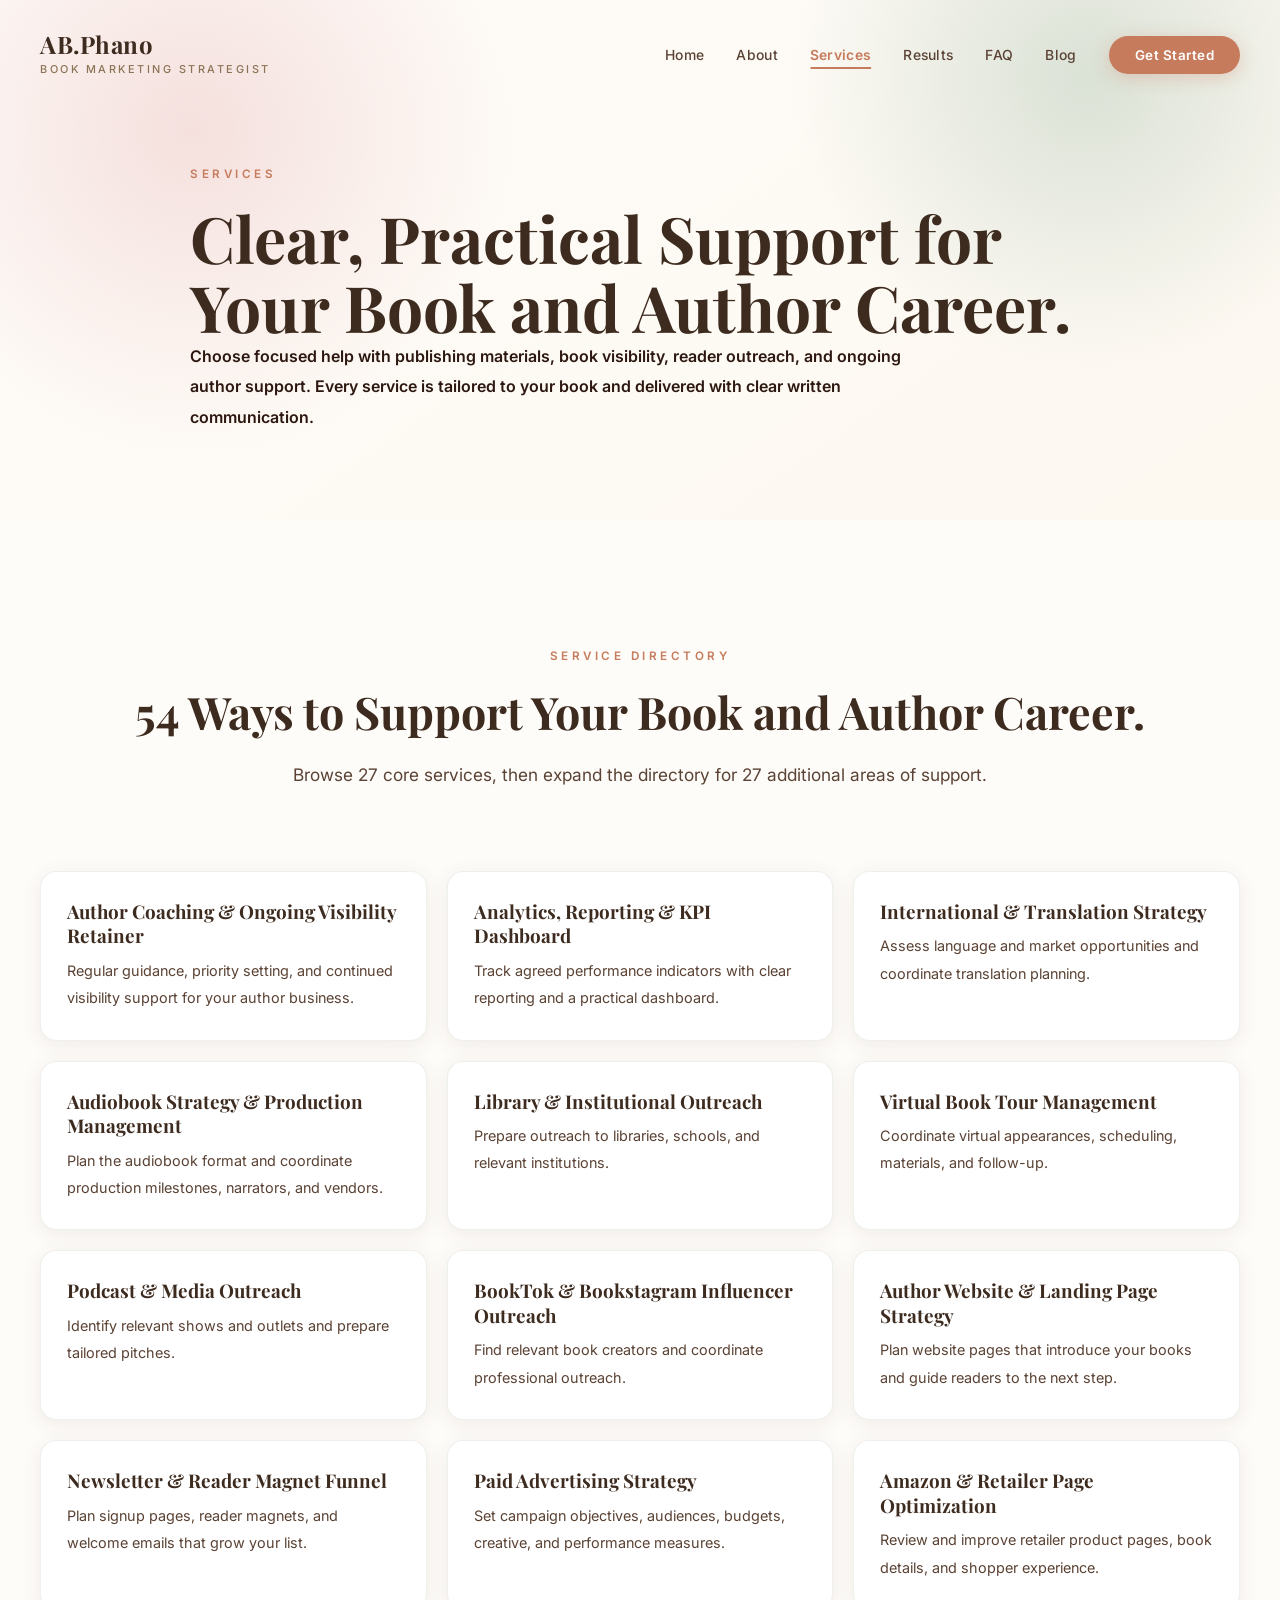
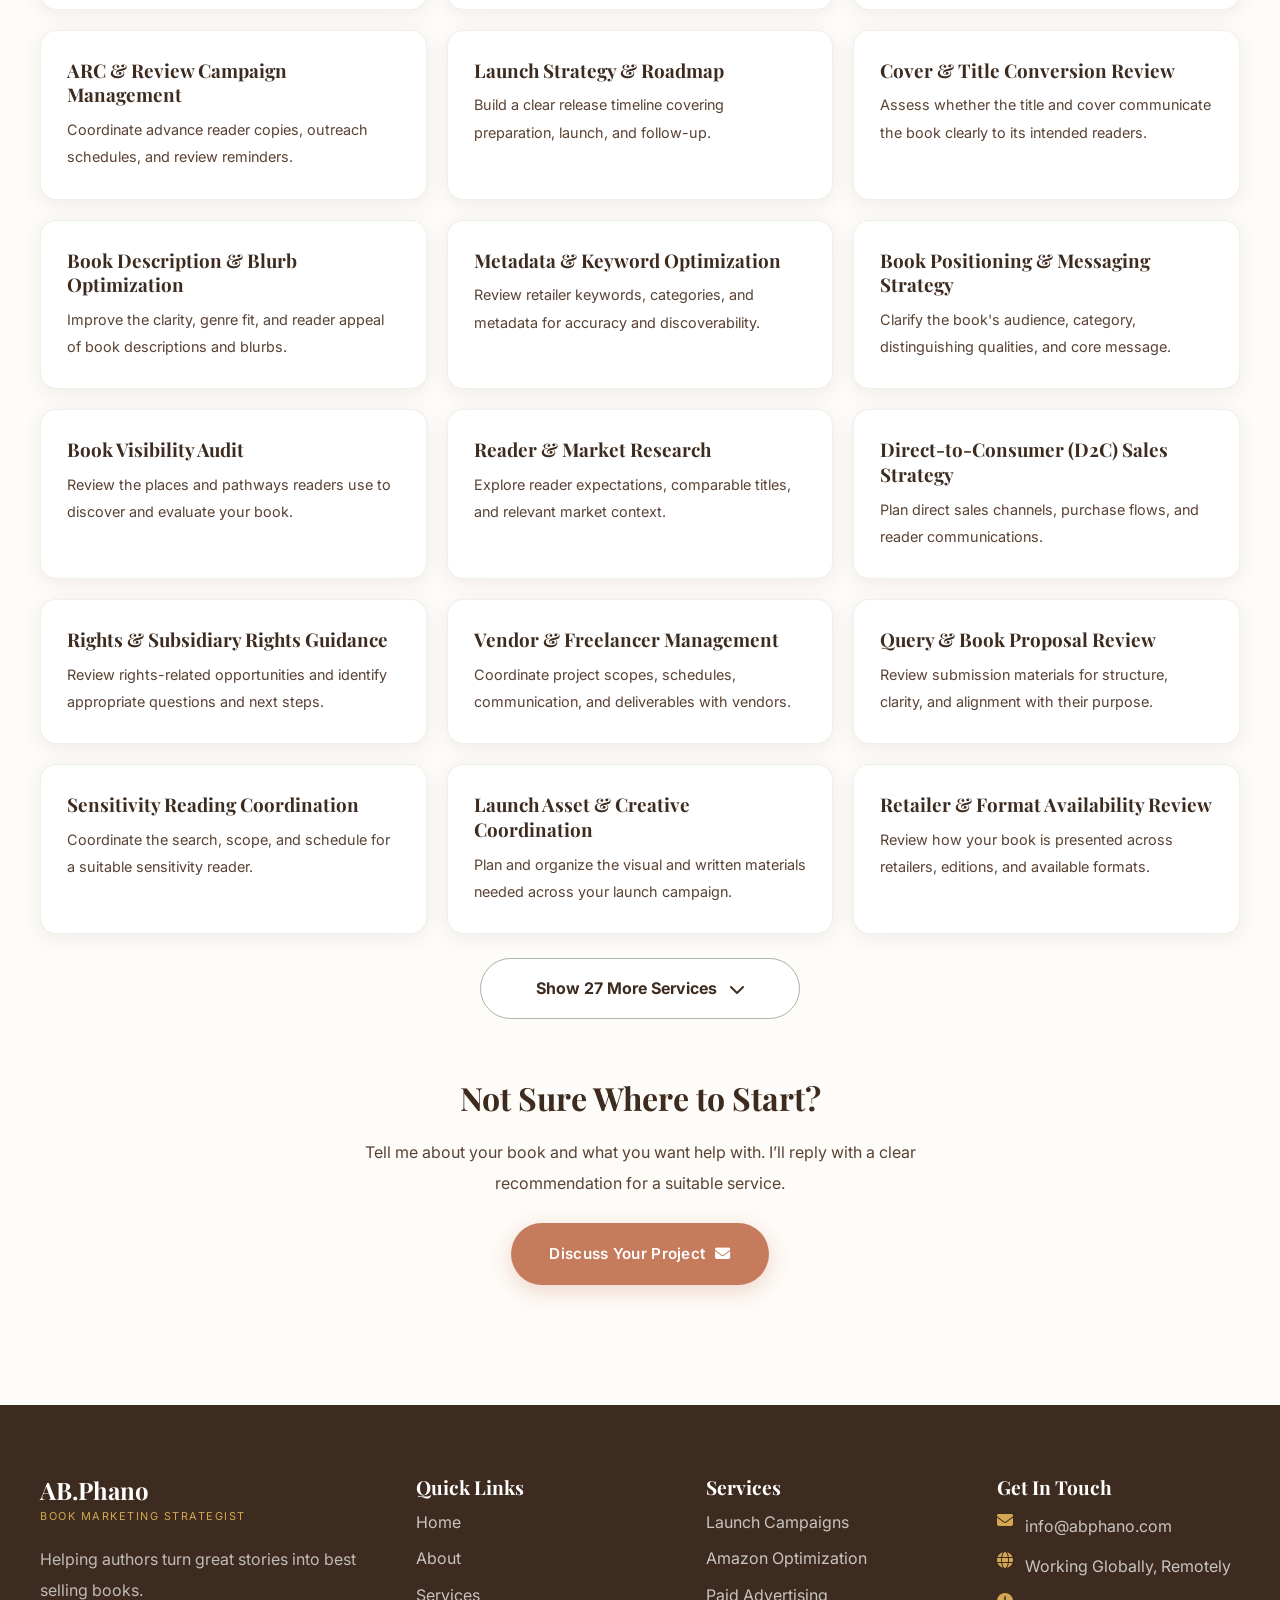
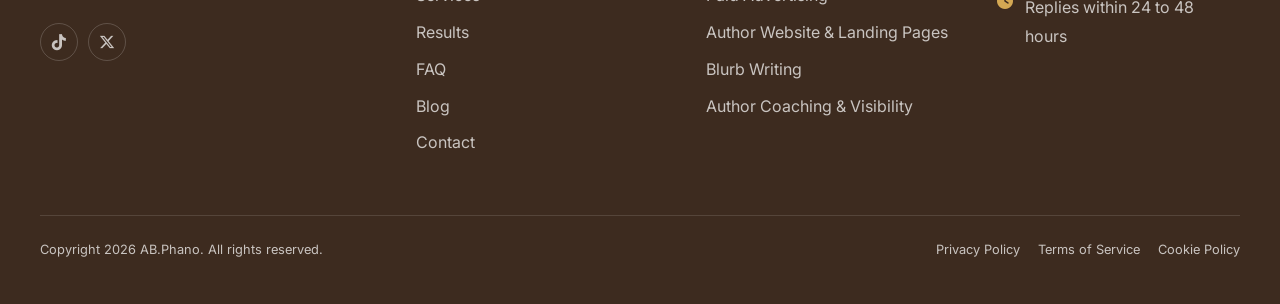
<file: services.html>
<!DOCTYPE html>
<html lang="en">
<head>
    <meta charset="UTF-8">
    <meta name="viewport" content="width=device-width, initial-scale=1.0">
    <link rel="icon" type="image/png" href="Images/AB.PHANO lo.png">
    <meta name="description" content="Explore book launch support, retailer-page optimization, advertising, author coaching, outreach, audiobook production, international publishing support, and more by AB.Phano.">
    <title>Author Services | Book Marketing Support | AB.Phano</title>
    <link rel="canonical" href="https://lilygerstaecker.com/services.html">
    <meta name="robots" content="index, follow">
    <meta name="theme-color" content="#FDF8F0">
    <meta property="og:type" content="website">
    <meta property="og:url" content="https://lilygerstaecker.com/services.html">
    <meta property="og:title" content="Author Services | AB.Phano">
    <meta property="og:description" content="Clear, practical support for book launches, discoverability, advertising, reader outreach, publishing materials, and author visibility.">
    <meta property="og:site_name" content="AB.Phano Book Marketing">
    <meta name="twitter:card" content="summary">
    <meta name="twitter:title" content="Author Services | AB.Phano">
    <meta name="twitter:description" content="Clear, practical support for book launches, discoverability, advertising, reader outreach, publishing materials, and author visibility.">
    <script type="application/ld+json">
    {"@context":"https://schema.org","@type":"CollectionPage","name":"Book Marketing Services for Authors","url":"https://lilygerstaecker.com/services.html","isPartOf":{"@type":"WebSite","name":"AB.Phano Book Marketing","url":"https://lilygerstaecker.com/"}}
    </script>
    <link rel="preconnect" href="https://fonts.googleapis.com">
    <link rel="preconnect" href="https://fonts.gstatic.com" crossorigin>
    <link href="https://fonts.googleapis.com/css2?family=Playfair+Display:ital,wght@0,400;0,500;0,600;0,700;1,400;1,500&family=Inter:wght@300;400;500;600;700&family=Caveat:wght@400;500;600;700&display=swap" rel="stylesheet">
    <link rel="stylesheet" href="https://cdnjs.cloudflare.com/ajax/libs/font-awesome/6.5.0/css/all.min.css">
    <link rel="stylesheet" href="style.css">
</head>
<body>

    <div class="nav-overlay" id="navOverlay"></div>
    <nav class="navbar" id="navbar">
        <div class="nav-container">
            <a href="index.html" class="nav-brand"><span class="nav-brand-name">AB.Phano</span><span class="nav-brand-tagline">Book Marketing Strategist</span></a>
            <ul class="nav-links" id="navLinks">
                <li><a href="index.html">Home</a></li>
                <li><a href="about.html">About</a></li>
                <li><a href="services.html" class="active">Services</a></li>
                <li><a href="result.html">Results</a></li>
                <li><a href="faq.html">FAQ</a></li>
                <li><a href="blog.html">Blog</a></li>
                <li><a href="contact.html" class="nav-cta-btn">Get Started</a></li>
            </ul>
            <button class="mobile-toggle" id="mobileToggle" aria-label="Toggle navigation"><span></span><span></span><span></span></button>
        </div>
    </nav>

    <section class="page-hero">
        <div class="container">
            <div class="section-eyebrow">Services</div>
            <h1>Clear, Practical Support for Your Book and Author Career.</h1>
            <p class="page-subtitle">Choose focused help with publishing materials, book visibility, reader outreach, and ongoing author support. Every service is tailored to your book and delivered with clear written communication.</p>
        </div>
    </section>

    <section class="section">
        <div class="container">
            <div class="section-header reveal">
                <div class="section-eyebrow">Service Directory</div>
                <h2 class="section-title">54 Ways to Support Your Book and Author Career.</h2>
                <p class="section-subtitle">Browse 27 core services, then expand the directory for 27 additional areas of support.</p>
                <div class="section-divider"></div>
            </div>
            <div class="services-grid service-catalog">
                <article class="service-card service-catalog-card reveal" id="author-coaching"><h3>Author Coaching &amp; Ongoing Visibility Retainer</h3><p>Regular guidance, priority setting, and continued visibility support for your author business.</p></article>
                <article class="service-card service-catalog-card reveal" id="analytics-reporting"><h3>Analytics, Reporting &amp; KPI Dashboard</h3><p>Track agreed performance indicators with clear reporting and a practical dashboard.</p></article>
                <article class="service-card service-catalog-card reveal" id="international-translation"><h3>International &amp; Translation Strategy</h3><p>Assess language and market opportunities and coordinate translation planning.</p></article>
                <article class="service-card service-catalog-card reveal" id="audiobook-production"><h3>Audiobook Strategy &amp; Production Management</h3><p>Plan the audiobook format and coordinate production milestones, narrators, and vendors.</p></article>
                <article class="service-card service-catalog-card reveal" id="library-outreach"><h3>Library &amp; Institutional Outreach</h3><p>Prepare outreach to libraries, schools, and relevant institutions.</p></article>
                <article class="service-card service-catalog-card reveal" id="virtual-book-tours"><h3>Virtual Book Tour Management</h3><p>Coordinate virtual appearances, scheduling, materials, and follow-up.</p></article>
                <article class="service-card service-catalog-card reveal" id="podcast-media"><h3>Podcast &amp; Media Outreach</h3><p>Identify relevant shows and outlets and prepare tailored pitches.</p></article>
                <article class="service-card service-catalog-card reveal" id="influencer-outreach"><h3>BookTok &amp; Bookstagram Influencer Outreach</h3><p>Find relevant book creators and coordinate professional outreach.</p></article>
                <article class="service-card service-catalog-card reveal" id="website-landing-pages"><h3>Author Website &amp; Landing Page Strategy</h3><p>Plan website pages that introduce your books and guide readers to the next step.</p></article>
                <article class="service-card service-catalog-card reveal" id="newsletter-reader-magnet"><h3>Newsletter &amp; Reader Magnet Funnel</h3><p>Plan signup pages, reader magnets, and welcome emails that grow your list.</p></article>
                <article class="service-card service-catalog-card reveal" id="paid-advertising"><span class="service-anchor-alias" id="advertising"></span><h3>Paid Advertising Strategy</h3><p>Set campaign objectives, audiences, budgets, creative, and performance measures.</p></article>
                <article class="service-card service-catalog-card reveal" id="retailer-pages"><span class="service-anchor-alias" id="metadata"></span><h3>Amazon &amp; Retailer Page Optimization</h3><p>Review and improve retailer product pages, book details, and shopper experience.</p></article>
                <article class="service-card service-catalog-card reveal" id="arc-review-campaigns"><span class="service-anchor-alias" id="launch"></span><h3>ARC &amp; Review Campaign Management</h3><p>Coordinate advance reader copies, outreach schedules, and review reminders.</p></article>
                <article class="service-card service-catalog-card reveal" id="launch-roadmap"><h3>Launch Strategy &amp; Roadmap</h3><p>Build a clear release timeline covering preparation, launch, and follow-up.</p></article>
                <article class="service-card service-catalog-card reveal" id="cover-title-review"><h3>Cover &amp; Title Conversion Review</h3><p>Assess whether the title and cover communicate the book clearly to its intended readers.</p></article>
                <article class="service-card service-catalog-card reveal" id="blurb-optimization"><span class="service-anchor-alias" id="blurb"></span><h3>Book Description &amp; Blurb Optimization</h3><p>Improve the clarity, genre fit, and reader appeal of book descriptions and blurbs.</p></article>
                <article class="service-card service-catalog-card reveal" id="metadata-keywords"><h3>Metadata &amp; Keyword Optimization</h3><p>Review retailer keywords, categories, and metadata for accuracy and discoverability.</p></article>
                <article class="service-card service-catalog-card reveal" id="book-positioning"><h3>Book Positioning &amp; Messaging Strategy</h3><p>Clarify the book's audience, category, distinguishing qualities, and core message.</p></article>
                <article class="service-card service-catalog-card reveal" id="visibility-audit"><span class="service-anchor-alias" id="discoverability"></span><h3>Book Visibility Audit</h3><p>Review the places and pathways readers use to discover and evaluate your book.</p></article>
                <article class="service-card service-catalog-card reveal" id="reader-market-research"><h3>Reader &amp; Market Research</h3><p>Explore reader expectations, comparable titles, and relevant market context.</p></article>
                <article class="service-card service-catalog-card reveal" id="direct-to-consumer"><span class="service-anchor-alias" id="direct-sales"></span><h3>Direct-to-Consumer (D2C) Sales Strategy</h3><p>Plan direct sales channels, purchase flows, and reader communications.</p></article>
                <article class="service-card service-catalog-card reveal" id="rights-guidance"><h3>Rights &amp; Subsidiary Rights Guidance</h3><p>Review rights-related opportunities and identify appropriate questions and next steps.</p></article>
                <article class="service-card service-catalog-card reveal" id="vendor-management"><span class="service-anchor-alias" id="rights-vendors"></span><h3>Vendor &amp; Freelancer Management</h3><p>Coordinate project scopes, schedules, communication, and deliverables with vendors.</p></article>
                <article class="service-card service-catalog-card reveal" id="query-proposal-review"><h3>Query &amp; Book Proposal Review</h3><p>Review submission materials for structure, clarity, and alignment with their purpose.</p></article>
                <article class="service-card service-catalog-card reveal" id="sensitivity-reading"><span class="service-anchor-alias" id="publishing-review"></span><h3>Sensitivity Reading Coordination</h3><p>Coordinate the search, scope, and schedule for a suitable sensitivity reader.</p></article>
                <article class="service-card service-catalog-card reveal" id="launch-assets"><h3>Launch Asset &amp; Creative Coordination</h3><p>Plan and organize the visual and written materials needed across your launch campaign.</p></article>
                <article class="service-card service-catalog-card reveal" id="format-availability"><h3>Retailer &amp; Format Availability Review</h3><p>Review how your book is presented across retailers, editions, and available formats.</p></article>
            </div>
            <details class="service-more">
                <summary><span class="show-more-closed">Show 27 More Services</span><span class="show-more-open">Show Fewer Services</span><i class="fas fa-chevron-down" aria-hidden="true"></i></summary>
                <div class="services-grid service-catalog service-extra-grid">
                    <article class="service-card service-catalog-card" id="preorder-setup"><h3>Preorder Setup &amp; Page Review</h3><p>Check preorder details, retailer links, and presentation before promotion begins.</p></article>
                    <article class="service-card service-catalog-card" id="launch-calendar"><h3>Release Calendar Coordination</h3><p>Organize deadlines, assets, and publishing milestones in one working calendar.</p></article>
                    <article class="service-card service-catalog-card" id="price-promotion-planning"><h3>Pricing &amp; Promotion Calendar</h3><p>Coordinate price changes and promotional dates across your publishing schedule.</p></article>
                    <article class="service-card service-catalog-card" id="newsletter-swaps"><h3>Newsletter Swap Coordination</h3><p>Identify suitable authors and organize cross-promotion dates and materials.</p></article>
                    <article class="service-card service-catalog-card" id="reader-street-team"><h3>Reader Street Team Setup</h3><p>Set up communication and participation guidelines for an author reader team.</p></article>
                    <article class="service-card service-catalog-card" id="social-content-calendar"><h3>Social Content Calendar</h3><p>Build a practical schedule of book-related posts for your chosen channels.</p></article>
                    <article class="service-card service-catalog-card" id="social-profile-review"><h3>Social Profile Review</h3><p>Review profile descriptions, links, pinned posts, and book information.</p></article>
                    <article class="service-card service-catalog-card" id="short-video-planning"><h3>Short-Form Video Content Planning</h3><p>Outline repeatable video topics and formats for short-form platforms.</p></article>
                    <article class="service-card service-catalog-card" id="book-trailer-coordination"><h3>Book Trailer Brief &amp; Coordination</h3><p>Prepare a creative brief and coordinate production with a video provider.</p></article>
                    <article class="service-card service-catalog-card" id="book-club-guide"><h3>Book Club Discussion Guide</h3><p>Develop reader discussion prompts and supporting information for your title.</p></article>
                    <article class="service-card service-catalog-card" id="book-club-outreach"><h3>Book Club Outreach</h3><p>Prepare book club information and contact relevant reading groups.</p></article>
                    <article class="service-card service-catalog-card" id="bookstore-events"><h3>Bookstore &amp; Event Outreach</h3><p>Prepare event proposals and coordinate outreach to relevant bookstores.</p></article>
                    <article class="service-card service-catalog-card" id="school-author-visits"><h3>School &amp; Author Visit Outreach</h3><p>Organize author visit materials and outreach to suitable schools or programs.</p></article>
                    <article class="service-card service-catalog-card" id="book-award-submissions"><h3>Book Award Submission Coordination</h3><p>Track eligibility, deadlines, requirements, and submission materials.</p></article>
                    <article class="service-card service-catalog-card" id="press-kit"><h3>Author Press Kit Preparation</h3><p>Assemble a concise press kit with biography, book details, images, and contacts.</p></article>
                    <article class="service-card service-catalog-card" id="author-bio-review"><h3>Author Bio &amp; Profile Copy</h3><p>Prepare consistent author biographies for websites, retailer pages, and media.</p></article>
                    <article class="service-card service-catalog-card" id="media-pitch-writing"><h3>Media Pitch Writing</h3><p>Draft tailored pitch materials for relevant interviews and coverage opportunities.</p></article>
                    <article class="service-card service-catalog-card" id="guest-article-pitching"><h3>Guest Article &amp; Byline Pitching</h3><p>Identify suitable publications and prepare article or guest-post pitches.</p></article>
                    <article class="service-card service-catalog-card" id="launch-email-sequence"><h3>Launch Email Sequence Writing</h3><p>Write a coordinated series of reader emails for a new release.</p></article>
                    <article class="service-card service-catalog-card" id="back-matter-review"><h3>Back Matter &amp; Reader Pathway Review</h3><p>Review end-of-book links and calls to action that guide readers to the next step.</p></article>
                    <article class="service-card service-catalog-card" id="series-branding-review"><h3>Series Branding &amp; Read-Through Review</h3><p>Check visual and messaging consistency across a connected book series.</p></article>
                    <article class="service-card service-catalog-card" id="a-plus-content"><h3>Amazon A+ Content Planning</h3><p>Plan enhanced retailer-page content and coordinate required creative assets.</p></article>
                    <article class="service-card service-catalog-card" id="retailer-promotion-submissions"><h3>Retailer Promotion Submissions</h3><p>Prepare book details and materials for eligible retailer promotion opportunities.</p></article>
                    <article class="service-card service-catalog-card" id="content-repurposing"><h3>Book Content Repurposing</h3><p>Adapt approved book themes and materials into reader-facing promotional content.</p></article>
                    <article class="service-card service-catalog-card" id="campaign-budget-tracking"><h3>Campaign Budget &amp; Supplier Tracking</h3><p>Organize campaign costs, supplier details, due dates, and deliverable status.</p></article>
                    <article class="service-card service-catalog-card" id="ebook-accessibility-review"><h3>Ebook Accessibility &amp; Quality Review</h3><p>Review ebook navigation, readability, and accessibility details before distribution.</p></article>
                    <article class="service-card service-catalog-card" id="campaign-risk-planning"><h3>Campaign Contingency Planning</h3><p>Prepare practical backup plans for timeline changes, delayed assets, and campaign adjustments.</p></article>
                </div>
            </details>
            <div class="text-center mt-60 reveal">
                <h2 class="section-title" style="font-size: 2rem;">Not Sure Where to Start?</h2>
                <p class="mb-25" style="color: var(--text-medium); max-width: 650px; margin-left: auto; margin-right: auto;">Tell me about your book and what you want help with. I’ll reply with a clear recommendation for a suitable service.</p>
                <a href="contact.html" class="btn-primary">Discuss Your Project <i class="fas fa-envelope"></i></a>
            </div>
        </div>
    </section>

    <footer class="footer">
        <div class="container">
            <div class="footer-grid">
                <div class="footer-brand"><h3>AB.Phano</h3><p class="tagline">Book Marketing Strategist</p><p>Helping authors turn great stories into best selling books.</p><div class="footer-social"><a href="https://www.tiktok.com/@ab.phano" aria-label="TikTok: @ab.phano"><i class="fab fa-tiktok"></i></a><a href="https://x.com/abphano?s=11" aria-label="X: @abphano"><i class="fab fa-x-twitter"></i></a></div></div>
                <div><h4>Quick Links</h4><ul class="footer-links"><li><a href="index.html">Home</a></li><li><a href="about.html">About</a></li><li><a href="services.html">Services</a></li><li><a href="result.html">Results</a></li><li><a href="faq.html">FAQ</a></li><li><a href="blog.html">Blog</a></li><li><a href="contact.html">Contact</a></li></ul></div>
                <div><h4>Services</h4><ul class="footer-links"><li><a href="services.html#launch">Launch Campaigns</a></li><li><a href="services.html#metadata">Amazon Optimization</a></li><li><a href="services.html#advertising">Paid Advertising</a></li><li><a href="services.html#website-landing-pages">Author Website &amp; Landing Pages</a></li><li><a href="services.html#blurb">Blurb Writing</a></li><li><a href="services.html#author-coaching">Author Coaching &amp; Visibility</a></li></ul></div>
                <div><h4>Get In Touch</h4><div class="footer-contact-item"><i class="fas fa-envelope"></i><span>info@abphano.com</span></div><div class="footer-contact-item"><i class="fas fa-globe"></i><span>Working Globally, Remotely</span></div><div class="footer-contact-item"><i class="fas fa-clock"></i><span>Replies within 24 to 48 hours</span></div></div>
            </div>
            <div class="footer-bottom"><p>Copyright <span class="current-year">2025</span> AB.Phano. All rights reserved.</p><div class="footer-bottom-links"><a href="privacy-policy.html">Privacy Policy</a><a href="terms-of-service.html">Terms of Service</a><a href="cookie-policy.html">Cookie Policy</a></div></div>
        </div>
    </footer>

    <button class="back-to-top" id="backToTop" aria-label="Back to top"><i class="fas fa-arrow-up"></i></button>
    <script src="script.js"></script>
</body>
</html>
</file>
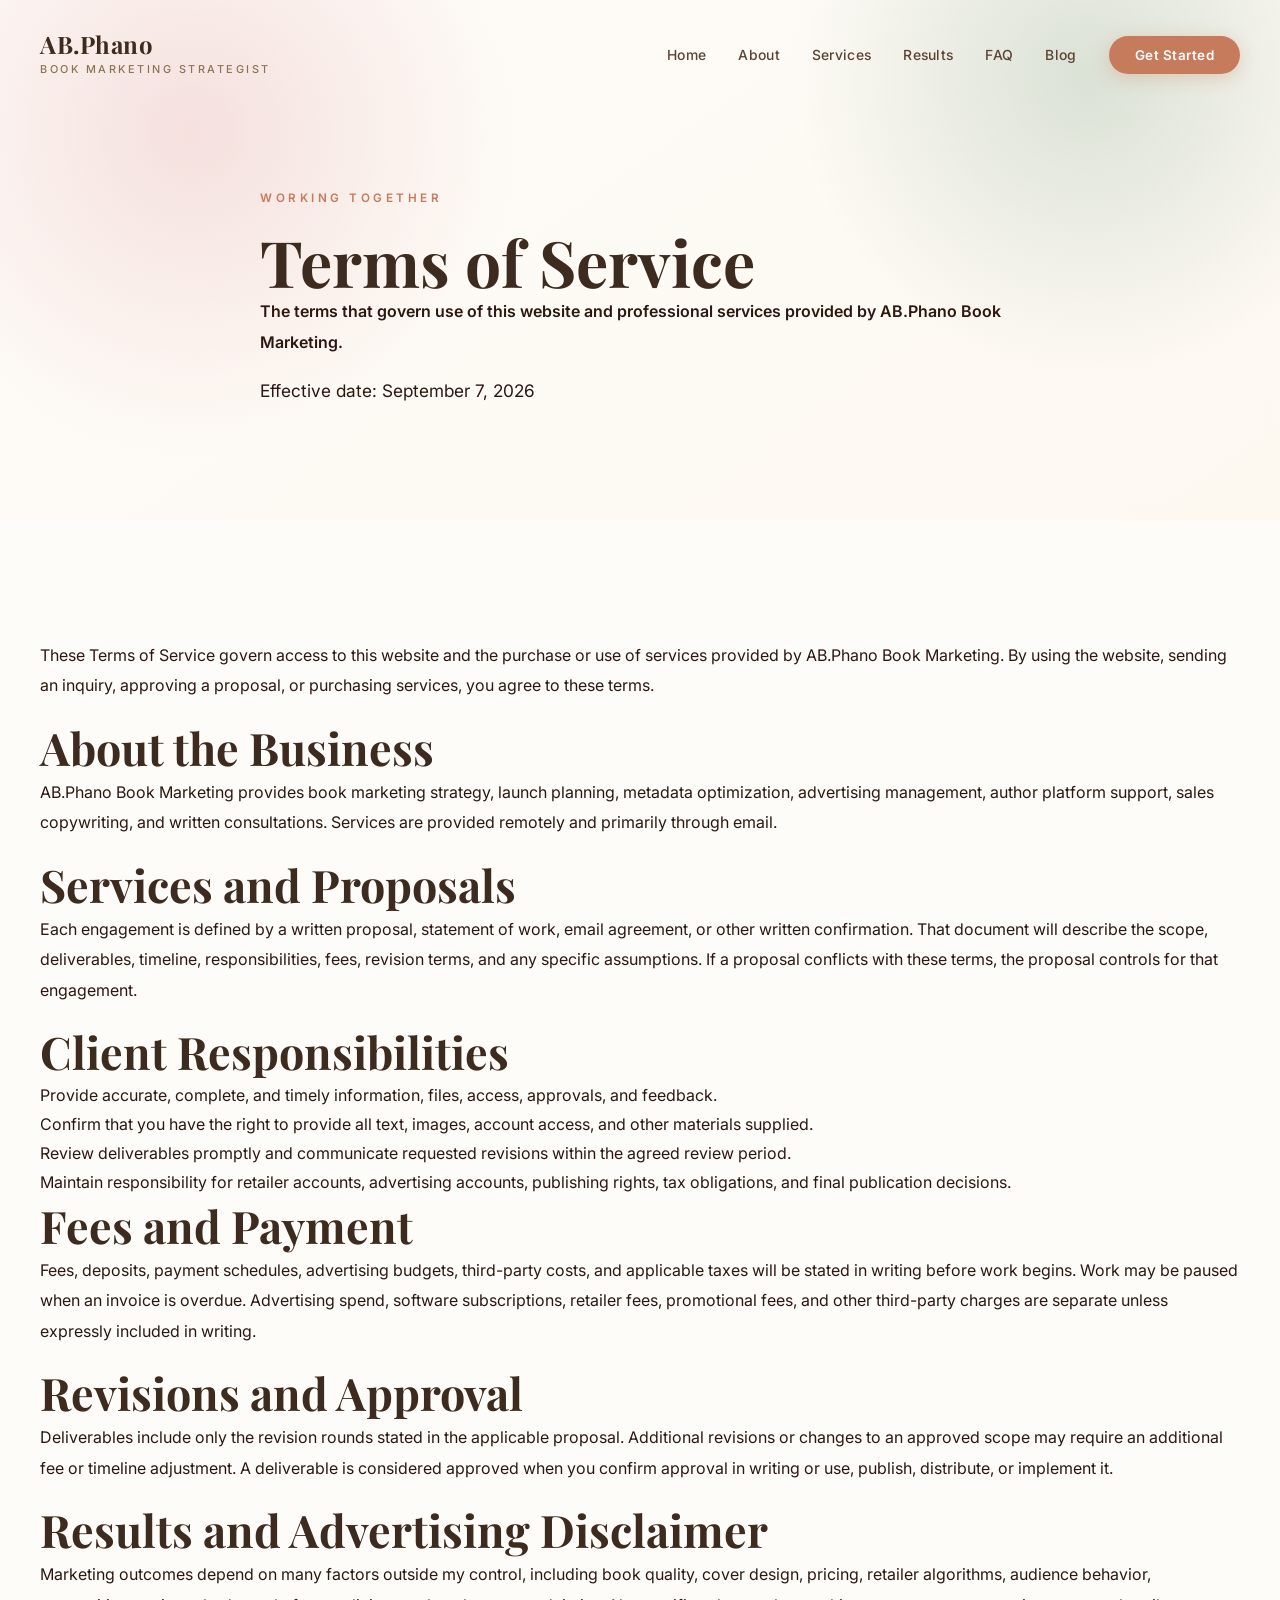
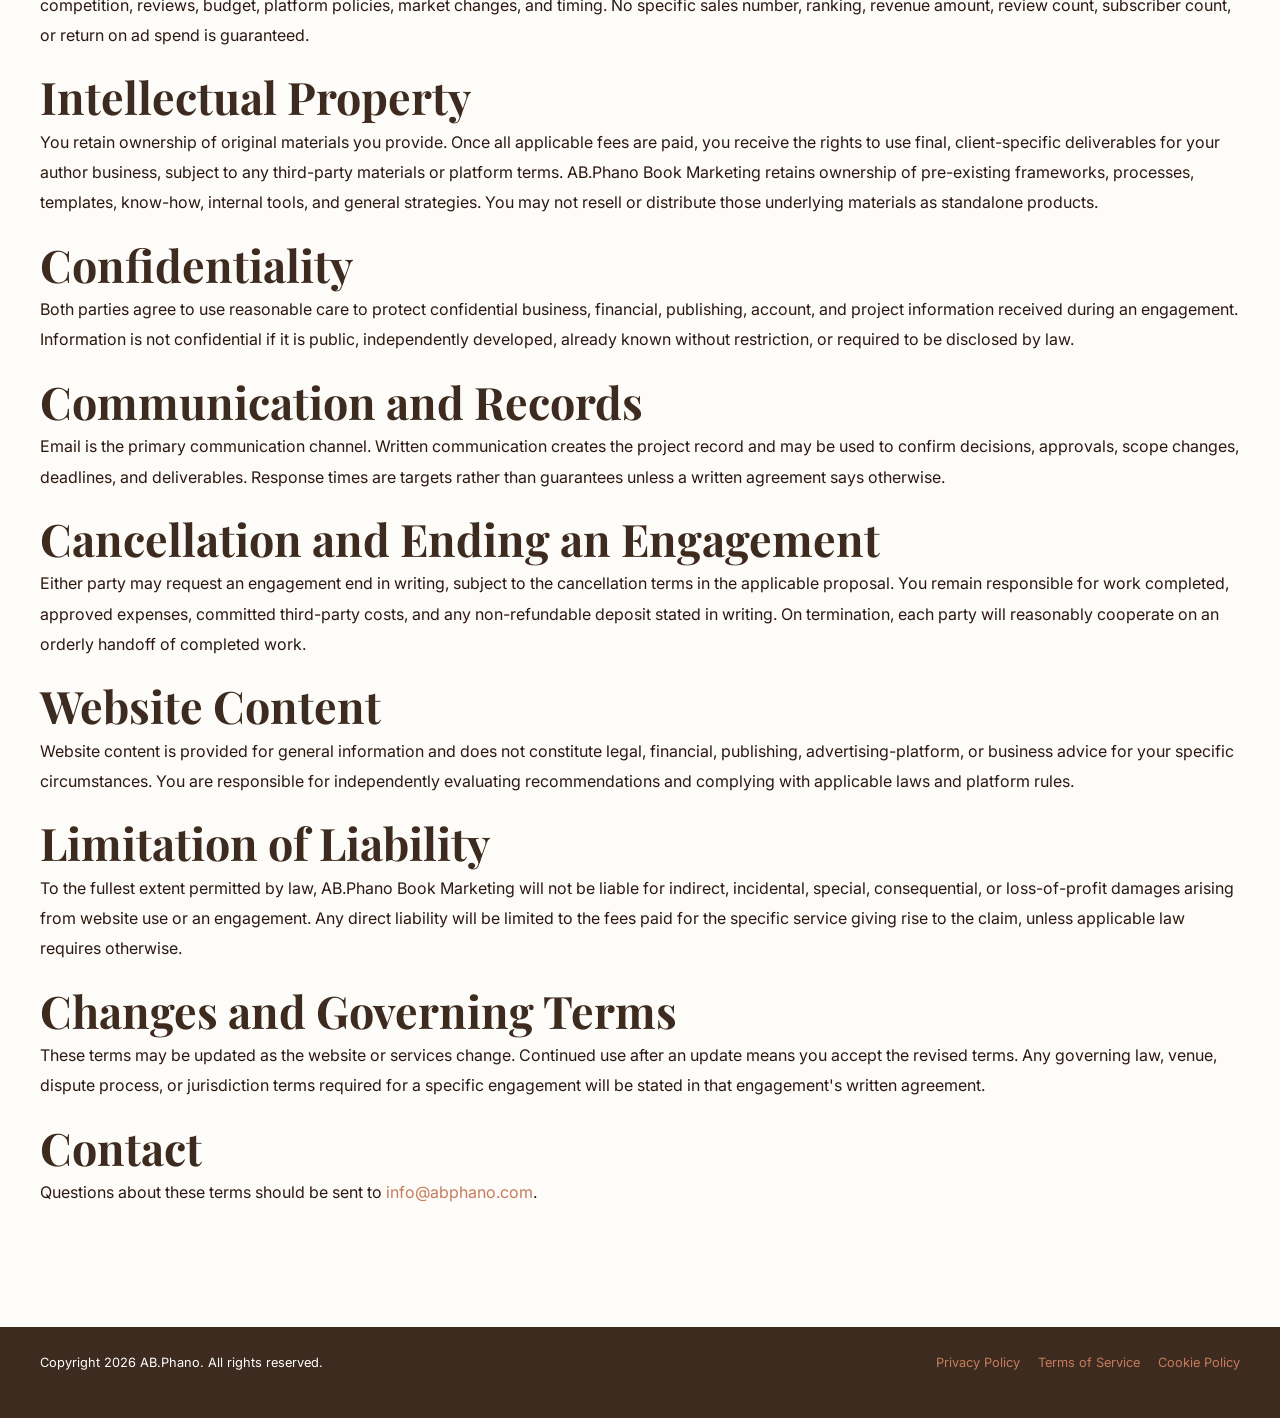
<file: terms-of-service.html>
<!DOCTYPE html>
<html lang="en">
<head>
    <meta charset="UTF-8">
    <meta name="viewport" content="width=device-width, initial-scale=1.0">
    <link rel="icon" type="image/png" href="Images/AB.PHANO lo.png">
    <meta name="description" content="Terms of Service for AB.Phano Book Marketing, including website use, services, payments, communication, intellectual property, and limitations.">
    <title>Terms of Service | AB.Phano Book Marketing</title>
    <link rel="canonical" href="https://lilygerstaecker.com/terms-of-service.html">
    <meta name="robots" content="index, follow">
    <meta name="theme-color" content="#FDF8F0">
    <link rel="preconnect" href="https://fonts.googleapis.com"><link rel="preconnect" href="https://fonts.gstatic.com" crossorigin>
    <link href="https://fonts.googleapis.com/css2?family=Playfair+Display:ital,wght@0,400;0,500;0,600;0,700;1,400;1,500&family=Inter:wght@300;400;500;600;700&family=Caveat:wght@400;500;600;700&display=swap" rel="stylesheet">
    <link rel="stylesheet" href="https://cdnjs.cloudflare.com/ajax/libs/font-awesome/6.5.0/css/all.min.css"><link rel="stylesheet" href="style.css">
</head>
<body>
    <nav class="navbar scrolled" id="navbar"><div class="nav-container"><a href="index.html" class="nav-brand"><span class="nav-brand-name">AB.Phano</span><span class="nav-brand-tagline">Book Marketing Strategist</span></a><ul class="nav-links" id="navLinks"><li><a href="index.html">Home</a></li><li><a href="about.html">About</a></li><li><a href="services.html">Services</a></li><li><a href="result.html">Results</a></li><li><a href="faq.html">FAQ</a></li><li><a href="blog.html">Blog</a></li><li><a href="contact.html" class="nav-cta-btn">Get Started</a></li></ul><button class="mobile-toggle" id="mobileToggle" type="button" aria-label="Toggle navigation" aria-expanded="false" aria-controls="navLinks"><span></span><span></span><span></span></button></div></nav>
    <main><section class="page-hero"><div class="container"><div class="section-eyebrow">Working Together</div><h1>Terms of Service</h1><p class="page-subtitle">The terms that govern use of this website and professional services provided by AB.Phano Book Marketing.</p><p class="page-description">Effective date: September 7, 2026</p></div></section>
    <section class="section"><div class="container legal-content">
        <p>These Terms of Service govern access to this website and the purchase or use of services provided by AB.Phano Book Marketing. By using the website, sending an inquiry, approving a proposal, or purchasing services, you agree to these terms.</p>
        <h2>About the Business</h2><p>AB.Phano Book Marketing provides book marketing strategy, launch planning, metadata optimization, advertising management, author platform support, sales copywriting, and written consultations. Services are provided remotely and primarily through email.</p>
        <h2>Services and Proposals</h2><p>Each engagement is defined by a written proposal, statement of work, email agreement, or other written confirmation. That document will describe the scope, deliverables, timeline, responsibilities, fees, revision terms, and any specific assumptions. If a proposal conflicts with these terms, the proposal controls for that engagement.</p>
        <h2>Client Responsibilities</h2><ul><li>Provide accurate, complete, and timely information, files, access, approvals, and feedback.</li><li>Confirm that you have the right to provide all text, images, account access, and other materials supplied.</li><li>Review deliverables promptly and communicate requested revisions within the agreed review period.</li><li>Maintain responsibility for retailer accounts, advertising accounts, publishing rights, tax obligations, and final publication decisions.</li></ul>
        <h2>Fees and Payment</h2><p>Fees, deposits, payment schedules, advertising budgets, third-party costs, and applicable taxes will be stated in writing before work begins. Work may be paused when an invoice is overdue. Advertising spend, software subscriptions, retailer fees, promotional fees, and other third-party charges are separate unless expressly included in writing.</p>
        <h2>Revisions and Approval</h2><p>Deliverables include only the revision rounds stated in the applicable proposal. Additional revisions or changes to an approved scope may require an additional fee or timeline adjustment. A deliverable is considered approved when you confirm approval in writing or use, publish, distribute, or implement it.</p>
        <h2>Results and Advertising Disclaimer</h2><p>Marketing outcomes depend on many factors outside my control, including book quality, cover design, pricing, retailer algorithms, audience behavior, competition, reviews, budget, platform policies, market changes, and timing. No specific sales number, ranking, revenue amount, review count, subscriber count, or return on ad spend is guaranteed.</p>
        <h2>Intellectual Property</h2><p>You retain ownership of original materials you provide. Once all applicable fees are paid, you receive the rights to use final, client-specific deliverables for your author business, subject to any third-party materials or platform terms. AB.Phano Book Marketing retains ownership of pre-existing frameworks, processes, templates, know-how, internal tools, and general strategies. You may not resell or distribute those underlying materials as standalone products.</p>
        <h2>Confidentiality</h2><p>Both parties agree to use reasonable care to protect confidential business, financial, publishing, account, and project information received during an engagement. Information is not confidential if it is public, independently developed, already known without restriction, or required to be disclosed by law.</p>
        <h2>Communication and Records</h2><p>Email is the primary communication channel. Written communication creates the project record and may be used to confirm decisions, approvals, scope changes, deadlines, and deliverables. Response times are targets rather than guarantees unless a written agreement says otherwise.</p>
        <h2>Cancellation and Ending an Engagement</h2><p>Either party may request an engagement end in writing, subject to the cancellation terms in the applicable proposal. You remain responsible for work completed, approved expenses, committed third-party costs, and any non-refundable deposit stated in writing. On termination, each party will reasonably cooperate on an orderly handoff of completed work.</p>
        <h2>Website Content</h2><p>Website content is provided for general information and does not constitute legal, financial, publishing, advertising-platform, or business advice for your specific circumstances. You are responsible for independently evaluating recommendations and complying with applicable laws and platform rules.</p>
        <h2>Limitation of Liability</h2><p>To the fullest extent permitted by law, AB.Phano Book Marketing will not be liable for indirect, incidental, special, consequential, or loss-of-profit damages arising from website use or an engagement. Any direct liability will be limited to the fees paid for the specific service giving rise to the claim, unless applicable law requires otherwise.</p>
        <h2>Changes and Governing Terms</h2><p>These terms may be updated as the website or services change. Continued use after an update means you accept the revised terms. Any governing law, venue, dispute process, or jurisdiction terms required for a specific engagement will be stated in that engagement's written agreement.</p>
        <h2>Contact</h2><p>Questions about these terms should be sent to <a href="mailto:info@abphano.com">info@abphano.com</a>.</p>
    </div></section></main>
    <footer class="footer-mini"><div class="container"><div class="footer-bottom"><p>Copyright <span class="current-year">2026</span> AB.Phano. All rights reserved.</p><div class="footer-bottom-links"><a href="privacy-policy.html">Privacy Policy</a><a href="terms-of-service.html">Terms of Service</a><a href="cookie-policy.html">Cookie Policy</a></div></div></div></footer>
    <script src="script.js"></script>
</body>
</html>
</file>
<file: style.css>
/* ============================================
   ROOT VARIABLES AND COLOR PALETTE
   ============================================ */
:root {
    --cream: #FDF8F0;
    --warm-white: #FEFCF9;
    --off-white: #FAF7F2;
    --blush: #F2D7D5;
    --blush-light: #F9ECEB;
    --blush-dark: #E5B8B5;
    --sage: #A8B5A0;
    --sage-light: #D4DDD0;
    --sage-dark: #7A8C70;
    --sage-muted: #C2CCBC;
    --terracotta: #C67B5C;
    --terracotta-dark: #A8603F;
    --terracotta-light: #E8B49A;
    --terracotta-hover: #B56A4B;
    --deep-brown: #3D2B1F;
    --warm-brown: #5C3D2E;
    --medium-brown: #6B4A38;
    --text-dark: #2C1810;
    --text-medium: #5A4234;
    --text-light: #8B7355;
    --text-muted: #A89580;
    --text-faint: #C4B49E;
    --gold: #D4A853;
    --gold-light: #F0DDB8;
    --gold-dark: #B88E3A;
    --white: #FFFFFF;
    --black: #1A1A1A;
    --border-light: rgba(168, 181, 160, 0.2);
    --border-medium: rgba(168, 181, 160, 0.35);
    --soft-shadow: 0 4px 20px rgba(60, 43, 31, 0.08);
    --medium-shadow: 0 8px 40px rgba(60, 43, 31, 0.12);
    --large-shadow: 0 20px 60px rgba(60, 43, 31, 0.15);
    --xl-shadow: 0 30px 80px rgba(60, 43, 31, 0.18);
    --inner-shadow: inset 0 2px 4px rgba(60, 43, 31, 0.06);
    --glow-terracotta: 0 0 30px rgba(198, 123, 92, 0.2);
    --transition-fast: all 0.2s ease;
    --transition-smooth: all 0.4s cubic-bezier(0.25, 0.46, 0.45, 0.94);
    --transition-bounce: all 0.5s cubic-bezier(0.68, -0.55, 0.265, 1.55);
    --transition-slow: all 0.8s cubic-bezier(0.25, 0.46, 0.45, 0.94);
    --font-heading: 'Playfair Display', Georgia, 'Times New Roman', serif;
    --font-body: 'Inter', -apple-system, BlinkMacSystemFont, 'Segoe UI', sans-serif;
    --font-accent: 'Caveat', cursive;
    --container-max: 1300px;
    --container-narrow: 900px;
    --container-text: 800px;
    --nav-height: 80px;
    --nav-padding-y: clamp(22px, 2.5vw, 30px);
    --hero-min-height: clamp(620px, 88vh, 900px);
    --section-padding: 120px;
    --section-padding-mobile: 70px;
    --border-radius-sm: 8px;
    --border-radius-md: 12px;
    --border-radius-lg: 16px;
    --border-radius-xl: 20px;
    --border-radius-full: 50px;
}

/* ==========================================================
   COMPLETE SITE SYSTEM — RESPONSIVE, ACCESSIBLE, MODERN
   ========================================================== */

:root {
    --nav-height: 72px;
}

html { scroll-padding-top: 92px; }
body { min-width: 320px; }
main, .main-content { min-height: 50vh; }

img { font-style: italic; }

/* Homepage hero and evidence */
.hero-grid { grid-template-columns: minmax(0, 1.08fr) minmax(320px, .92fr); }
.hero-title { font-size: clamp(3rem, 5.4vw, 5rem); letter-spacing: -.035em; }
.hero-description { max-width: 650px; }
.hero-stat { display: grid; }
.hero-floating-card { position: absolute; z-index: 4; min-width: 150px; padding: 16px 18px; background: rgba(255,255,255,.94); backdrop-filter: blur(10px); border: 1px solid rgba(168,181,160,.25); border-radius: 14px; box-shadow: var(--medium-shadow); }
.hero-floating-card.card-1 { left: -28px; top: 12%; }
.hero-floating-card.card-2 { right: -28px; top: 42%; }
.hero-floating-card.card-3 { left: 10%; bottom: -24px; }
.card-icon { float: left; margin-right: 10px; font-size: 1.25rem; }
.card-label { color: var(--text-light); font-size: .68rem; text-transform: uppercase; letter-spacing: 1px; }
.card-value { font-family: var(--font-heading); color: var(--deep-brown); font-size: 1.25rem; font-weight: 700; }

.trust-bar {
    padding: 28px 0;
    background: var(--warm-white);
    border-block: 1px solid var(--border-light);
}
.trust-bar-text {
    margin-bottom: 18px;
    color: var(--text-medium);
    font-family: var(--font-heading);
    font-size: 1.15rem;
    text-align: center;
}
.trust-bar-logos {
    display: flex;
    flex-wrap: wrap;
    justify-content: center;
    align-items: center;
    gap: 10px;
}
.trust-bar-logos span {
    display: inline-flex;
    align-items: center;
    min-height: 38px;
    padding: 7px 14px;
    border: 1px solid var(--border-light);
    border-radius: var(--border-radius-full);
    background: var(--white);
    box-shadow: 0 3px 12px rgba(60,43,31,.04);
    color: var(--text-medium);
    font-size: .82rem;
    font-weight: 600;
    line-height: 1.25;
}

.reality-check-section {
    padding-block: clamp(72px, 8vw, 112px);
    background:
        radial-gradient(ellipse at 50% 0%, rgba(242, 215, 213, .32), transparent 58%),
        var(--warm-white);
}
.reality-check-section .section-header {
    max-width: 1040px;
    margin: 0 auto 48px;
}
.reality-check-section .section-eyebrow {
    margin-bottom: 14px;
    padding: 8px 14px;
    border: 1px solid rgba(198, 123, 92, .24);
    border-radius: var(--border-radius-full);
    background: rgba(255, 255, 255, .72);
    font-size: .68rem;
    letter-spacing: 2px;
}
.reality-check-section .section-title {
    max-width: 1000px;
    margin: 0 auto;
    font-size: clamp(2.2rem, 3.2vw, 3.15rem);
    line-height: 1.12;
}
.reality-check-section .content-block {
    width: min(100%, 820px);
    margin-inline: auto;
}
.reality-check-section .content-block > p {
    margin-bottom: 22px;
    color: var(--text-medium);
    font-size: 1.04rem;
    line-height: 1.85;
}
.reality-check-section .highlight-box {
    margin: 30px 0;
    padding: 24px 28px;
    border: 1px solid rgba(198, 123, 92, .2);
    border-left: 4px solid var(--terracotta);
    border-radius: 4px 12px 12px 4px;
    background: linear-gradient(110deg, #fff 0%, var(--blush-light) 100%);
    color: var(--deep-brown);
    font-family: var(--font-heading);
    font-size: 1.13rem;
    font-weight: 600;
    line-height: 1.7;
}
.reality-check-section .highlight-box-sage {
    border-color: rgba(122, 140, 112, .25);
    border-left-color: var(--sage-dark);
    background: linear-gradient(110deg, #fff 0%, #edf1ea 100%);
}
.reality-check-section .text-center {
    margin-top: 36px;
}

@media (max-width: 768px) {
    .reality-check-section { padding-block: 72px; }
    .reality-check-section .section-header { margin-bottom: 34px; }
    .reality-check-section .section-title { font-size: clamp(2rem, 7vw, 2.7rem); }
    .reality-check-section .content-block > p { font-size: 1rem; }
    .reality-check-section .highlight-box { padding: 21px 22px; font-size: 1.05rem; }
}

@media (max-width: 480px) {
    .reality-check-section .section-title { font-size: 1.85rem; }
}

.content-block { max-width: 850px; }
.highlight-box { padding: 30px 34px; border-radius: 0 16px 16px 0; }

.process-timeline { max-width: 980px; margin-inline: auto; }
.process-step { display: grid; grid-template-columns: 62px 1fr; gap: 28px; padding: 0 0 42px; }
.process-timeline::before { left: 31px; }
.step-number { position: relative; z-index: 2; width: 62px; height: 62px; border-radius: 50%; display: grid; place-items: center; background: var(--terracotta); color: var(--white); box-shadow: 0 8px 24px rgba(198,123,92,.22); font-family: var(--font-heading); font-size: 1.25rem; }
.step-content { padding: 26px 30px; background: var(--white); border: 1px solid var(--border-light); border-radius: 16px; box-shadow: var(--soft-shadow); }
.step-tag { display: inline-block; margin-bottom: 8px; color: var(--terracotta-dark); font-size: .72rem; font-weight: 700; letter-spacing: 1.2px; text-transform: uppercase; }
.step-content h3 { margin-bottom: 10px; }
.step-content p { color: var(--text-medium); }

.services-grid { display: grid; grid-template-columns: repeat(3, minmax(0,1fr)); gap: 20px; }
.service-card { display: block; min-width: 0; padding: 28px 26px; background: var(--white); border: 1px solid var(--border-light); border-radius: 16px; box-shadow: var(--soft-shadow); transition: var(--transition-smooth); }
.service-card:hover { transform: translateY(-6px); border-color: rgba(198,123,92,.28); box-shadow: var(--medium-shadow); }
.service-card h3 { font-size: 1.18rem; margin-bottom: 8px; }
.service-card p, .service-card span { color: var(--text-medium); font-size: .9rem; }
.service-quick-link h3 { line-height: 1.35; }
.service-quick-link span { display: block; }
.service-catalog-card { scroll-margin-top: 100px; }
.service-more { margin-top: 24px; }
.service-more summary { max-width: 320px; margin: 0 auto; display: flex; align-items: center; justify-content: center; gap: 12px; list-style: none; cursor: pointer; padding: 15px 22px; border: 1px solid var(--sage); border-radius: 50px; color: var(--deep-brown); font-weight: 700; background: var(--white); }
.service-more summary { min-height: 60px; }
.service-more summary::-webkit-details-marker { display: none; }
.service-more .show-more-open { display: none; }
.service-more[open] .show-more-open { display: inline; }
.service-more[open] .show-more-closed { display: none; }
.service-more[open] summary i { transform: rotate(180deg); }
.service-more[open] summary { visibility: hidden; }
.service-extra-grid { margin-top: 34px; }
.service-anchor-alias { display: block; height: 0; scroll-margin-top: 100px; }
.mt-40 { margin-top: 40px; }
.mt-60 { margin-top: 60px; }
.mb-20 { margin-bottom: 20px; }
.mb-25 { margin-bottom: 25px; }

.why-grid { display: grid; grid-template-columns: repeat(6, minmax(0,1fr)); gap: 20px; }
.why-card { grid-column: span 2; min-height: 260px; padding: 32px 28px; background: rgba(255,255,255,.08); border: 1px solid rgba(255,255,255,.12); border-radius: 16px; backdrop-filter: blur(8px); }
.why-card.span-2 { grid-column: span 3; }
.why-card:last-child { grid-column: 4 / span 3; }
.why-card-icon { display: block; font-size: 1.55rem; margin-bottom: 18px; }
.why-card h3 { color: var(--white); font-size: 1.28rem; margin-bottom: 12px; }
.why-card p { color: rgba(255,255,255,.76); font-size: .92rem; }

.client-feature { display: grid; grid-template-columns: 300px 1fr; max-width: 1050px; margin-inline: auto; background: var(--white); border-radius: 18px; overflow: hidden; box-shadow: var(--medium-shadow); }
.client-feature-portrait { position: relative; min-height: 420px; }
.client-feature-portrait img { width: 100%; height: 100%; object-fit: cover; }
.client-feature-portrait span { position: absolute; left: 0; right: 0; bottom: 0; padding: 50px 20px 18px; background: linear-gradient(transparent,rgba(44,24,16,.88)); color: var(--white); text-align: center; font-family: var(--font-heading); }
.client-feature-content { padding: 42px; }
.client-feature-kicker { color: var(--sage-dark); text-transform: uppercase; letter-spacing: 1.5px; font-weight: 700; font-size: .72rem; }
.client-feature-links { display: flex; flex-wrap: wrap; gap: 12px; }

.lead-magnet-container { max-width: 850px; }
.lead-magnet-features { display: grid; grid-template-columns: repeat(2,1fr); gap: 12px 24px; }
.lead-magnet-features li { display: flex; align-items: flex-start; gap: 9px; }
.lead-magnet-features i { color: var(--sage-dark); margin-top: 4px; }
.email-form { display: flex; max-width: 620px; margin-inline: auto; gap: 10px; }
.email-form input { min-width: 0; flex: 1; }

.lead-magnet-container {
    width: min(100%, 1120px);
    max-width: 1120px;
    margin-inline: auto;
    padding: clamp(30px, 5vw, 58px);
    border: 1px solid rgba(255, 255, 255, .72);
    border-radius: 18px;
    background: rgba(255, 255, 255, .72);
    box-shadow: 0 18px 56px rgba(60, 43, 31, .09);
    backdrop-filter: blur(8px);
}
.lead-magnet-container h2 {
    max-width: 900px;
    margin: 0 auto 18px;
    color: var(--deep-brown);
    font-size: clamp(2.2rem, 4vw, 3.35rem);
    line-height: 1.12;
    text-align: center;
}
.lead-magnet-container .subtitle {
    max-width: 850px;
    margin: 0 auto 30px;
    color: var(--text-medium);
    font-size: 1.04rem;
    line-height: 1.75;
    text-align: center;
}
.lead-magnet-features {
    max-width: 920px;
    margin: 0 auto 32px;
    gap: 14px 32px;
}
.lead-magnet-features li {
    min-width: 0;
    gap: 11px;
    color: var(--text-dark);
    font-size: .96rem;
    line-height: 1.6;
}
.lead-magnet-features i {
    flex: 0 0 auto;
    color: var(--sage-dark);
    font-size: 1.05rem;
}
.email-form {
    width: min(100%, 760px);
    max-width: 760px;
    margin: 0 auto;
    gap: 12px;
}
.email-form input {
    min-height: 56px;
    padding: 0 18px;
    border: 1px solid rgba(90, 66, 52, .25);
    border-radius: 8px;
    background: var(--white);
    color: var(--text-dark);
    font: inherit;
    box-shadow: inset 0 1px 2px rgba(60, 43, 31, .04);
}
.email-form input::placeholder { color: var(--text-light); }
.email-form input:focus {
    outline: 3px solid rgba(198, 123, 92, .18);
    border-color: var(--terracotta);
}
.email-form button {
    min-height: 56px;
    padding: 0 24px;
    border: 1px solid var(--terracotta-dark);
    border-radius: 8px;
    background: var(--terracotta);
    color: var(--white);
    font: 600 .95rem var(--font-body);
    white-space: nowrap;
    cursor: pointer;
    transition: var(--transition-fast);
}
.email-form button:hover {
    border-color: var(--terracotta-dark);
    background: var(--terracotta-dark);
}
.email-form button:focus-visible {
    outline: 3px solid var(--gold);
    outline-offset: 3px;
}
.form-disclaimer {
    margin: 14px 0 0;
    color: var(--text-light);
    font-size: .82rem;
    text-align: center;
}

@media (max-width: 768px) {
    .lead-magnet-container { padding: 34px 26px; }
    .lead-magnet-container h2 { font-size: clamp(2rem, 6vw, 2.7rem); }
    .lead-magnet-features { gap: 12px 20px; }
}

@media (max-width: 480px) {
    .lead-magnet-container { padding: 28px 20px; border-radius: 14px; }
    .lead-magnet-container h2 { text-align: left; }
    .lead-magnet-container .subtitle { text-align: left; }
    .lead-magnet-features { margin-bottom: 24px; }
    .email-form { flex-direction: column; }
    .email-form input,
    .email-form button { width: 100%; }
}

/* Blog */
.blog-grid { display: grid; grid-template-columns: repeat(3,minmax(0,1fr)); gap: 24px; }
.blog-card { min-width: 0; overflow: hidden; background: var(--white); border: 1px solid var(--border-light); border-radius: 18px; box-shadow: var(--soft-shadow); }
.blog-card-image { height: 170px; display: grid; place-items: center; background: linear-gradient(135deg,var(--blush-light),var(--sage-light)); color: var(--terracotta); font-size: 2.2rem; }
.blog-card-body { padding: 28px 26px; }
.blog-card-category { display: inline-block; margin-bottom: 10px; color: var(--terracotta-dark); font-size: .68rem; text-transform: uppercase; letter-spacing: 1.2px; font-weight: 700; }
.blog-card h3 { min-height: 4.05em; font-size: 1.25rem; line-height: 1.35; }
.blog-card p { color: var(--text-medium); font-size: .9rem; line-height: 1.75; }
.blog-read-more { display: inline-flex; align-items: center; gap: 8px; font-weight: 700; }

/* FAQ */
.faq-list { max-width: 900px; margin-inline: auto; }
.faq-item { margin-bottom: 14px; border: 1px solid var(--border-light); border-radius: 14px; background: var(--white); overflow: hidden; }
.faq-question { width: 100%; display: flex; align-items: center; justify-content: space-between; gap: 20px; min-height: 78px; padding: 20px 24px; border: 0; background: transparent; text-align: left; color: var(--deep-brown); font-family: var(--font-heading); font-size: 1.08rem; font-weight: 700; cursor: pointer; }
.faq-question i { flex: 0 0 auto; color: var(--terracotta); transition: transform .3s ease; }
.faq-item.is-open .faq-question i { transform: rotate(180deg); }
.faq-answer { max-height: 0; overflow: hidden; transition: max-height .35s ease; }
.faq-answer p { padding: 0 24px 24px; color: var(--text-medium); }

/* Contact */
.contact-grid { display: grid; grid-template-columns: minmax(280px,.85fr) minmax(420px,1.15fr); gap: clamp(40px,7vw,90px); align-items: start; }
.contact-info h2 { margin-bottom: 22px; }
.contact-info > p { color: var(--text-medium); }
.contact-detail-card { display: grid; grid-template-columns: 50px 1fr; gap: 14px; padding: 18px 0; border-bottom: 1px solid var(--border-light); }
.contact-detail-icon { width: 50px; height: 50px; display: grid; place-items: center; border-radius: 50%; background: var(--blush-light); color: var(--terracotta); }
.contact-detail-text h4 { margin-bottom: 4px; }
.contact-detail-text p { color: var(--text-medium); font-size: .88rem; }
.contact-form-wrapper { padding: 40px; background: var(--white); border: 1px solid var(--border-light); border-radius: 20px; box-shadow: var(--medium-shadow); }
.contact-form-wrapper h3 { margin-bottom: 24px; }
.form-row { display: grid; grid-template-columns: repeat(2,minmax(0,1fr)); gap: 16px; }
.form-group { margin-bottom: 18px; }
.form-group label { display: block; margin-bottom: 7px; color: var(--deep-brown); font-size: .82rem; font-weight: 700; }
.form-group input, .form-group select, .form-group textarea { width: 100%; border: 1px solid var(--border-medium); border-radius: 10px; background: var(--warm-white); color: var(--text-dark); font-family: var(--font-body); outline: none; transition: var(--transition-fast); }
.form-group input, .form-group select { height: 48px; padding: 0 14px; }
.form-group textarea { min-height: 150px; padding: 14px; resize: vertical; }
.form-group input:focus, .form-group select:focus, .form-group textarea:focus { border-color: var(--terracotta); box-shadow: 0 0 0 4px rgba(198,123,92,.1); }
.form-submit-btn { width: 100%; min-height: 52px; border: 0; border-radius: 50px; background: var(--terracotta); color: var(--white); font-family: var(--font-body); font-weight: 700; cursor: pointer; }
.form-submit-btn.success { background: var(--sage-dark); }
.form-reassurance { margin-top: 16px; color: var(--text-light); font-size: .78rem; }

/* Results */
.wells-profile { display: grid; grid-template-columns: 380px 1fr; gap: 50px; }
.wells-profile-image { height: 470px; border-radius: 18px; overflow: hidden; }
.wells-profile-copy h2 { font-size: 2.5rem; }
.wells-profile-role { color: var(--sage-dark); font-weight: 700; }
.wells-book-links { display: grid; grid-template-columns: repeat(2,minmax(0,1fr)); gap: 18px; }
.wells-book-links a { position: relative; display: grid; padding: 22px 50px 22px 24px; background: var(--white); border-left: 3px solid var(--terracotta); box-shadow: var(--soft-shadow); }
.wells-book-links i { position: absolute; right: 20px; top: 50%; transform: translateY(-50%); }
.rank-comparison { display: grid; grid-template-columns: repeat(2,minmax(0,1fr)); gap: 20px; }
.rank-figure, .bestseller-gallery figure { background: var(--white); box-shadow: var(--soft-shadow); }
.rank-figure img { width: 100%; height: 260px; object-fit: contain; padding: 16px; background: #f7f7f5; }
.rank-figure { overflow: hidden; border: 1px solid var(--border-light); border-radius: 12px; }
.rank-figure .evidence-image-link { display: block; background: #f5f5f2; }
.rank-figure img { height: 300px; padding: 20px; }
.rank-figure figcaption { display: grid; gap: 6px; padding: 20px 24px 22px; }
.rank-figure figcaption span { display: block; color: var(--terracotta-dark); text-transform: uppercase; font-size: .7rem; font-weight: 700; letter-spacing: .08em; }
.rank-figure figcaption strong { display: block; color: var(--deep-brown); font-family: var(--font-heading); font-size: 1.12rem; line-height: 1.35; }
.rank-figure figcaption small { display: block; color: var(--text-medium); font-size: .88rem; line-height: 1.6; }
.bestseller-evidence { margin-top: 40px; }
.bestseller-evidence h3 { margin-bottom: 8px; font-size: 1.55rem; }
.bestseller-evidence > p { max-width: 760px; margin-bottom: 22px; color: var(--text-medium); }
.bestseller-gallery { display: grid; grid-template-columns: repeat(3,minmax(0,1fr)); gap: 18px; }
.bestseller-gallery figure { min-width: 0; overflow: hidden; border: 1px solid var(--border-light); border-radius: 12px; }
.bestseller-gallery .evidence-image-link { display: grid; place-items: center; min-height: 300px; padding: 18px; background: #f5f5f2; }
.bestseller-gallery img { width: 100%; height: 300px; object-fit: contain; padding: 0; background: transparent; }
.bestseller-gallery figcaption { min-height: 58px; padding: 15px 18px; color: var(--text-medium); font-size: .9rem; font-weight: 600; line-height: 1.5; }
.evidence-note { margin-top: 20px; padding: 16px 18px; border-left: 3px solid var(--gold-dark); background: var(--cream); }

@media (max-width: 768px) {
    .rank-figure img { height: 260px; }
    .bestseller-gallery .evidence-image-link,
    .bestseller-gallery img { height: 260px; min-height: 260px; }
}

/* Footer */
.footer { background: var(--deep-brown); color: rgba(255,255,255,.72); padding: 70px 0 24px; }
.footer-grid { display: grid; grid-template-columns: 1.35fr repeat(3,minmax(0,1fr)); gap: 48px; }
.footer h3, .footer h4 { color: var(--white); }
.footer-brand .tagline { color: var(--gold); text-transform: uppercase; letter-spacing: 1.5px; font-size: .68rem; }
.footer-brand p { color: rgba(255,255,255,.68); }
.footer-social { display: flex; gap: 10px; }
.footer-social a { width: 38px; height: 38px; display: grid; place-items: center; border: 1px solid rgba(255,255,255,.18); border-radius: 50%; color: var(--white); }
.footer-links li { margin: 8px 0; }
.footer a { color: rgba(255,255,255,.72); }
.footer a:hover { color: var(--gold-light); }
.footer-contact-item { display: flex; gap: 10px; margin: 12px 0; }
.footer-contact-item i { width: 18px; color: var(--gold); }
.footer-bottom { display: flex; justify-content: space-between; gap: 20px; margin-top: 50px; padding-top: 22px; border-top: 1px solid rgba(255,255,255,.12); font-size: .8rem; }
.footer-bottom-links { display: flex; gap: 18px; }
.footer-mini { background: var(--deep-brown); color: var(--white); padding: 24px 0; }
.footer-mini .footer-bottom { margin-top: 0; padding-top: 0; border: 0; }

.back-to-top { position: fixed; right: 24px; bottom: 24px; z-index: 900; width: 48px; height: 48px; border: 0; border-radius: 50%; background: var(--deep-brown); color: var(--white); box-shadow: var(--medium-shadow); opacity: 0; pointer-events: none; transform: translateY(12px); transition: var(--transition-smooth); }
.back-to-top.visible { opacity: 1; pointer-events: auto; transform: translateY(0); }

/* RESET AND BASE
   ============================================ */
*,
*::before,
*::after {
    margin: 0;
    padding: 0;
    box-sizing: border-box;
}

html {
    scroll-behavior: smooth;
    font-size: 16px;
    scroll-padding-top: var(--nav-height);
}

body {
    font-family: var(--font-body);
    color: var(--text-dark);
    background-color: var(--warm-white);
    line-height: 1.8;
    overflow-x: hidden;
    -webkit-font-smoothing: antialiased;
    -moz-osx-font-smoothing: grayscale;
    text-rendering: optimizeLegibility;
}

h1, h2, h3, h4, h5, h6 {
    font-family: var(--font-heading);
    line-height: 1.3;
    color: var(--deep-brown);
    font-weight: 700;
}

h1 { font-size: 3.5rem; }
h2 { font-size: 2.8rem; }
h3 { font-size: 1.5rem; }
h4 { font-size: 1.2rem; }

p {
    margin-bottom: 18px;
    line-height: 1.9;
}

p:last-child { margin-bottom: 0; }

a {
    text-decoration: none;
    color: var(--terracotta);
    transition: var(--transition-smooth);
}

a:hover { color: var(--terracotta-dark); }

img {
    max-width: 100%;
    height: auto;
    display: block;
}

ul, ol { list-style: none; }

strong {
    font-weight: 700;
    color: var(--deep-brown);
}

::selection {
    background-color: var(--blush);
    color: var(--deep-brown);
}

/* ============================================
   SCROLLBAR
   ============================================ */
::-webkit-scrollbar { width: 8px; }
::-webkit-scrollbar-track { background: var(--cream); }
::-webkit-scrollbar-thumb { background: var(--sage); border-radius: 4px; }
::-webkit-scrollbar-thumb:hover { background: var(--sage-dark); }
* { scrollbar-width: thin; scrollbar-color: var(--sage) var(--cream); }

/* ============================================
   KEYFRAME ANIMATIONS
   ============================================ */
@keyframes fadeInUp {
    from { opacity: 0; transform: translateY(50px); }
    to { opacity: 1; transform: translateY(0); }
}

@keyframes fadeInDown {
    from { opacity: 0; transform: translateY(-40px); }
    to { opacity: 1; transform: translateY(0); }
}

@keyframes fadeInLeft {
    from { opacity: 0; transform: translateX(-50px); }
    to { opacity: 1; transform: translateX(0); }
}

@keyframes fadeInRight {
    from { opacity: 0; transform: translateX(50px); }
    to { opacity: 1; transform: translateX(0); }
}

@keyframes fadeIn {
    from { opacity: 0; }
    to { opacity: 1; }
}

@keyframes scaleIn {
    from { opacity: 0; transform: scale(0.85); }
    to { opacity: 1; transform: scale(1); }
}

@keyframes float {
    0%, 100% { transform: translateY(0px); }
    50% { transform: translateY(-12px); }
}

@keyframes floatSlow {
    0%, 100% { transform: translateY(0px) rotate(0deg); }
    25% { transform: translateY(-8px) rotate(1deg); }
    75% { transform: translateY(4px) rotate(-1deg); }
}

@keyframes pulse {
    0%, 100% { transform: scale(1); opacity: 1; }
    50% { transform: scale(1.05); opacity: 0.9; }
}

@keyframes shimmer {
    0% { background-position: -200% center; }
    100% { background-position: 200% center; }
}

@keyframes loadBar {
    from { width: 0; }
    to { width: 100%; }
}

@keyframes gentleBounce {
    0%, 20%, 50%, 80%, 100% { transform: translateY(0); }
    40% { transform: translateY(-8px); }
    60% { transform: translateY(-4px); }
}

@keyframes gradientShift {
    0% { background-position: 0% 50%; }
    50% { background-position: 100% 50%; }
    100% { background-position: 0% 50%; }
}

@keyframes countUp {
    from { opacity: 0; transform: translateY(20px); }
    to { opacity: 1; transform: translateY(0); }
}

/* ============================================
   SCROLL REVEAL CLASSES
   ============================================ */
.reveal {
    opacity: 0;
    transform: translateY(50px);
    transition: opacity 0.9s ease, transform 0.9s ease;
}
.reveal.active {
    opacity: 1;
    transform: translateY(0);
}

.reveal-left {
    opacity: 0;
    transform: translateX(-50px);
    transition: opacity 0.9s ease, transform 0.9s ease;
}
.reveal-left.active {
    opacity: 1;
    transform: translateX(0);
}

.reveal-right {
    opacity: 0;
    transform: translateX(50px);
    transition: opacity 0.9s ease, transform 0.9s ease;
}
.reveal-right.active {
    opacity: 1;
    transform: translateX(0);
}

.reveal-scale {
    opacity: 0;
    transform: scale(0.85);
    transition: opacity 0.9s ease, transform 0.9s ease;
}
.reveal-scale.active {
    opacity: 1;
    transform: scale(1);
}

.reveal-delay-1 { transition-delay: 0.1s; }
.reveal-delay-2 { transition-delay: 0.2s; }
.reveal-delay-3 { transition-delay: 0.3s; }
.reveal-delay-4 { transition-delay: 0.4s; }
.reveal-delay-5 { transition-delay: 0.5s; }
.reveal-delay-6 { transition-delay: 0.6s; }

/* ============================================
   LOADING SCREEN
   ============================================ */
.loading-screen {
    position: fixed;
    top: 0;
    left: 0;
    width: 100%;
    height: 100%;
    background: var(--cream);
    display: flex;
    flex-direction: column;
    align-items: center;
    justify-content: center;
    z-index: 10000;
    transition: opacity 0.8s ease, visibility 0.8s ease;
}

.loading-screen.hidden {
    opacity: 0;
    visibility: hidden;
    pointer-events: none;
}

.loading-icon {
    width: 60px;
    height: 60px;
    margin-bottom: 25px;
    animation: fadeIn 0.6s ease;
}

.loading-icon i {
    font-size: 2.5rem;
    color: var(--terracotta);
    animation: pulse 2s ease infinite;
}

.loading-logo {
    font-family: var(--font-heading);
    font-size: 2.4rem;
    color: var(--deep-brown);
    margin-bottom: 8px;
    animation: fadeIn 0.8s ease;
    font-weight: 700;
}

.loading-tagline-small {
    font-size: 0.78rem;
    letter-spacing: 3px;
    text-transform: uppercase;
    color: var(--text-light);
    margin-bottom: 35px;
    animation: fadeIn 0.8s ease 0.2s both;
}

.loading-bar-container {
    width: 220px;
    height: 3px;
    background: var(--sage-light);
    border-radius: 3px;
    overflow: hidden;
}

.loading-bar {
    width: 0;
    height: 100%;
    background: linear-gradient(90deg, var(--terracotta), var(--gold), var(--terracotta));
    background-size: 200% 100%;
    border-radius: 3px;
    animation: loadBar 1.8s ease forwards, gradientShift 2s ease infinite;
}

.loading-message {
    margin-top: 25px;
    font-family: var(--font-accent);
    font-size: 1.2rem;
    color: var(--text-light);
    animation: fadeIn 1s ease 0.5s both;
}

/* ============================================
   NAVIGATION
   ============================================ */
.navbar {
    position: fixed;
    top: 0;
    left: 0;
    width: 100%;
    z-index: 1000;
    padding: var(--nav-padding-y) 0;
    transition: var(--transition-smooth);
    background: transparent;
}

.navbar.scrolled {
    background: rgba(253, 248, 240, 0.97);
    backdrop-filter: blur(20px);
    -webkit-backdrop-filter: blur(20px);
    padding: 12px 0;
    box-shadow: 0 2px 30px rgba(60, 43, 31, 0.06);
}

.nav-container {
    max-width: var(--container-max);
    margin: 0 auto;
    padding: 0 40px;
    display: flex;
    align-items: center;
    justify-content: space-between;
}

.nav-brand {
    display: flex;
    flex-direction: column;
    text-decoration: none;
}

.nav-brand-name {
    font-family: var(--font-heading);
    font-size: 1.5rem;
    font-weight: 700;
    color: var(--deep-brown);
    letter-spacing: 0.5px;
    transition: var(--transition-smooth);
    line-height: 1.2;
}

.nav-brand:hover .nav-brand-name { color: var(--terracotta); }

.nav-brand-tagline {
    font-size: 0.68rem;
    color: var(--text-light);
    letter-spacing: 2.5px;
    text-transform: uppercase;
    font-weight: 500;
    margin-top: 1px;
}

.nav-links {
    display: flex;
    align-items: center;
    gap: 32px;
}

.nav-links a {
    font-size: 0.87rem;
    font-weight: 500;
    color: var(--text-medium);
    letter-spacing: 0.3px;
    position: relative;
    padding: 6px 0;
    transition: var(--transition-smooth);
}

.nav-links a::after {
    content: '';
    position: absolute;
    bottom: 0;
    left: 50%;
    transform: translateX(-50%);
    width: 0;
    height: 2px;
    background: var(--terracotta);
    transition: width 0.3s ease;
    border-radius: 1px;
}

.nav-links a:hover::after,
.nav-links a.active::after { width: 100%; }

.nav-links a:hover { color: var(--terracotta); }
.nav-links a.active { color: var(--terracotta); font-weight: 600; }

.nav-cta-btn {
    background: var(--terracotta) !important;
    color: var(--white) !important;
    padding: 11px 26px !important;
    border-radius: var(--border-radius-full) !important;
    font-size: 0.84rem !important;
    font-weight: 600 !important;
    letter-spacing: 0.5px !important;
    transition: var(--transition-smooth) !important;
    box-shadow: 0 4px 18px rgba(198, 123, 92, 0.3);
    white-space: nowrap;
}

.nav-cta-btn::after { display: none !important; }

.nav-cta-btn:hover {
    background: var(--terracotta-dark) !important;
    transform: translateY(-2px) !important;
    box-shadow: 0 8px 28px rgba(198, 123, 92, 0.4) !important;
    color: var(--white) !important;
}

/* Mobile Toggle */
.mobile-toggle {
    display: none;
    flex-direction: column;
    gap: 6px;
    cursor: pointer;
    padding: 8px;
    z-index: 1001;
    background: none;
    border: none;
}

.mobile-toggle span {
    width: 26px;
    height: 2px;
    background: var(--deep-brown);
    transition: var(--transition-smooth);
    border-radius: 2px;
    display: block;
}

.mobile-toggle.active span:nth-child(1) { transform: rotate(45deg) translate(6px, 6px); }
.mobile-toggle.active span:nth-child(2) { opacity: 0; }
.mobile-toggle.active span:nth-child(3) { transform: rotate(-45deg) translate(6px, -6px); }

.nav-overlay {
    display: none;
    position: fixed;
    top: 0; left: 0;
    width: 100%; height: 100%;
    background: rgba(0, 0, 0, 0.4);
    z-index: 998;
    opacity: 0;
    transition: opacity 0.3s ease;
}
.nav-overlay.active { display: block; opacity: 1; }

/* ============================================
   CONTAINER AND LAYOUT
   ============================================ */
.container {
    max-width: var(--container-max);
    margin: 0 auto;
    padding: 0 40px;
}

/* ============================================
   SECTION STYLES
   ============================================ */
.section { padding: var(--section-padding) 0; position: relative; }
.section-alt { background: var(--cream); }

.section-dark {
    background: linear-gradient(135deg, var(--deep-brown) 0%, var(--warm-brown) 60%, var(--medium-brown) 100%);
    color: var(--white);
    position: relative;
    overflow: hidden;
}

.section-dark::before {
    content: '';
    position: absolute;
    top: 0; left: 0;
    width: 100%; height: 100%;
    background: url("data:image/svg+xml,%3Csvg width='60' height='60' viewBox='0 0 60 60' xmlns='http://www.w3.org/2000/svg'%3E%3Cg fill='none' fill-rule='evenodd'%3E%3Cg fill='%23ffffff' fill-opacity='0.02'%3E%3Cpath d='M36 34v-4h-2v4h-4v2h4v4h2v-4h4v-2h-4zm0-30V0h-2v4h-4v2h4v4h2V6h4V4h-4zM6 34v-4H4v4H0v2h4v4h2v-4h4v-2H6zM6 4V0H4v4H0v2h4v4h2V6h4V4H6z'/%3E%3C/g%3E%3C/g%3E%3C/svg%3E");
    pointer-events: none;
}

.section-gradient {
    background: linear-gradient(135deg, var(--sage-light) 0%, var(--blush-light) 50%, var(--gold-light) 100%);
    position: relative;
    overflow: hidden;
}

.section-gradient::before {
    content: '';
    position: absolute;
    top: -50%; right: -20%;
    width: 500px; height: 500px;
    background: radial-gradient(circle, rgba(255, 255, 255, 0.35) 0%, transparent 70%);
    border-radius: 50%;
    pointer-events: none;
}

/* Section Headers */
.section-header {
    text-align: center;
    margin-bottom: 80px;
}

.section-eyebrow {
    font-size: 0.73rem;
    letter-spacing: 3.5px;
    text-transform: uppercase;
    color: var(--terracotta);
    font-weight: 600;
    margin-bottom: 18px;
    display: inline-flex;
    align-items: center;
    gap: 14px;
}

.section-eyebrow::before,
.section-eyebrow::after {
    display: none;
}

.section-dark .section-eyebrow { color: var(--gold); }
.section-dark .section-eyebrow::before,
.section-dark .section-eyebrow::after { background: rgba(212, 168, 83, 0.5); }

.section-title {
    font-size: 2.8rem;
    font-weight: 700;
    margin-bottom: 20px;
    color: var(--deep-brown);
    line-height: 1.2;
}

.section-dark .section-title { color: var(--white); }

.section-subtitle {
    font-size: 1.08rem;
    color: var(--text-medium);
    max-width: 720px;
    margin: 0 auto;
    line-height: 1.85;
}

.section-dark .section-subtitle { color: rgba(255, 255, 255, 0.75); }

.section-divider {
    display: none;
}

/* ============================================
   BUTTONS
   ============================================ */
.btn-primary {
    background: var(--terracotta);
    color: var(--white);
    padding: 17px 38px;
    border-radius: var(--border-radius-full);
    font-size: 0.95rem;
    font-weight: 600;
    letter-spacing: 0.3px;
    transition: var(--transition-smooth);
    box-shadow: 0 6px 25px rgba(198, 123, 92, 0.3);
    border: none;
    cursor: pointer;
    display: inline-flex;
    align-items: center;
    gap: 10px;
    font-family: var(--font-body);
    text-decoration: none;
}

.btn-primary:hover {
    background: var(--terracotta-dark);
    transform: translateY(-3px);
    box-shadow: 0 12px 40px rgba(198, 123, 92, 0.4);
    color: var(--white);
}

.btn-primary-lg { padding: 20px 44px; font-size: 1.02rem; }

.btn-secondary {
    background: transparent;
    color: var(--deep-brown);
    padding: 17px 38px;
    border-radius: var(--border-radius-full);
    font-size: 0.95rem;
    font-weight: 600;
    transition: var(--transition-smooth);
    border: 2px solid var(--deep-brown);
    cursor: pointer;
    display: inline-flex;
    align-items: center;
    gap: 10px;
    font-family: var(--font-body);
    text-decoration: none;
}

.btn-secondary:hover {
    background: var(--deep-brown);
    color: var(--white);
    transform: translateY(-3px);
    box-shadow: var(--medium-shadow);
}

.btn-row {
    display: flex;
    gap: 18px;
    align-items: center;
    flex-wrap: wrap;
}

/* ============================================
   HERO SECTION
   ============================================ */
.hero {
    min-height: var(--hero-min-height);
    display: flex;
    align-items: center;
    position: relative;
    overflow: hidden;
    background: linear-gradient(145deg, var(--cream) 0%, var(--warm-white) 40%, var(--blush-light) 100%);
}

.hero::before {
    content: '';
    position: absolute;
    top: -20%; right: -10%;
    width: 650px; height: 650px;
    background: radial-gradient(circle, rgba(168, 181, 160, 0.15) 0%, transparent 65%);
    border-radius: 50%;
    animation: floatSlow 12s ease-in-out infinite;
    pointer-events: none;
}

.hero::after {
    content: '';
    position: absolute;
    bottom: -15%; left: -8%;
    width: 450px; height: 450px;
    background: radial-gradient(circle, rgba(198, 123, 92, 0.08) 0%, transparent 65%);
    border-radius: 50%;
    animation: floatSlow 15s ease-in-out infinite reverse;
    pointer-events: none;
}

.hero-grid {
    display: grid;
    grid-template-columns: 1.15fr 0.85fr;
    gap: 80px;
    align-items: center;
    position: relative;
    z-index: 1;
    padding: clamp(120px, 13vh, 160px) 0 clamp(44px, 6vh, 80px);
}

.hero-content { animation: fadeInLeft 1s ease 0.3s both; }

.hero-eyebrow {
    font-size: 0.73rem;
    letter-spacing: 3.5px;
    text-transform: uppercase;
    color: var(--terracotta);
    font-weight: 600;
    margin-bottom: 22px;
    display: flex;
    align-items: center;
    gap: 14px;
}

.hero-eyebrow::before {
    display: none;
}

.hero-title {
    font-size: 3.8rem;
    font-weight: 700;
    line-height: 1.12;
    color: var(--deep-brown);
    margin-bottom: 28px;
}

.hero-title .highlight {
    color: var(--terracotta);
    position: relative;
}

.hero-title .highlight::after {
    content: '';
    position: absolute;
    bottom: 4px; left: 0;
    width: 100%; height: 10px;
    background: var(--gold-light);
    z-index: -1;
    opacity: 0.5;
}

.hero-description {
    font-size: 1.1rem;
    color: var(--text-medium);
    line-height: 1.95;
    margin-bottom: 22px;
    max-width: 560px;
}

.hero-description:last-of-type { margin-bottom: 38px; }

.hero-stats {
    display: flex;
    gap: 40px;
    margin-top: 50px;
    padding-top: 30px;
    border-top: 1px solid var(--border-light);
}

.hero-stat-value {
    font-family: var(--font-heading);
    font-size: 2rem;
    font-weight: 700;
    color: var(--terracotta);
    line-height: 1;
    margin-bottom: 4px;
}

.hero-stat-label {
    font-size: 0.8rem;
    color: var(--text-light);
}

.hero-visual { position: relative; animation: fadeInRight 1s ease 0.5s both; }

.hero-image-wrapper {
    position: relative;
    width: 100%;
    max-width: 480px;
    margin: 0 auto;
}

.hero-animation-frame {
    width: 100%;
    aspect-ratio: 1;
    background: #fff8f0;
    border-radius: var(--border-radius-xl);
    box-shadow: var(--large-shadow);
    overflow: hidden;
    position: relative;
}

.hero-brand-animation {
    display: block;
    width: 100%;
    height: 100%;
    touch-action: pan-y;
}

.hero-animation-frame circle {
    r: 100px;
}

/* About logo presentation - final */
.about-image-placeholder {
    background: #FEFCF9;
    border: 1px solid rgba(184, 142, 58, 0.35);
    border-radius: 20px;
}
.about-logo-wrap {
    width: 78%;
    padding: 18px;
    border-radius: 16px;
    background: rgba(255, 255, 255, 0.72);
    box-shadow: 0 18px 45px rgba(60, 43, 31, 0.10);
}
.about-logo-wrap img {
    position: relative;
    z-index: 1;
}

.about-image-placeholder {
    width: 100%;
    aspect-ratio: 3 / 4;
    min-height: 420px;
    position: relative;
    overflow: hidden;
    display: flex;
    align-items: center;
    justify-content: center;
    background: linear-gradient(145deg, #FDF8F0 0%, #F9ECEB 58%, #D4DDD0 100%);
    border: 1px solid rgba(184, 142, 58, 0.28);
}
.about-image-placeholder::before {
    content: '';
    position: absolute;
    inset: 16px;
    border: 1px solid rgba(184, 142, 58, 0.24);
    border-radius: calc(var(--border-radius-xl) - 4px);
    pointer-events: none;
}
.about-logo-wrap {
    display: block;
    width: 82%;
    opacity: 0;
    transform: translateY(18px) scale(0.98);
    transition: opacity 1s ease, transform 1.2s cubic-bezier(0.22, 1, 0.36, 1);
    filter: drop-shadow(0 16px 18px rgba(60, 43, 31, 0.10));
}

.about-logo-wrap.is-visible {
    opacity: 1;
    transform: translateY(0) scale(1);
}

.about-logo-wrap img {
    width: 100%;
    height: auto;
    object-fit: contain;
}

@keyframes aboutLogoFloat {
    0%, 100% { transform: translateY(0) scale(1); }
    50% { transform: translateY(-5px) scale(1.005); }
}

.about-logo-wrap.is-visible {
    animation: aboutLogoFloat 7s ease-in-out 1.2s infinite;
}

@media (prefers-reduced-motion: reduce) {
    .about-logo-wrap,
    .about-logo-wrap.is-visible {
        opacity: 1;
        transform: none;
        animation: none;
        transition: none;
    }
}

/* ==========================================================
   ABOUT PAGE — FINAL PRESENTATION OVERRIDES
   ========================================================== */
.skip-link {
    position: fixed;
    left: 16px;
    top: -80px;
    z-index: 3000;
    background: var(--deep-brown);
    color: var(--white);
    padding: 12px 18px;
    border-radius: 0 0 8px 8px;
    font-weight: 700;
}
.skip-link:focus { top: 0; color: var(--white); }

.keyboard-nav a:focus-visible,
.keyboard-nav button:focus-visible {
    outline: 3px solid var(--gold);
    outline-offset: 4px;
}

.page-hero {
    min-height: 520px;
    display: flex;
    align-items: center;
    padding: 150px 0 80px;
    background:
        radial-gradient(circle at 15% 25%, rgba(242, 215, 213, 0.75), transparent 28%),
        radial-gradient(circle at 85% 15%, rgba(212, 221, 208, 0.85), transparent 25%),
        linear-gradient(145deg, var(--warm-white), var(--cream));
}
.page-hero .container { position: relative; z-index: 2; }
.page-hero h1 { max-width: 900px; font-size: clamp(2.55rem, 5vw, 4.3rem); line-height: 1.08; }
.page-hero .page-subtitle { max-width: 760px; font-weight: 600; }
.page-hero .page-description { max-width: 760px; font-size: 1.08rem; }
.page-hero-actions { display: flex; justify-content: center; gap: 14px; margin-top: 32px; flex-wrap: wrap; }

.about-story-section { background: var(--warm-white); }
.about-story-grid { grid-template-columns: minmax(300px, 0.82fr) 1.18fr; gap: clamp(40px, 7vw, 90px); }
.about-image-area { top: 110px; }
.about-image-placeholder {
    min-height: 520px;
    border-radius: 24px;
    background: radial-gradient(circle at 50% 42%, var(--white) 0 20%, transparent 21%), linear-gradient(145deg, var(--cream), var(--sage-light));
    box-shadow: var(--large-shadow);
}
.about-image-placeholder::after {
    content: "";
    position: absolute;
    width: 80%;
    height: 24%;
    left: 10%;
    bottom: 8%;
    border-radius: 50%;
    background: radial-gradient(ellipse, rgba(60,43,31,.12), transparent 68%);
}
.about-logo-wrap { position: relative; z-index: 2; width: 72%; }
.about-text h2 { max-width: 700px; margin: 8px 0 26px; line-height: 1.18; }
.about-text p { color: var(--text-medium); font-size: 1.02rem; }
.email-note { display: flex; align-items: flex-start; gap: 14px; margin-top: 28px; padding: 20px 22px; background: var(--cream); border-left: 3px solid var(--terracotta); color: var(--text-medium); }
.email-note i { color: var(--terracotta); margin-top: 5px; }
.email-note strong { display: block; }

.about-pillars-section { overflow: hidden; }
.pillars-grid { display: grid; grid-template-columns: repeat(3, 1fr); gap: 24px; }
.pillar-card { position: relative; min-height: 330px; padding: 42px 34px 36px; background: var(--white); border: 1px solid rgba(168,181,160,.18); border-radius: 18px; box-shadow: var(--soft-shadow); transition: var(--transition-smooth); overflow: hidden; }
.pillar-card::after { content: ""; position: absolute; height: 4px; left: 34px; right: 34px; bottom: 0; background: var(--sage); transform: scaleX(.25); transform-origin: left; transition: var(--transition-smooth); }
.pillar-card:hover { transform: translateY(-8px); box-shadow: var(--medium-shadow); }
.pillar-card:hover::after { transform: scaleX(1); background: var(--terracotta); }
.pillar-number { position: absolute; right: 24px; top: 18px; font-family: var(--font-heading); color: rgba(168,181,160,.28); font-size: 3.8rem; line-height: 1; }
.pillar-icon { width: 54px; height: 54px; display: grid; place-items: center; margin-bottom: 28px; border-radius: 50%; background: var(--blush-light); color: var(--terracotta-dark); font-size: 1.15rem; }
.pillar-card h3 { margin-bottom: 14px; font-size: 1.55rem; }
.pillar-card p { color: var(--text-medium); line-height: 1.82; }

.max-w-850 { max-width: 850px; margin-inline: auto; }
.belief-grid { display: grid; gap: 14px; }
.belief-card { display: grid; grid-template-columns: 58px 1fr; gap: 20px; align-items: start; padding: 26px 28px; background: var(--white); border: 1px solid rgba(168,181,160,.22); border-radius: 14px; box-shadow: 0 4px 18px rgba(60,43,31,.05); }
.belief-card h3 { font-size: 1.25rem; margin: 2px 0 7px; }
.belief-card p { color: var(--text-medium); margin: 0; line-height: 1.75; }
.belief-icon { width: 58px; height: 58px; display: grid; place-items: center; border-radius: 50%; background: var(--cream); color: var(--terracotta); }

.profiles-grid { display: grid; grid-template-columns: repeat(6, 1fr); gap: 20px; }
.profile-card { grid-column: span 2; min-height: 250px; padding: 32px 28px; background: var(--white); border-radius: 16px; border: 1px solid rgba(168,181,160,.18); box-shadow: var(--soft-shadow); }
.profile-card-wide { grid-column: 2 / span 4; min-height: 220px; }
.profile-icon { width: 46px; height: 46px; display: grid; place-items: center; margin-bottom: 20px; border-radius: 12px; background: var(--sage-light); color: var(--sage-dark); }
.profile-card h3 { font-size: 1.28rem; margin-bottom: 10px; }
.profile-card p { color: var(--text-medium); line-height: 1.75; font-size: .94rem; }
.text-center { text-align: center; }
.mt-50 { margin-top: 50px; }

.personal-section { max-width: 980px; margin: 0 auto; text-align: center; padding: 56px 64px; background: linear-gradient(135deg, var(--cream), var(--blush-light)); border: 1px solid rgba(184,142,58,.16); border-radius: 22px; }
.personal-section h2 { max-width: 760px; margin: 8px auto 24px; }
.personal-section p { max-width: 760px; margin-left: auto; margin-right: auto; color: var(--text-medium); }

.final-cta-container { padding: 50px 20px; }

/* Reliable mobile navigation even when the site has no final media rules */
@media (max-width: 1024px) {
    .container, .nav-container { padding-inline: 28px; }
    .nav-links { gap: 18px; }
    .about-story-grid { gap: 44px; }
    .profile-card { grid-column: span 3; }
    .profile-card-wide { grid-column: 2 / span 4; }
}

@media (max-width: 768px) {
    :root { --section-padding: 70px; }
    h1 { font-size: 2.55rem; }
    h2, .section-title { font-size: 2.1rem; }
    .nav-container { padding-inline: 20px; }
    .navbar { padding: 14px 0; }
    .nav-brand-name { font-size: 1.25rem; }
    .nav-brand-tagline { font-size: .58rem; letter-spacing: 1.8px; }
    .mobile-toggle { display: flex; }
    .nav-links { position: fixed; top: 0; right: -100%; width: min(82vw, 340px); height: 100dvh; z-index: 1000; display: flex; flex-direction: column; align-items: stretch; gap: 4px; padding: 92px 28px 28px; background: var(--warm-white); box-shadow: -15px 0 50px rgba(60,43,31,.12); transition: right .35s cubic-bezier(.25,.46,.45,.94); }
    .nav-links.open { right: 0; }
    .nav-links a { display: block; padding: 13px 4px; font-size: 1rem; }
    .nav-cta-btn { margin-top: 12px; text-align: center; }

    .container { padding-inline: 20px; }
    .page-hero { min-height: 500px; padding: 130px 0 65px; }
    .page-hero h1 { font-size: clamp(2.25rem, 11vw, 3.25rem); }
    .page-hero-actions { flex-direction: column; align-items: stretch; max-width: 330px; margin-inline: auto; }
    .page-hero-actions a { justify-content: center; }

    .about-story-grid { grid-template-columns: 1fr; }
    .about-image-area { position: relative; top: auto; }
    .about-image-placeholder { max-width: 520px; min-height: 390px; margin-inline: auto; }
    .about-logo-wrap { width: 64%; }
    .about-text h2 { font-size: 2.05rem; }

    .section-header { margin-bottom: 45px; }
    .pillars-grid { grid-template-columns: 1fr; }
    .pillar-card { min-height: 0; }
    .profiles-grid { grid-template-columns: 1fr; }
    .profile-card, .profile-card-wide { grid-column: auto; min-height: 0; }
    .belief-card { grid-template-columns: 48px 1fr; padding: 22px 18px; }
    .belief-icon { width: 48px; height: 48px; }
    .personal-section { padding: 42px 24px; }
}

@media (max-width: 480px) {
    .container { padding-inline: 16px; }
    .nav-container { padding-inline: 16px; }
    .page-hero { padding-top: 116px; }
    .page-hero .page-subtitle { font-size: .96rem; }
    .page-hero .page-description { font-size: .96rem; }
    .about-image-placeholder { min-height: 320px; }
    .about-text p { font-size: .96rem; }
    .email-note { padding: 18px 16px; }
    .pillar-card { padding: 36px 24px 30px; }
    .profile-card { padding: 28px 22px; }
    .belief-card { grid-template-columns: 1fr; }
    .personal-section { border-radius: 16px; }
}

/* ==========================================================
   ABOUT PAGE — FINAL PRESENTATION OVERRIDES
   ========================================================== */
.skip-link {
    position: fixed;
    left: 16px;
    top: -80px;
    z-index: 3000;
    background: var(--deep-brown);
    color: var(--white);
    padding: 12px 18px;
    border-radius: 0 0 8px 8px;
    font-weight: 700;
}
.skip-link:focus { top: 0; color: var(--white); }

.keyboard-nav a:focus-visible,
.keyboard-nav button:focus-visible {
    outline: 3px solid var(--gold);
    outline-offset: 4px;
}

.page-hero {
    min-height: 520px;
    display: flex;
    align-items: center;
    padding: 150px 0 80px;
    background:
        radial-gradient(circle at 15% 25%, rgba(242, 215, 213, 0.75), transparent 28%),
        radial-gradient(circle at 85% 15%, rgba(212, 221, 208, 0.85), transparent 25%),
        linear-gradient(145deg, var(--warm-white), var(--cream));
}
.page-hero .container { position: relative; z-index: 2; }
.page-hero h1 { max-width: 900px; font-size: clamp(2.55rem, 5vw, 4.3rem); line-height: 1.08; }
.page-hero .page-subtitle { max-width: 760px; font-weight: 600; }
.page-hero .page-description { max-width: 760px; font-size: 1.08rem; }
.page-hero-actions { display: flex; justify-content: center; gap: 14px; margin-top: 32px; flex-wrap: wrap; }

.about-story-section { background: var(--warm-white); }
.about-story-grid { grid-template-columns: minmax(300px, 0.82fr) 1.18fr; gap: clamp(40px, 7vw, 90px); }
.about-image-area { top: 110px; }
.about-image-placeholder {
    min-height: 520px;
    border-radius: 24px;
    background: radial-gradient(circle at 50% 42%, var(--white) 0 20%, transparent 21%), linear-gradient(145deg, var(--cream), var(--sage-light));
    box-shadow: var(--large-shadow);
}
.about-image-placeholder::after {
    content: "";
    position: absolute;
    width: 80%;
    height: 24%;
    left: 10%;
    bottom: 8%;
    border-radius: 50%;
    background: radial-gradient(ellipse, rgba(60,43,31,.12), transparent 68%);
}
.about-logo-wrap { position: relative; z-index: 2; width: 72%; }
.about-text h2 { max-width: 700px; margin: 8px 0 26px; line-height: 1.18; }
.about-text p { color: var(--text-medium); font-size: 1.02rem; }
.email-note { display: flex; align-items: flex-start; gap: 14px; margin-top: 28px; padding: 20px 22px; background: var(--cream); border-left: 3px solid var(--terracotta); color: var(--text-medium); }
.email-note i { color: var(--terracotta); margin-top: 5px; }
.email-note strong { display: block; }

.about-pillars-section { overflow: hidden; }
.pillars-grid { display: grid; grid-template-columns: repeat(3, 1fr); gap: 24px; }
.pillar-card { position: relative; min-height: 330px; padding: 42px 34px 36px; background: var(--white); border: 1px solid rgba(168,181,160,.18); border-radius: 18px; box-shadow: var(--soft-shadow); transition: var(--transition-smooth); overflow: hidden; }
.pillar-card::after { content: ""; position: absolute; height: 4px; left: 34px; right: 34px; bottom: 0; background: var(--sage); transform: scaleX(.25); transform-origin: left; transition: var(--transition-smooth); }
.pillar-card:hover { transform: translateY(-8px); box-shadow: var(--medium-shadow); }
.pillar-card:hover::after { transform: scaleX(1); background: var(--terracotta); }
.pillar-number { position: absolute; right: 24px; top: 18px; font-family: var(--font-heading); color: rgba(168,181,160,.28); font-size: 3.8rem; line-height: 1; }
.pillar-icon { width: 54px; height: 54px; display: grid; place-items: center; margin-bottom: 28px; border-radius: 50%; background: var(--blush-light); color: var(--terracotta-dark); font-size: 1.15rem; }
.pillar-card h3 { margin-bottom: 14px; font-size: 1.55rem; }
.pillar-card p { color: var(--text-medium); line-height: 1.82; }

.max-w-850 { max-width: 850px; margin-inline: auto; }
.belief-grid { display: grid; gap: 14px; }
.belief-card { display: grid; grid-template-columns: 58px 1fr; gap: 20px; align-items: start; padding: 26px 28px; background: var(--white); border: 1px solid rgba(168,181,160,.22); border-radius: 14px; box-shadow: 0 4px 18px rgba(60,43,31,.05); }
.belief-card h3 { font-size: 1.25rem; margin: 2px 0 7px; }
.belief-card p { color: var(--text-medium); margin: 0; line-height: 1.75; }
.belief-icon { width: 58px; height: 58px; display: grid; place-items: center; border-radius: 50%; background: var(--cream); color: var(--terracotta); }

.profiles-grid { display: grid; grid-template-columns: repeat(6, 1fr); gap: 20px; }
.profile-card { grid-column: span 2; min-height: 250px; padding: 32px 28px; background: var(--white); border-radius: 16px; border: 1px solid rgba(168,181,160,.18); box-shadow: var(--soft-shadow); }
.profile-card-wide { grid-column: 2 / span 4; min-height: 220px; }
.profile-icon { width: 46px; height: 46px; display: grid; place-items: center; margin-bottom: 20px; border-radius: 12px; background: var(--sage-light); color: var(--sage-dark); }
.profile-card h3 { font-size: 1.28rem; margin-bottom: 10px; }
.profile-card p { color: var(--text-medium); line-height: 1.75; font-size: .94rem; }
.text-center { text-align: center; }
.mt-50 { margin-top: 50px; }

.personal-section { max-width: 980px; margin: 0 auto; text-align: center; padding: 56px 64px; background: linear-gradient(135deg, var(--cream), var(--blush-light)); border: 1px solid rgba(184,142,58,.16); border-radius: 22px; }
.personal-section h2 { max-width: 760px; margin: 8px auto 24px; }
.personal-section p { max-width: 760px; margin-left: auto; margin-right: auto; color: var(--text-medium); }

.final-cta-container { padding: 50px 20px; }

/* Reliable mobile navigation even when the site has no final media rules */
@media (max-width: 1024px) {
    .container, .nav-container { padding-inline: 28px; }
    .nav-links { gap: 18px; }
    .about-story-grid { gap: 44px; }
    .profile-card { grid-column: span 3; }
    .profile-card-wide { grid-column: 2 / span 4; }
}

@media (max-width: 768px) {
    :root { --section-padding: 70px; }
    h1 { font-size: 2.55rem; }
    h2, .section-title { font-size: 2.1rem; }
    .nav-container { padding-inline: 20px; }
    .navbar { padding: 14px 0; }
    .nav-brand-name { font-size: 1.25rem; }
    .nav-brand-tagline { font-size: .58rem; letter-spacing: 1.8px; }
    .mobile-toggle { display: flex; }
    .nav-links { position: fixed; top: 0; right: -100%; width: min(82vw, 340px); height: 100dvh; z-index: 1000; display: flex; flex-direction: column; align-items: stretch; gap: 4px; padding: 92px 28px 28px; background: var(--warm-white); box-shadow: -15px 0 50px rgba(60,43,31,.12); transition: right .35s cubic-bezier(.25,.46,.45,.94); }
    .nav-links.open { right: 0; }
    .nav-links a { display: block; padding: 13px 4px; font-size: 1rem; }
    .nav-cta-btn { margin-top: 12px; text-align: center; }

    .container { padding-inline: 20px; }
    .page-hero { min-height: 500px; padding: 130px 0 65px; }
    .page-hero h1 { font-size: clamp(2.25rem, 11vw, 3.25rem); }
    .page-hero-actions { flex-direction: column; align-items: stretch; max-width: 330px; margin-inline: auto; }
    .page-hero-actions a { justify-content: center; }

    .about-story-grid { grid-template-columns: 1fr; }
    .about-image-area { position: relative; top: auto; }
    .about-image-placeholder { max-width: 520px; min-height: 390px; margin-inline: auto; }
    .about-logo-wrap { width: 64%; }
    .about-text h2 { font-size: 2.05rem; }

    .section-header { margin-bottom: 45px; }
    .pillars-grid { grid-template-columns: 1fr; }
    .pillar-card { min-height: 0; }
    .profiles-grid { grid-template-columns: 1fr; }
    .profile-card, .profile-card-wide { grid-column: auto; min-height: 0; }
    .belief-card { grid-template-columns: 48px 1fr; padding: 22px 18px; }
    .belief-icon { width: 48px; height: 48px; }
    .personal-section { padding: 42px 24px; }
}

@media (max-width: 480px) {
    .container, .nav-container { padding-inline: 16px; }
    .page-hero { min-height: 440px; }
    .btn-primary, .btn-secondary, .btn-primary-lg { width: 100%; justify-content: center; }
    .hero-stats { display: grid; grid-template-columns: repeat(3,1fr); }
    .hero-stat-value { font-size: 1.45rem; }
    .hero-stat-label { font-size: .68rem; }
    .hero-floating-card { min-width: 120px; padding: 12px; }
    .hero-floating-card.card-3 { left: 50%; transform: translateX(-50%); }
    .process-step { grid-template-columns: 42px 1fr; }
    .process-timeline::before { left: 21px; }
    .step-number { width: 42px; height: 42px; }
    .step-content { padding: 18px 16px; }
    .footer-grid { grid-template-columns: 1fr; }
    .footer-grid > :first-child { grid-column: auto; }
}

@media (prefers-reduced-motion: reduce) {
    *, *::before, *::after { scroll-behavior: auto !important; animation-duration: .01ms !important; animation-iteration-count: 1 !important; transition-duration: .01ms !important; }
}

/* Responsive layout corrections */
html,
body {
    overflow-x: clip;
}

.about-story-grid {
    display: grid;
    grid-template-columns: minmax(0, .82fr) minmax(0, 1.18fr);
    align-items: center;
    gap: clamp(32px, 5vw, 72px);
}

.about-image-placeholder {
    aspect-ratio: 4 / 5;
    min-height: 0;
    padding: 28px;
}

.about-logo-wrap {
    width: min(86%, 390px);
    padding: 0;
    background: transparent;
    box-shadow: none;
}

.about-logo-wrap img {
    display: block;
    width: 100%;
    height: auto;
}

@media (max-width: 1024px) {
    .mobile-toggle { display: flex; }
    .nav-links {
        position: fixed;
        top: 0;
        right: 0;
        width: min(82vw, 360px);
        height: 100vh;
        height: 100dvh;
        z-index: 1001;
        display: flex;
        flex-direction: column;
        align-items: stretch;
        gap: 4px;
        padding: 92px 28px 28px;
        overflow-y: auto;
        background: var(--warm-white);
        box-shadow: -15px 0 50px rgba(60, 43, 31, .12);
        transform: translateX(100%);
        transition: transform .35s cubic-bezier(.25, .46, .45, .94);
    }
    .nav-links.open { right: 0; transform: translateX(0); }
    .nav-links a { display: block; padding: 13px 4px; font-size: 1rem; }
    .nav-cta-btn { margin-top: 12px; text-align: center; }

    .hero-grid {
        grid-template-columns: minmax(0, 1.08fr) minmax(0, .92fr);
        gap: clamp(24px, 4vw, 44px);
    }
    .about-story-grid { gap: 36px; }
    .contact-grid {
        grid-template-columns: minmax(0, .85fr) minmax(0, 1.15fr);
        gap: 32px;
    }
    .wells-profile {
        grid-template-columns: minmax(0, .8fr) minmax(0, 1.2fr);
        gap: 32px;
    }
}

@media (max-width: 768px) {
    .hero-grid,
    .about-story-grid,
    .contact-grid,
    .wells-profile {
        grid-template-columns: minmax(0, 1fr);
    }
    .hero-grid { gap: 48px; }
    .hero-image-wrapper { max-width: 440px; }
    .about-image-area { position: static; }
    .about-image-placeholder { max-width: 480px; margin-inline: auto; }
    .about-logo-wrap { width: min(78%, 340px); }
    .contact-form-wrapper { min-width: 0; padding: 30px 24px; }
    .wells-profile-image { height: auto; aspect-ratio: 4 / 3; }
    .rank-comparison,
    .wells-book-links { grid-template-columns: minmax(0, 1fr); }
    .services-grid,
    .blog-grid { grid-template-columns: repeat(2, minmax(0, 1fr)); }
    .bestseller-gallery { grid-template-columns: repeat(2, minmax(0, 1fr)); }
    .lead-magnet-features { grid-template-columns: minmax(0, 1fr); }
    .footer-grid { grid-template-columns: repeat(2, minmax(0, 1fr)); }
}

@media (max-width: 480px) {
    .hero-title { font-size: 2.5rem; }
    .hero-stats { gap: 12px; }
    .hero-stat-label { line-height: 1.4; }
    .hero-floating-card.card-1 { left: 8px; }
    .hero-floating-card.card-2 { right: 8px; }
    .services-grid,
    .blog-grid,
    .bestseller-gallery,
    .footer-grid { grid-template-columns: minmax(0, 1fr); }
    .client-feature { grid-template-columns: minmax(0, 1fr); }
    .client-feature-portrait { min-height: 320px; }
    .client-feature-content { padding: 28px 22px; }
    .email-form { flex-direction: column; }
    .form-row { grid-template-columns: minmax(0, 1fr); gap: 0; }
    .wells-profile-copy h2 { font-size: 2rem; }
    .footer-bottom,
    .footer-bottom-links { flex-direction: column; }
    .footer-bottom { align-items: flex-start; }
}

.process-step {
    display: flex;
    flex-direction: column;
    align-items: center;
    gap: 16px;
    padding-bottom: 38px;
}
.process-timeline::before { display: none; }
.step-number { flex: 0 0 62px; }
.step-content {
    width: min(100%, 850px);
    margin-inline: auto;
}

@media (max-width: 480px) {
    .process-step { display: flex; gap: 12px; padding-bottom: 30px; }
    .step-number { width: 48px; height: 48px; flex-basis: 48px; }
}

.final-cta-container {
    width: min(100%, 1040px);
    margin-inline: auto;
    padding: clamp(28px, 4vw, 48px) 24px;
    text-align: center;
}
.final-cta-container h2 {
    max-width: 960px;
    margin: 0 auto 20px;
    font-size: clamp(2.2rem, 3.6vw, 3.25rem);
    line-height: 1.12;
}
.final-cta-container > p:not(.supporting-text) {
    max-width: 900px;
    margin: 0 auto 28px;
    color: var(--text-medium);
    font-size: 1.02rem;
    line-height: 1.8;
}
.final-cta-container .btn-primary {
    justify-content: center;
}
.final-cta-container .supporting-text {
    max-width: 780px;
    margin: 22px auto 0;
    padding-top: 16px;
    border-top: 1px solid var(--border-light);
    color: var(--text-light);
    font-size: .88rem;
    line-height: 1.65;
}

@media (max-width: 768px) {
    .final-cta-container { padding: 28px 20px; }
    .final-cta-container h2 { font-size: clamp(2rem, 6vw, 2.7rem); }
}

@media (max-width: 480px) {
    .final-cta-container { padding: 20px 4px; }
    .final-cta-container > p:not(.supporting-text) { font-size: .98rem; }
    .final-cta-container .btn-primary {
        min-height: 56px;
        padding: 14px 8px;
        gap: 8px;
        font-size: .82rem;
        line-height: 1.2;
        white-space: nowrap;
    }
}

.profiles-grid {
    grid-template-columns: repeat(3, minmax(0, 1fr));
}
.profiles-grid .profile-card,
.profiles-grid .profile-card-wide {
    grid-column: auto;
    min-width: 0;
    min-height: 250px;
}

@media (max-width: 1024px) {
    .profiles-grid { grid-template-columns: repeat(2, minmax(0, 1fr)); }
}

@media (max-width: 768px) {
    .profiles-grid { grid-template-columns: minmax(0, 1fr); }
    .profiles-grid .profile-card,
    .profiles-grid .profile-card-wide {
        width: 100%;
        min-height: 0;
        grid-column: auto;
    }
}

.faq-page-hero {
    min-height: 0;
    padding-block: clamp(124px, 12vw, 168px) clamp(64px, 7vw, 96px);
}
.faq-page-hero .container { width: min(100%, 1380px); }
.faq-page-hero .section-eyebrow {
    margin-bottom: 20px;
    color: var(--terracotta-dark);
}
.faq-page-hero h1 {
    max-width: 1120px;
    margin-bottom: 20px;
    font-size: clamp(2.8rem, 4.5vw, 4rem);
    line-height: 1.08;
}
.faq-page-hero .page-subtitle {
    max-width: 900px;
    margin-bottom: 18px;
    color: var(--deep-brown);
    font-size: 1.12rem;
    font-weight: 500;
    line-height: 1.7;
}
.faq-page-hero .page-description {
    max-width: 820px;
    margin: 0;
    padding-left: 18px;
    border-left: 2px solid rgba(198, 123, 92, .48);
    color: var(--text-medium);
    font-size: 1rem;
    line-height: 1.75;
}

@media (max-width: 768px) {
    .faq-page-hero { padding-block: 124px 64px; }
    .faq-page-hero h1 { font-size: clamp(2.5rem, 7vw, 3.5rem); }
    .faq-page-hero .page-subtitle { font-size: 1.04rem; }
}

@media (max-width: 480px) {
    .faq-page-hero { padding-block: 112px 52px; }
    .faq-page-hero h1 { font-size: 2.45rem; }
    .faq-page-hero .page-description { padding-left: 14px; }
}
</file>
